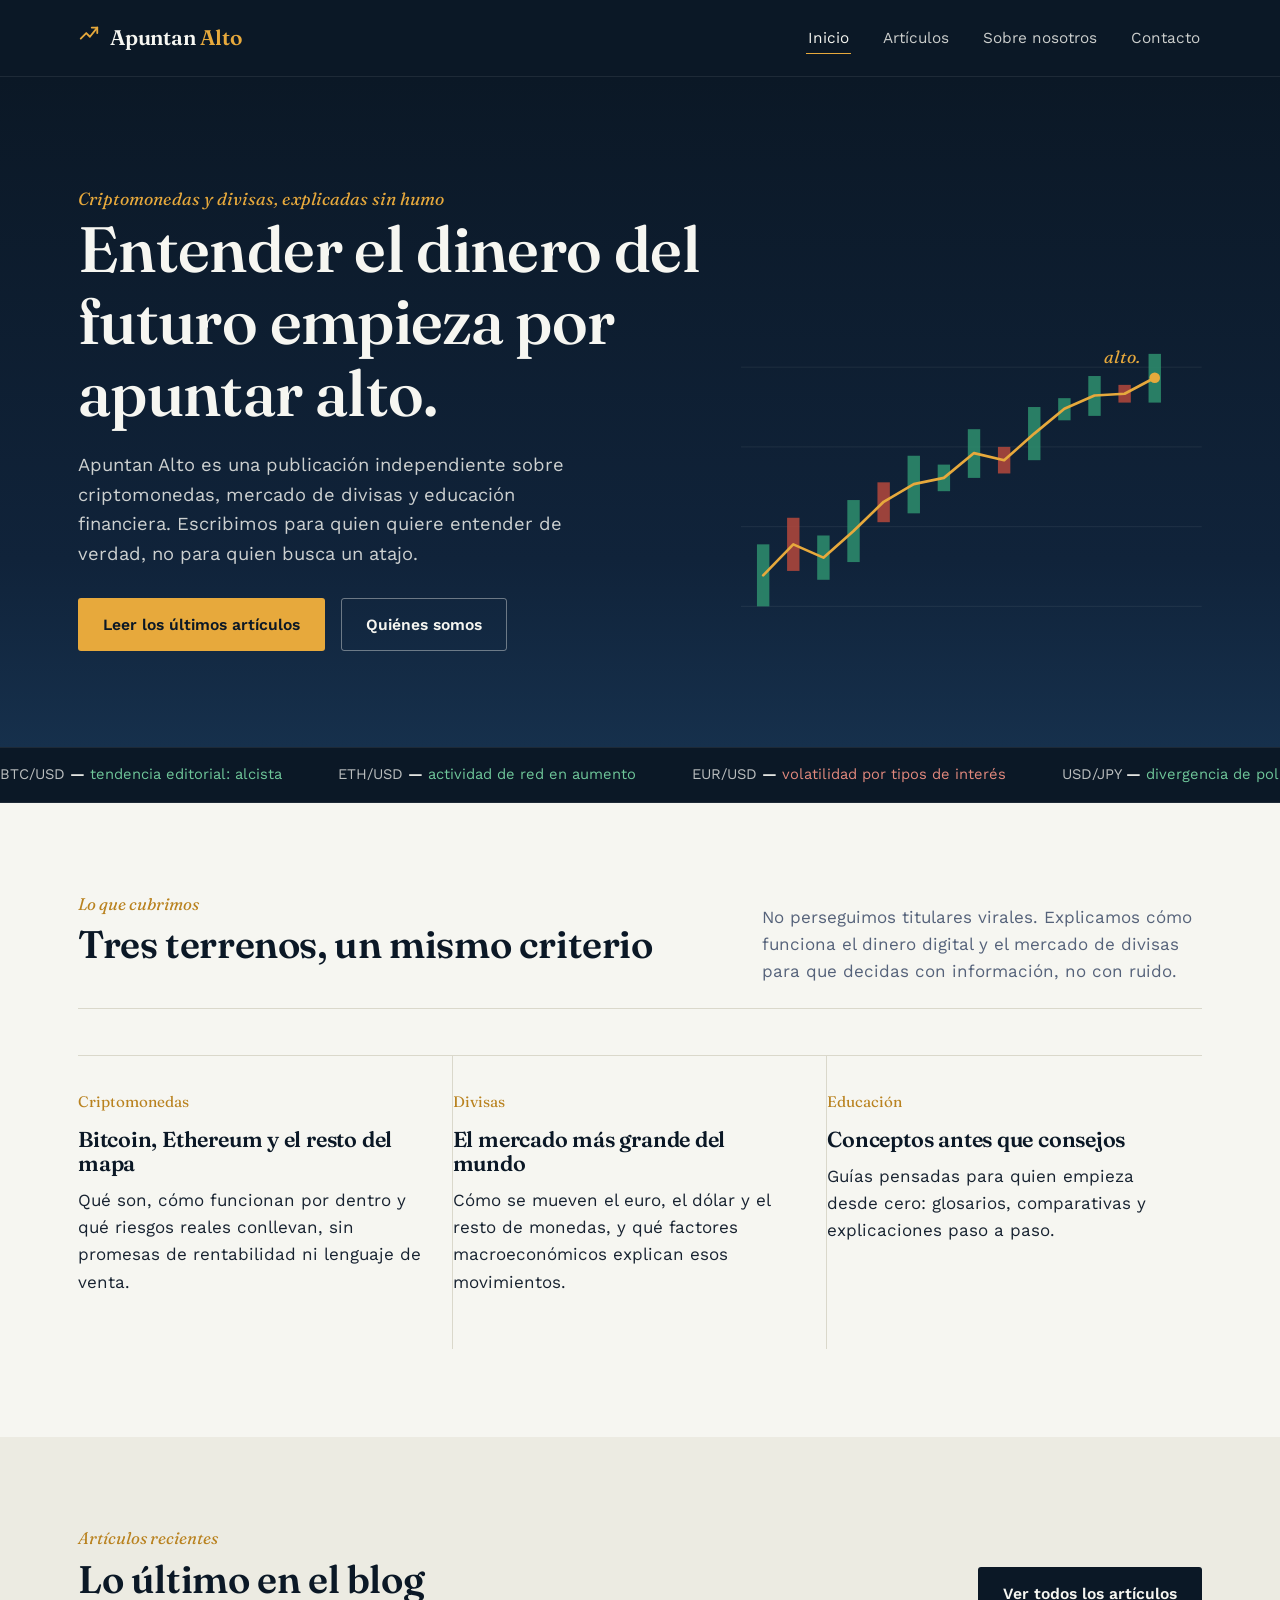
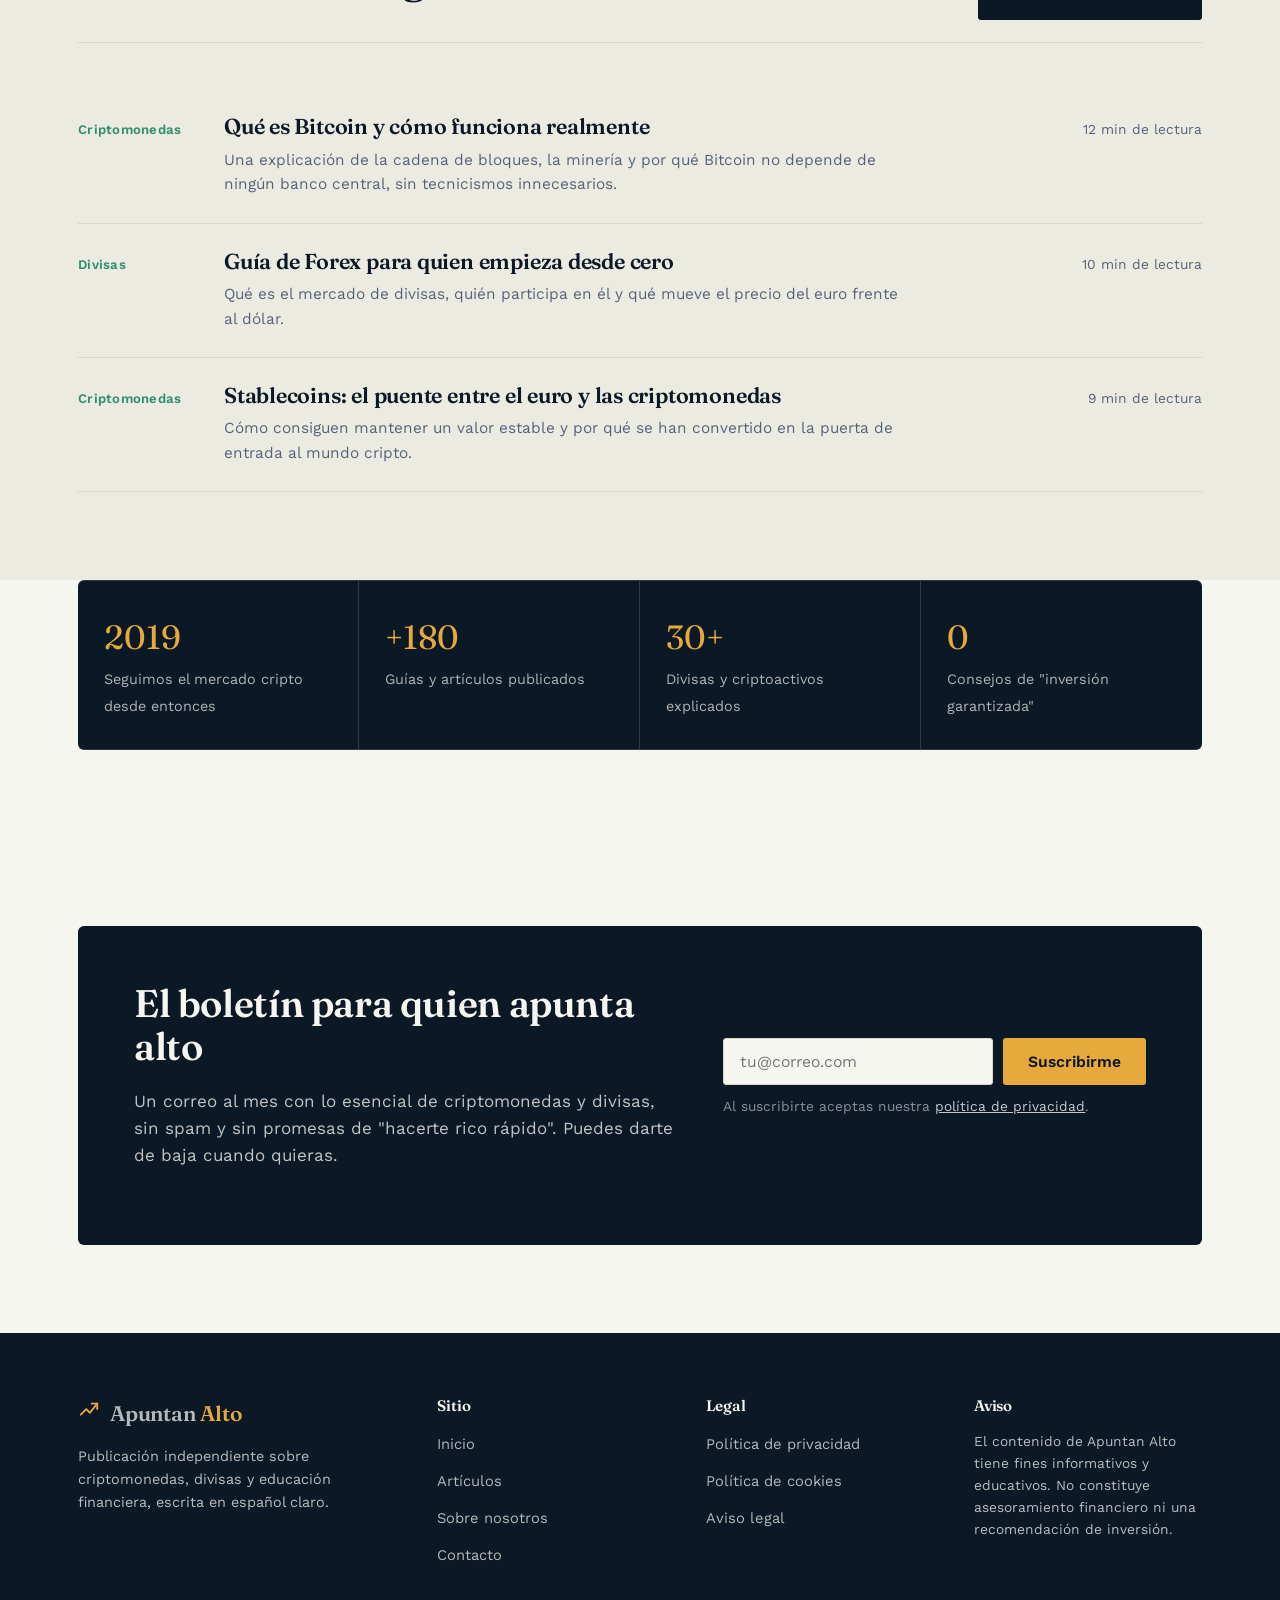
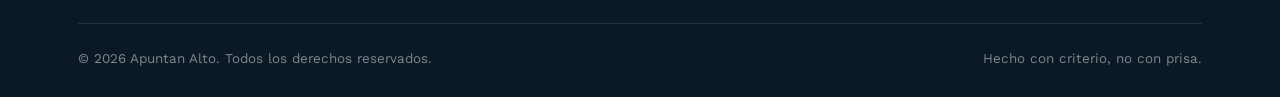
<file: index.html>
<!DOCTYPE html>
<html lang="es">
<head>
<meta charset="UTF-8">
<meta name="viewport" content="width=device-width, initial-scale=1">
<title>Apuntan Alto — Criptomonedas, divisas y educación financiera</title>
<meta name="description" content="Apuntan Alto es una publicación independiente sobre criptomonedas, mercado de divisas y educación financiera, escrita en español claro y sin promesas vacías.">
<link rel="canonical" href="https://www.apuntanalto.com/">
<meta property="og:type" content="website">
<meta property="og:title" content="Apuntan Alto — Criptomonedas, divisas y educación financiera">
<meta property="og:description" content="Análisis y guías claras sobre criptomonedas y divisas, sin promesas vacías ni ruido.">
<meta property="og:url" content="https://www.apuntanalto.com/">
<meta name="twitter:card" content="summary_large_image">
<link rel="icon" href="data:image/svg+xml,%3Csvg xmlns='http://www.w3.org/2000/svg' viewBox='0 0 24 24'%3E%3Crect width='24' height='24' rx='5' fill='%230B1826'/%3E%3Cpath d='M4 17L10 11L14 15L20 6' stroke='%23E7A93C' stroke-width='2.2' fill='none' stroke-linecap='round' stroke-linejoin='round'/%3E%3C/svg%3E">
<link rel="preconnect" href="https://fonts.googleapis.com">
<link rel="preconnect" href="https://fonts.gstatic.com" crossorigin>
<link href="https://fonts.googleapis.com/css2?family=Fraunces:ital,wght@0,400;0,560;0,600;1,500&family=Work+Sans:wght@400;500;600;700&display=swap" rel="stylesheet">
<link rel="stylesheet" href="css/style.css">
</head>
<body>
<a class="skip-link" href="#contenido">Saltar al contenido</a>

<header class="site-header">
  <div class="container">
    <a href="index.html" class="brand">
      <svg class="brand-mark" viewBox="0 0 24 24" fill="none" aria-hidden="true">
        <path d="M3 17L9 11L13 15L21 5" stroke="#E7A93C" stroke-width="2" stroke-linecap="round" stroke-linejoin="round"/>
        <path d="M15 5H21V11" stroke="#E7A93C" stroke-width="2" stroke-linecap="round" stroke-linejoin="round"/>
      </svg>
      <span class="brand-word">Apuntan <b>Alto</b></span>
    </a>
    <nav class="main-nav" aria-label="Navegación principal">
      <ul>
        <li><a href="index.html" aria-current="page">Inicio</a></li>
        <li><a href="articulos/index.html">Artículos</a></li>
        <li><a href="sobre-nosotros.html">Sobre nosotros</a></li>
        <li><a href="contacto.html">Contacto</a></li>
      </ul>
    </nav>
    <button class="nav-toggle" aria-label="Abrir menú" aria-expanded="false">☰</button>
  </div>
</header>

<main id="contenido">

  <section class="hero">
    <div class="container">
      <div>
        <span class="hero-eyebrow">Criptomonedas y divisas, explicadas sin humo</span>
        <h1>Entender el dinero&nbsp;del futuro empieza por apuntar alto.</h1>
        <p class="hero-lede">Apuntan Alto es una publicación independiente sobre criptomonedas, mercado de divisas y educación financiera. Escribimos para quien quiere entender de verdad, no para quien busca un atajo.</p>
        <div class="hero-cta">
          <a href="articulos/index.html" class="btn btn-gold">Leer los últimos artículos</a>
          <a href="sobre-nosotros.html" class="btn btn-outline">Quiénes somos</a>
        </div>
      </div>
      <svg class="hero-chart" viewBox="0 0 520 380" fill="none" aria-hidden="true">
        <line x1="0" y1="60" x2="520" y2="60" stroke="rgba(246,246,241,0.08)"/>
        <line x1="0" y1="150" x2="520" y2="150" stroke="rgba(246,246,241,0.08)"/>
        <line x1="0" y1="240" x2="520" y2="240" stroke="rgba(246,246,241,0.08)"/>
        <line x1="0" y1="330" x2="520" y2="330" stroke="rgba(246,246,241,0.08)"/>
        <g opacity="0.85">
          <rect x="18" y="260" width="14" height="70" fill="#2E8F6E"/>
          <rect x="52" y="230" width="14" height="60" fill="#B4483C"/>
          <rect x="86" y="250" width="14" height="50" fill="#2E8F6E"/>
          <rect x="120" y="210" width="14" height="70" fill="#2E8F6E"/>
          <rect x="154" y="190" width="14" height="45" fill="#B4483C"/>
          <rect x="188" y="160" width="14" height="65" fill="#2E8F6E"/>
          <rect x="222" y="170" width="14" height="30" fill="#2E8F6E"/>
          <rect x="256" y="130" width="14" height="55" fill="#2E8F6E"/>
          <rect x="290" y="150" width="14" height="30" fill="#B4483C"/>
          <rect x="324" y="105" width="14" height="60" fill="#2E8F6E"/>
          <rect x="358" y="95" width="14" height="25" fill="#2E8F6E"/>
          <rect x="392" y="70" width="14" height="45" fill="#2E8F6E"/>
          <rect x="426" y="80" width="14" height="20" fill="#B4483C"/>
          <rect x="460" y="45" width="14" height="55" fill="#2E8F6E"/>
        </g>
        <polyline points="25,295 59,260 93,275 127,245 161,212 195,192 229,185 263,157 297,165 331,135 365,107 399,92 433,90 467,72"
                  fill="none" stroke="#E7A93C" stroke-width="3" stroke-linecap="round" stroke-linejoin="round"/>
        <circle cx="467" cy="72" r="6" fill="#E7A93C"/>
        <text x="410" y="55" fill="#E7A93C" font-family="Fraunces, serif" font-size="20" font-style="italic">alto.</text>
      </svg>
    </div>
  </section>

  <div class="ticker-strip" role="note" aria-label="Referencias orientativas de mercado, no son cotizaciones en vivo">
    <div class="ticker-track">
      <span class="ticker-item">BTC/USD <b>—</b> <span class="up">tendencia editorial: alcista</span></span>
      <span class="ticker-item">ETH/USD <b>—</b> <span class="up">actividad de red en aumento</span></span>
      <span class="ticker-item">EUR/USD <b>—</b> <span class="down">volatilidad por tipos de interés</span></span>
      <span class="ticker-item">USD/JPY <b>—</b> <span class="up">divergencia de política monetaria</span></span>
      <span class="ticker-item">Stablecoins <b>—</b> <span class="up">adopción en pagos transfronterizos</span></span>
      <span class="ticker-item">BTC/USD <b>—</b> <span class="up">tendencia editorial: alcista</span></span>
      <span class="ticker-item">ETH/USD <b>—</b> <span class="up">actividad de red en aumento</span></span>
      <span class="ticker-item">EUR/USD <b>—</b> <span class="down">volatilidad por tipos de interés</span></span>
      <span class="ticker-item">USD/JPY <b>—</b> <span class="up">divergencia de política monetaria</span></span>
      <span class="ticker-item">Stablecoins <b>—</b> <span class="up">adopción en pagos transfronterizos</span></span>
    </div>
  </div>

  <section>
    <div class="container">
      <div class="section-head">
        <div>
          <span class="kicker">Lo que cubrimos</span>
          <h2>Tres terrenos, un mismo criterio</h2>
        </div>
        <p>No perseguimos titulares virales. Explicamos cómo funciona el dinero digital y el mercado de divisas para que decidas con información, no con ruido.</p>
      </div>
      <div class="pillars">
        <div class="pillar">
          <span class="num">Criptomonedas</span>
          <h3>Bitcoin, Ethereum y el resto del mapa</h3>
          <p>Qué son, cómo funcionan por dentro y qué riesgos reales conllevan, sin promesas de rentabilidad ni lenguaje de venta.</p>
        </div>
        <div class="pillar">
          <span class="num">Divisas</span>
          <h3>El mercado más grande del mundo</h3>
          <p>Cómo se mueven el euro, el dólar y el resto de monedas, y qué factores macroeconómicos explican esos movimientos.</p>
        </div>
        <div class="pillar">
          <span class="num">Educación</span>
          <h3>Conceptos antes que consejos</h3>
          <p>Guías pensadas para quien empieza desde cero: glosarios, comparativas y explicaciones paso a paso.</p>
        </div>
      </div>
    </div>
  </section>

  <section class="section-dim">
    <div class="container">
      <div class="section-head">
        <div>
          <span class="kicker">Artículos recientes</span>
          <h2>Lo último en el blog</h2>
        </div>
        <a href="articulos/index.html" class="btn btn-dark">Ver todos los artículos</a>
      </div>

      <a class="article-row" href="articulos/que-es-bitcoin.html">
        <span class="tag">Criptomonedas</span>
        <div>
          <h3>Qué es Bitcoin y cómo funciona realmente</h3>
          <p class="excerpt">Una explicación de la cadena de bloques, la minería y por qué Bitcoin no depende de ningún banco central, sin tecnicismos innecesarios.</p>
        </div>
        <span class="meta">12 min de lectura</span>
      </a>

      <a class="article-row" href="articulos/guia-forex-principiantes.html">
        <span class="tag">Divisas</span>
        <div>
          <h3>Guía de Forex para quien empieza desde cero</h3>
          <p class="excerpt">Qué es el mercado de divisas, quién participa en él y qué mueve el precio del euro frente al dólar.</p>
        </div>
        <span class="meta">10 min de lectura</span>
      </a>

      <a class="article-row" href="articulos/stablecoins-explicadas.html">
        <span class="tag">Criptomonedas</span>
        <div>
          <h3>Stablecoins: el puente entre el euro y las criptomonedas</h3>
          <p class="excerpt">Cómo consiguen mantener un valor estable y por qué se han convertido en la puerta de entrada al mundo cripto.</p>
        </div>
        <span class="meta">9 min de lectura</span>
      </a>
    </div>
  </section>

  <section style="padding-top:0;">
    <div class="container">
      <div class="stats" style="background:var(--ink-900); color:var(--paper); border-radius:var(--radius-m); overflow:hidden;">
        <div class="stat">
          <span class="value">2019</span>
          <span class="label">Seguimos el mercado cripto desde entonces</span>
        </div>
        <div class="stat">
          <span class="value">+180</span>
          <span class="label">Guías y artículos publicados</span>
        </div>
        <div class="stat">
          <span class="value">30+</span>
          <span class="label">Divisas y criptoactivos explicados</span>
        </div>
        <div class="stat">
          <span class="value">0</span>
          <span class="label">Consejos de "inversión garantizada"</span>
        </div>
      </div>
    </div>
  </section>

  <section>
    <div class="container">
      <div class="callout">
        <div>
          <h2 style="color:var(--paper);">El boletín para quien apunta alto</h2>
          <p style="color:rgba(246,246,241,0.78);">Un correo al mes con lo esencial de criptomonedas y divisas, sin spam y sin promesas de "hacerte rico rápido". Puedes darte de baja cuando quieras.</p>
        </div>
        <form data-local-form data-success-message="Gracias por suscribirte. Revisa tu correo para confirmar." novalidate>
          <div class="field-row">
            <label class="visually-hidden" for="newsletter-email" style="position:absolute; left:-9999px;">Correo electrónico</label>
            <input type="email" id="newsletter-email" placeholder="tu@correo.com" required>
            <button type="submit" class="btn btn-gold">Suscribirme</button>
          </div>
          <p class="status-msg" role="status" style="color:var(--gold);"></p>
          <p class="form-note" style="color:rgba(246,246,241,0.55);">Al suscribirte aceptas nuestra <a href="politica-privacidad.html" style="color:rgba(246,246,241,0.8);">política de privacidad</a>.</p>
        </form>
      </div>
    </div>
  </section>

</main>

<footer class="site-footer">
  <div class="container">
    <div class="footer-grid">
      <div>
        <a href="index.html" class="brand" style="margin-bottom:14px; display:inline-flex;">
          <svg class="brand-mark" viewBox="0 0 24 24" fill="none" aria-hidden="true">
            <path d="M3 17L9 11L13 15L21 5" stroke="#E7A93C" stroke-width="2" stroke-linecap="round" stroke-linejoin="round"/>
            <path d="M15 5H21V11" stroke="#E7A93C" stroke-width="2" stroke-linecap="round" stroke-linejoin="round"/>
          </svg>
          <span class="brand-word">Apuntan <b>Alto</b></span>
        </a>
        <p style="max-width:32ch; font-size:0.9rem;">Publicación independiente sobre criptomonedas, divisas y educación financiera, escrita en español claro.</p>
      </div>
      <div>
        <h4>Sitio</h4>
        <ul>
          <li><a href="index.html">Inicio</a></li>
          <li><a href="articulos/index.html">Artículos</a></li>
          <li><a href="sobre-nosotros.html">Sobre nosotros</a></li>
          <li><a href="contacto.html">Contacto</a></li>
        </ul>
      </div>
      <div>
        <h4>Legal</h4>
        <ul>
          <li><a href="politica-privacidad.html">Política de privacidad</a></li>
          <li><a href="politica-cookies.html">Política de cookies</a></li>
          <li><a href="aviso-legal.html">Aviso legal</a></li>
        </ul>
      </div>
      <div>
        <h4>Aviso</h4>
        <p style="font-size:0.86rem;">El contenido de Apuntan Alto tiene fines informativos y educativos. No constituye asesoramiento financiero ni una recomendación de inversión.</p>
      </div>
    </div>
    <div class="footer-bottom">
      <span>© <span data-year>2026</span> Apuntan Alto. Todos los derechos reservados.</span>
      <span>Hecho con criterio, no con prisa.</span>
    </div>
  </div>
</footer>

<script src="js/main.js"></script>
</body>
</html>
</file>
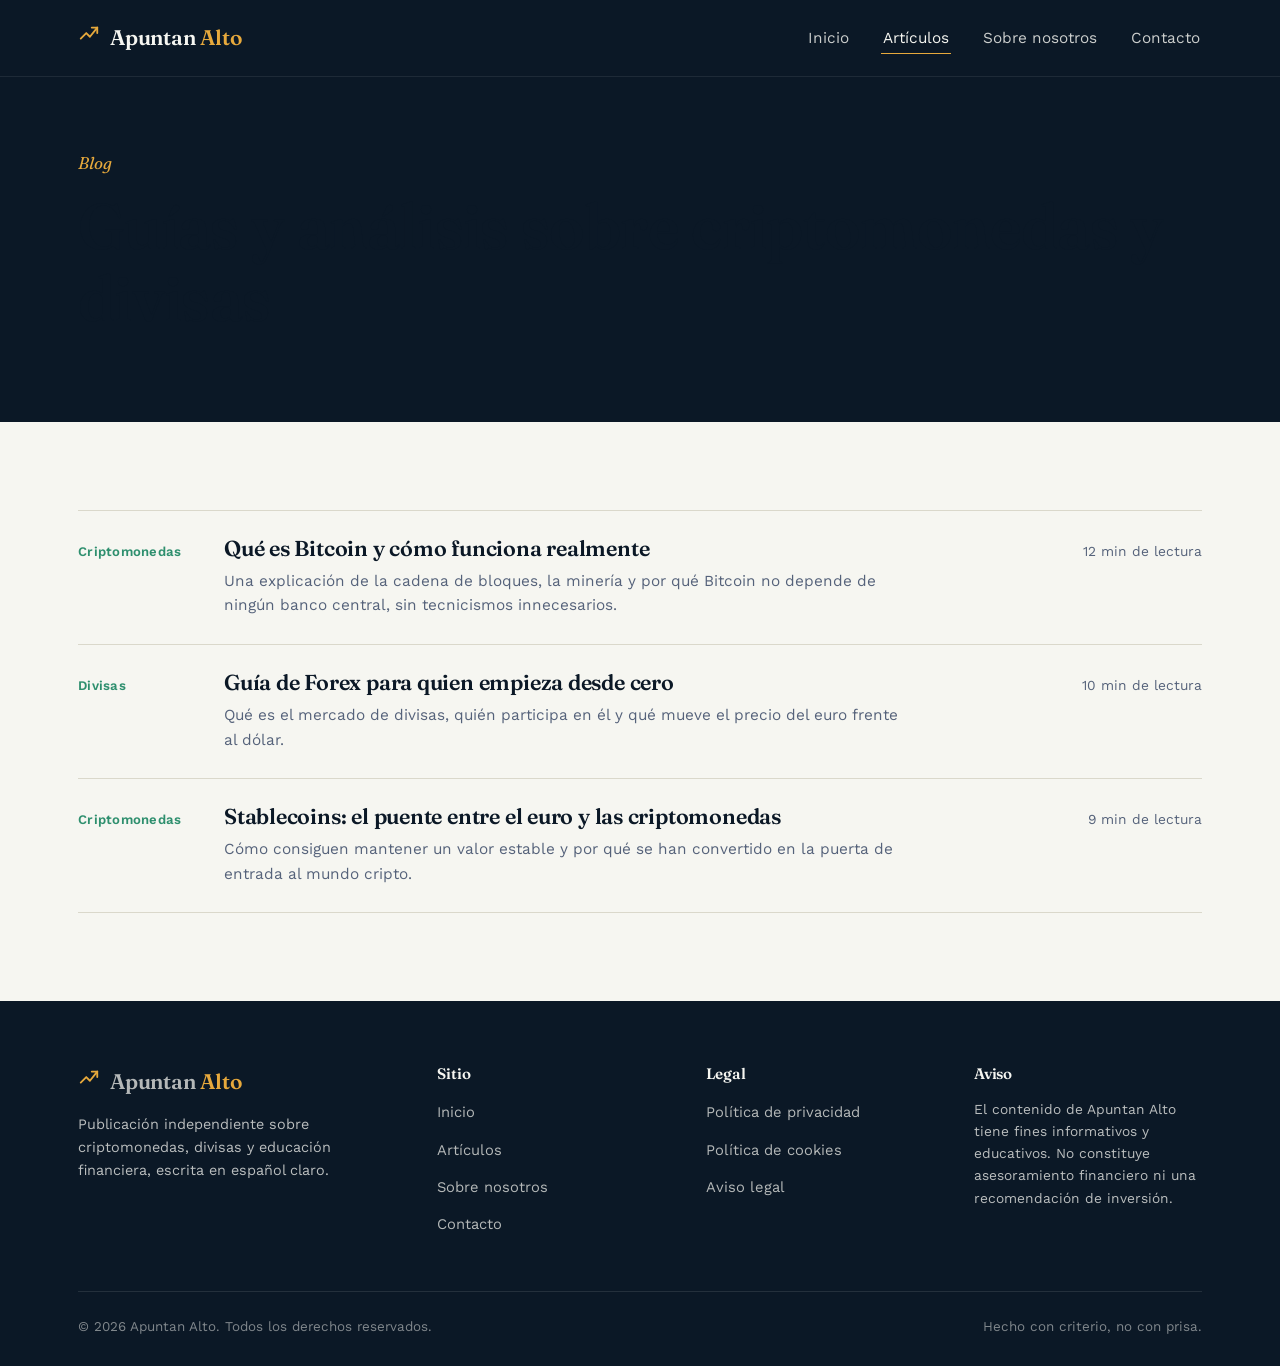
<file: articulos/index.html>
<!DOCTYPE html>
<html lang="es">
<head>
<meta charset="UTF-8">
<meta name="viewport" content="width=device-width, initial-scale=1">
<title>Artículos — Apuntan Alto</title>
<meta name="description" content="Guías y análisis sobre criptomonedas, divisas y educación financiera, escritos en español claro.">
<link rel="canonical" href="https://www.apuntanalto.com/articulos/index.html">
<link rel="icon" href="data:image/svg+xml,%3Csvg xmlns='http://www.w3.org/2000/svg' viewBox='0 0 24 24'%3E%3Crect width='24' height='24' rx='5' fill='%230B1826'/%3E%3Cpath d='M4 17L10 11L14 15L20 6' stroke='%23E7A93C' stroke-width='2.2' fill='none' stroke-linecap='round' stroke-linejoin='round'/%3E%3C/svg%3E">
<link rel="preconnect" href="https://fonts.googleapis.com">
<link rel="preconnect" href="https://fonts.gstatic.com" crossorigin>
<link href="https://fonts.googleapis.com/css2?family=Fraunces:ital,wght@0,400;0,560;0,600;1,500&family=Work+Sans:wght@400;500;600;700&display=swap" rel="stylesheet">
<link rel="stylesheet" href="../css/style.css">
</head>
<body>
<a class="skip-link" href="#contenido">Saltar al contenido</a>
<header class="site-header">
  <div class="container">
    <a href="../index.html" class="brand">
      <svg class="brand-mark" viewBox="0 0 24 24" fill="none" aria-hidden="true">
        <path d="M3 17L9 11L13 15L21 5" stroke="#E7A93C" stroke-width="2" stroke-linecap="round" stroke-linejoin="round"/>
        <path d="M15 5H21V11" stroke="#E7A93C" stroke-width="2" stroke-linecap="round" stroke-linejoin="round"/>
      </svg>
      <span class="brand-word">Apuntan <b>Alto</b></span>
    </a>
    <nav class="main-nav" aria-label="Navegación principal">
      <ul>
        <li><a href="../index.html">Inicio</a></li>
        <li><a href="index.html" aria-current="page">Artículos</a></li>
        <li><a href="../sobre-nosotros.html">Sobre nosotros</a></li>
        <li><a href="../contacto.html">Contacto</a></li>
      </ul>
    </nav>
    <button class="nav-toggle" aria-label="Abrir menú" aria-expanded="false">☰</button>
  </div>
</header>

<main id="contenido">
  <section class="page-hero">
    <div class="container">
      <span class="kicker">Blog</span>
      <h1>Guías y análisis sobre criptomonedas y divisas</h1>
    </div>
  </section>

  <section>
    <div class="container">
      <a class="article-row" href="que-es-bitcoin.html">
        <span class="tag">Criptomonedas</span>
        <div>
          <h3>Qué es Bitcoin y cómo funciona realmente</h3>
          <p class="excerpt">Una explicación de la cadena de bloques, la minería y por qué Bitcoin no depende de ningún banco central, sin tecnicismos innecesarios.</p>
        </div>
        <span class="meta">12 min de lectura</span>
      </a>

      <a class="article-row" href="guia-forex-principiantes.html">
        <span class="tag">Divisas</span>
        <div>
          <h3>Guía de Forex para quien empieza desde cero</h3>
          <p class="excerpt">Qué es el mercado de divisas, quién participa en él y qué mueve el precio del euro frente al dólar.</p>
        </div>
        <span class="meta">10 min de lectura</span>
      </a>

      <a class="article-row" href="stablecoins-explicadas.html">
        <span class="tag">Criptomonedas</span>
        <div>
          <h3>Stablecoins: el puente entre el euro y las criptomonedas</h3>
          <p class="excerpt">Cómo consiguen mantener un valor estable y por qué se han convertido en la puerta de entrada al mundo cripto.</p>
        </div>
        <span class="meta">9 min de lectura</span>
      </a>
    </div>
  </section>
</main>

<footer class="site-footer">
  <div class="container">
    <div class="footer-grid">
      <div>
        <a href="../index.html" class="brand" style="margin-bottom:14px; display:inline-flex;">
          <svg class="brand-mark" viewBox="0 0 24 24" fill="none" aria-hidden="true">
            <path d="M3 17L9 11L13 15L21 5" stroke="#E7A93C" stroke-width="2" stroke-linecap="round" stroke-linejoin="round"/>
            <path d="M15 5H21V11" stroke="#E7A93C" stroke-width="2" stroke-linecap="round" stroke-linejoin="round"/>
          </svg>
          <span class="brand-word">Apuntan <b>Alto</b></span>
        </a>
        <p style="max-width:32ch; font-size:0.9rem;">Publicación independiente sobre criptomonedas, divisas y educación financiera, escrita en español claro.</p>
      </div>
      <div>
        <h4>Sitio</h4>
        <ul>
          <li><a href="../index.html">Inicio</a></li>
          <li><a href="index.html">Artículos</a></li>
          <li><a href="../sobre-nosotros.html">Sobre nosotros</a></li>
          <li><a href="../contacto.html">Contacto</a></li>
        </ul>
      </div>
      <div>
        <h4>Legal</h4>
        <ul>
          <li><a href="../politica-privacidad.html">Política de privacidad</a></li>
          <li><a href="../politica-cookies.html">Política de cookies</a></li>
          <li><a href="../aviso-legal.html">Aviso legal</a></li>
        </ul>
      </div>
      <div>
        <h4>Aviso</h4>
        <p style="font-size:0.86rem;">El contenido de Apuntan Alto tiene fines informativos y educativos. No constituye asesoramiento financiero ni una recomendación de inversión.</p>
      </div>
    </div>
    <div class="footer-bottom">
      <span>© <span data-year>2026</span> Apuntan Alto. Todos los derechos reservados.</span>
      <span>Hecho con criterio, no con prisa.</span>
    </div>
  </div>
</footer>
<script src="../js/main.js"></script>
</body>
</html>
</file>
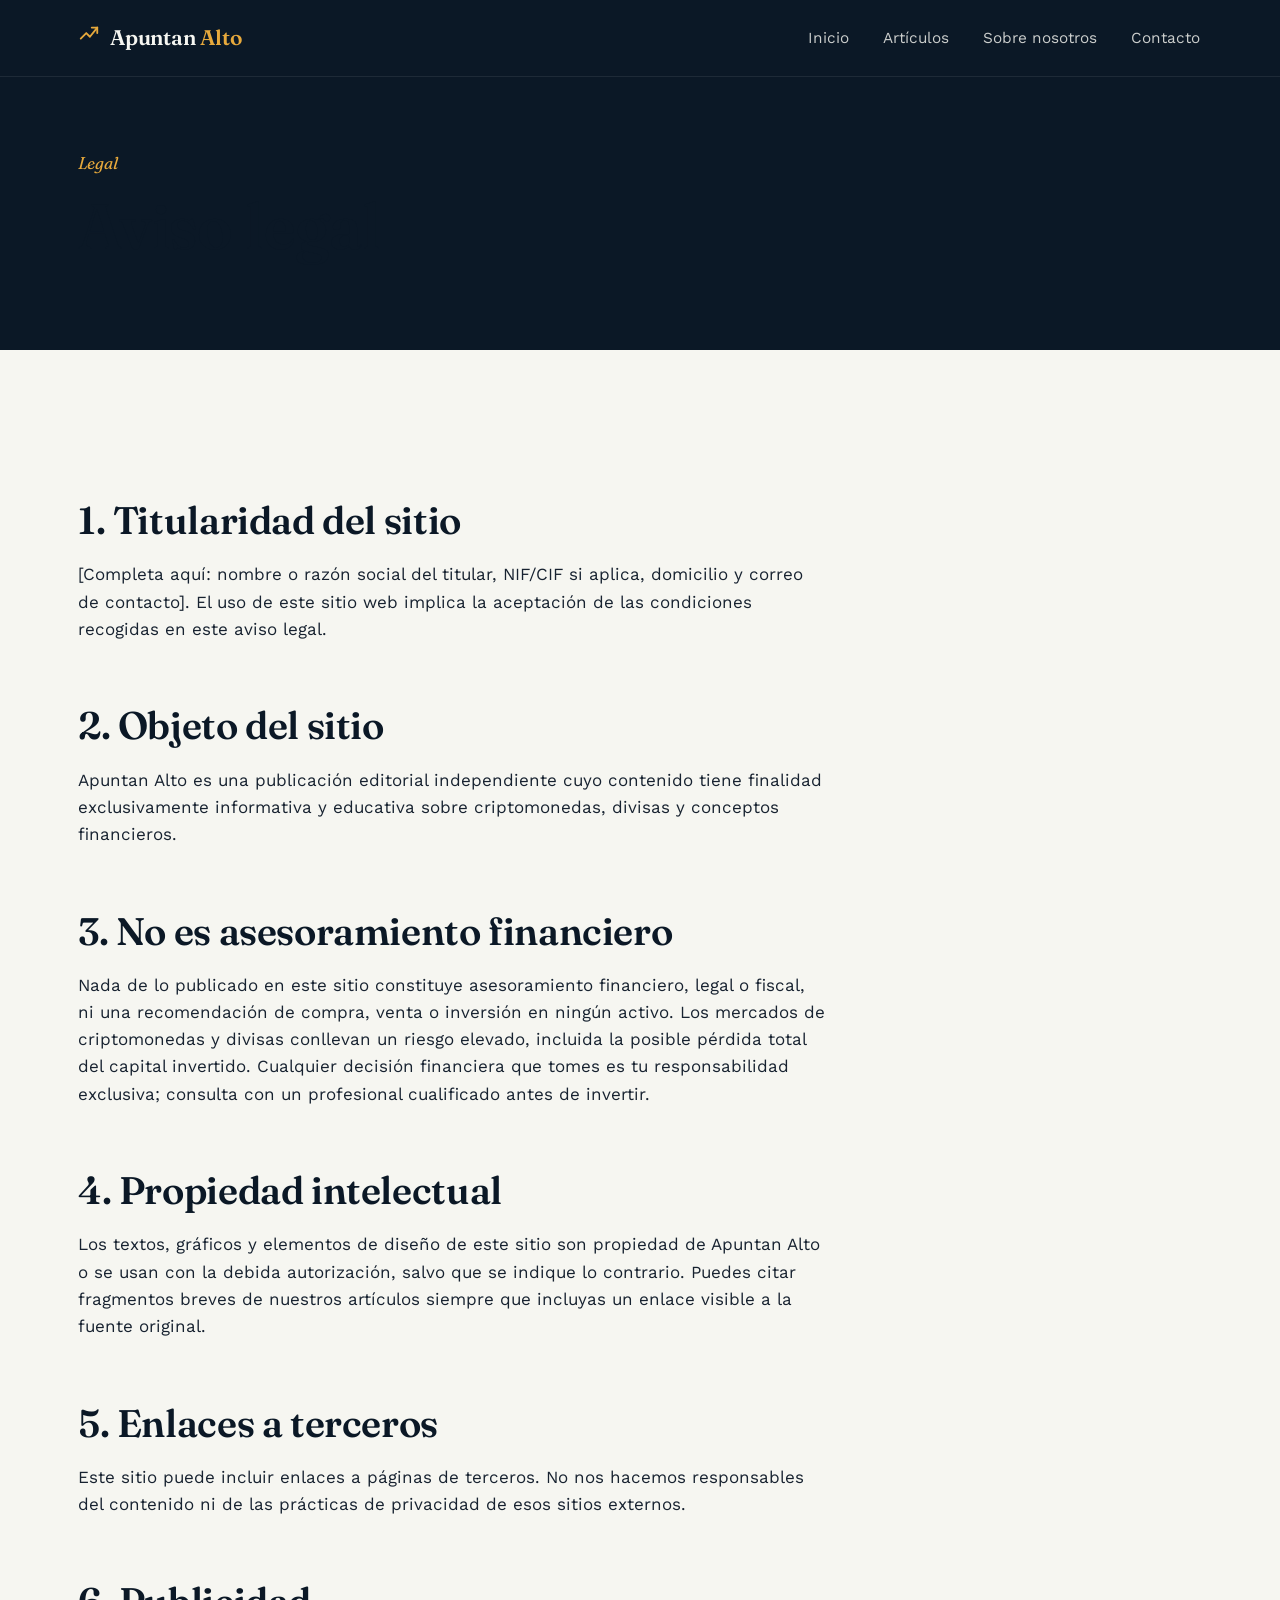
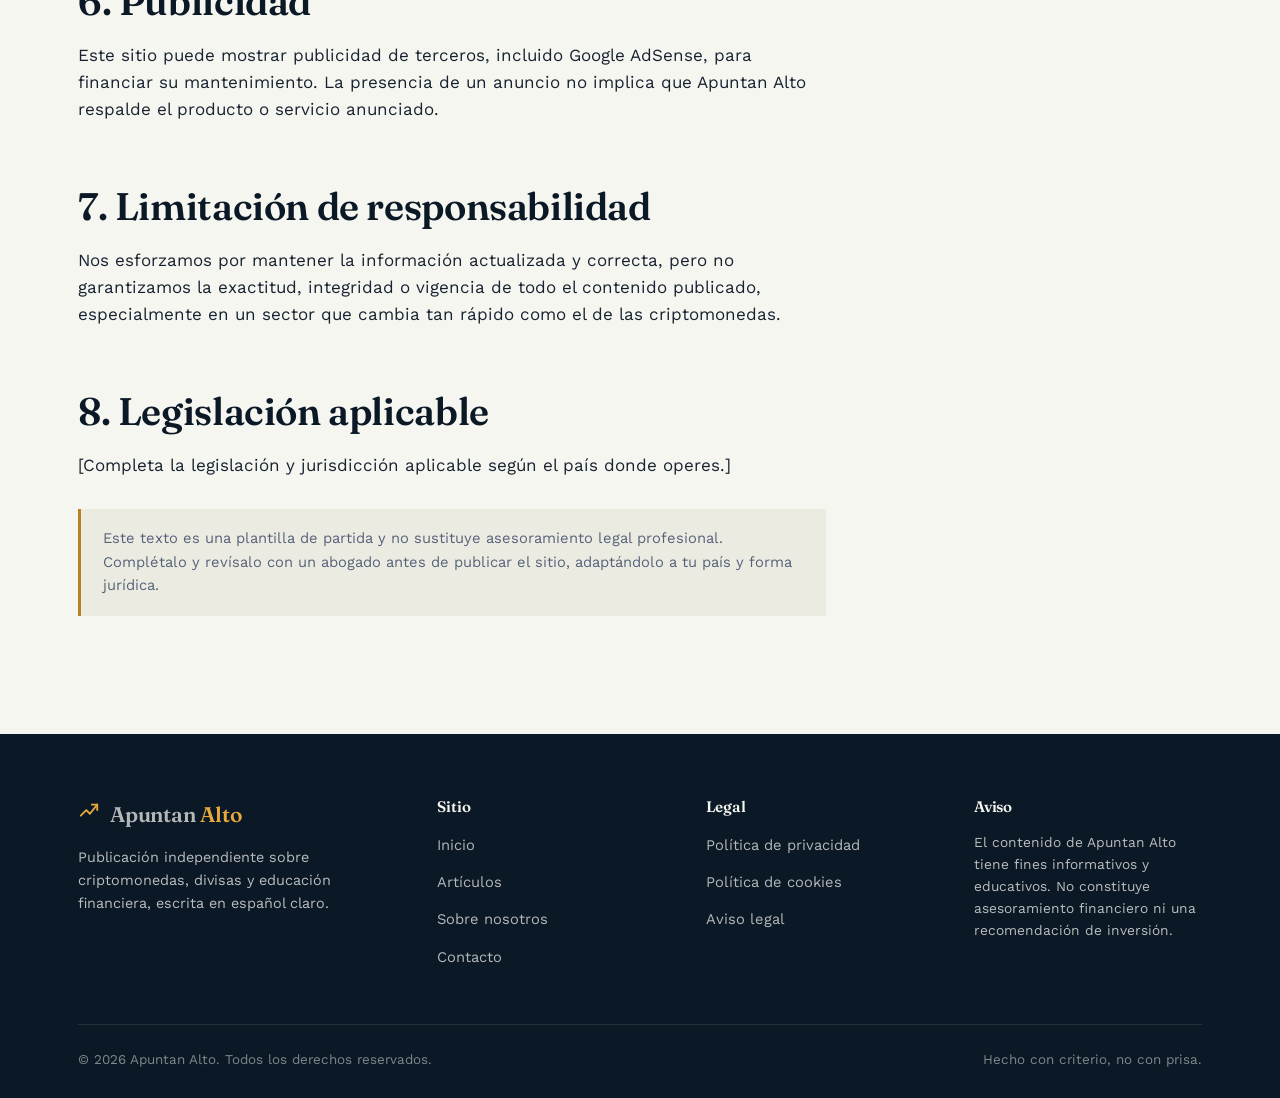
<file: aviso-legal.html>
<!DOCTYPE html>
<html lang="es">
<head>
<meta charset="UTF-8">
<meta name="viewport" content="width=device-width, initial-scale=1">
<title>Aviso legal — Apuntan Alto</title>
<meta name="description" content="Aviso legal y condiciones de uso del sitio web Apuntan Alto.">
<link rel="canonical" href="https://www.apuntanalto.com/aviso-legal.html">
<link rel="icon" href="data:image/svg+xml,%3Csvg xmlns='http://www.w3.org/2000/svg' viewBox='0 0 24 24'%3E%3Crect width='24' height='24' rx='5' fill='%230B1826'/%3E%3Cpath d='M4 17L10 11L14 15L20 6' stroke='%23E7A93C' stroke-width='2.2' fill='none' stroke-linecap='round' stroke-linejoin='round'/%3E%3C/svg%3E">
<link rel="preconnect" href="https://fonts.googleapis.com">
<link rel="preconnect" href="https://fonts.gstatic.com" crossorigin>
<link href="https://fonts.googleapis.com/css2?family=Fraunces:ital,wght@0,400;0,560;0,600;1,500&family=Work+Sans:wght@400;500;600;700&display=swap" rel="stylesheet">
<link rel="stylesheet" href="css/style.css">
</head>
<body>
<a class="skip-link" href="#contenido">Saltar al contenido</a>
<header class="site-header">
  <div class="container">
    <a href="index.html" class="brand">
      <svg class="brand-mark" viewBox="0 0 24 24" fill="none" aria-hidden="true">
        <path d="M3 17L9 11L13 15L21 5" stroke="#E7A93C" stroke-width="2" stroke-linecap="round" stroke-linejoin="round"/>
        <path d="M15 5H21V11" stroke="#E7A93C" stroke-width="2" stroke-linecap="round" stroke-linejoin="round"/>
      </svg>
      <span class="brand-word">Apuntan <b>Alto</b></span>
    </a>
    <nav class="main-nav" aria-label="Navegación principal">
      <ul>
        <li><a href="index.html">Inicio</a></li>
        <li><a href="articulos/index.html">Artículos</a></li>
        <li><a href="sobre-nosotros.html">Sobre nosotros</a></li>
        <li><a href="contacto.html">Contacto</a></li>
      </ul>
    </nav>
    <button class="nav-toggle" aria-label="Abrir menú" aria-expanded="false">☰</button>
  </div>
</header>

<main id="contenido">
  <section class="page-hero">
    <div class="container">
      <span class="kicker">Legal</span>
      <h1>Aviso legal</h1>
    </div>
  </section>

  <section>
    <div class="container">
      <div class="prose">
        <h2>1. Titularidad del sitio</h2>
        <p>[Completa aquí: nombre o razón social del titular, NIF/CIF si aplica, domicilio y correo de contacto]. El uso de este sitio web implica la aceptación de las condiciones recogidas en este aviso legal.</p>

        <h2>2. Objeto del sitio</h2>
        <p>Apuntan Alto es una publicación editorial independiente cuyo contenido tiene finalidad exclusivamente informativa y educativa sobre criptomonedas, divisas y conceptos financieros.</p>

        <h2>3. No es asesoramiento financiero</h2>
        <p>Nada de lo publicado en este sitio constituye asesoramiento financiero, legal o fiscal, ni una recomendación de compra, venta o inversión en ningún activo. Los mercados de criptomonedas y divisas conllevan un riesgo elevado, incluida la posible pérdida total del capital invertido. Cualquier decisión financiera que tomes es tu responsabilidad exclusiva; consulta con un profesional cualificado antes de invertir.</p>

        <h2>4. Propiedad intelectual</h2>
        <p>Los textos, gráficos y elementos de diseño de este sitio son propiedad de Apuntan Alto o se usan con la debida autorización, salvo que se indique lo contrario. Puedes citar fragmentos breves de nuestros artículos siempre que incluyas un enlace visible a la fuente original.</p>

        <h2>5. Enlaces a terceros</h2>
        <p>Este sitio puede incluir enlaces a páginas de terceros. No nos hacemos responsables del contenido ni de las prácticas de privacidad de esos sitios externos.</p>

        <h2>6. Publicidad</h2>
        <p>Este sitio puede mostrar publicidad de terceros, incluido Google AdSense, para financiar su mantenimiento. La presencia de un anuncio no implica que Apuntan Alto respalde el producto o servicio anunciado.</p>

        <h2>7. Limitación de responsabilidad</h2>
        <p>Nos esforzamos por mantener la información actualizada y correcta, pero no garantizamos la exactitud, integridad o vigencia de todo el contenido publicado, especialmente en un sector que cambia tan rápido como el de las criptomonedas.</p>

        <h2>8. Legislación aplicable</h2>
        <p>[Completa la legislación y jurisdicción aplicable según el país donde operes.]</p>

        <div class="disclaimer">
          Este texto es una plantilla de partida y no sustituye asesoramiento legal profesional. Complétalo y revísalo con un abogado antes de publicar el sitio, adaptándolo a tu país y forma jurídica.
        </div>
      </div>
    </div>
  </section>
</main>

<footer class="site-footer">
  <div class="container">
    <div class="footer-grid">
      <div>
        <a href="index.html" class="brand" style="margin-bottom:14px; display:inline-flex;">
          <svg class="brand-mark" viewBox="0 0 24 24" fill="none" aria-hidden="true">
            <path d="M3 17L9 11L13 15L21 5" stroke="#E7A93C" stroke-width="2" stroke-linecap="round" stroke-linejoin="round"/>
            <path d="M15 5H21V11" stroke="#E7A93C" stroke-width="2" stroke-linecap="round" stroke-linejoin="round"/>
          </svg>
          <span class="brand-word">Apuntan <b>Alto</b></span>
        </a>
        <p style="max-width:32ch; font-size:0.9rem;">Publicación independiente sobre criptomonedas, divisas y educación financiera, escrita en español claro.</p>
      </div>
      <div>
        <h4>Sitio</h4>
        <ul>
          <li><a href="index.html">Inicio</a></li>
          <li><a href="articulos/index.html">Artículos</a></li>
          <li><a href="sobre-nosotros.html">Sobre nosotros</a></li>
          <li><a href="contacto.html">Contacto</a></li>
        </ul>
      </div>
      <div>
        <h4>Legal</h4>
        <ul>
          <li><a href="politica-privacidad.html">Política de privacidad</a></li>
          <li><a href="politica-cookies.html">Política de cookies</a></li>
          <li><a href="aviso-legal.html">Aviso legal</a></li>
        </ul>
      </div>
      <div>
        <h4>Aviso</h4>
        <p style="font-size:0.86rem;">El contenido de Apuntan Alto tiene fines informativos y educativos. No constituye asesoramiento financiero ni una recomendación de inversión.</p>
      </div>
    </div>
    <div class="footer-bottom">
      <span>© <span data-year>2026</span> Apuntan Alto. Todos los derechos reservados.</span>
      <span>Hecho con criterio, no con prisa.</span>
    </div>
  </div>
</footer>
<script src="js/main.js"></script>
</body>
</html>
</file>
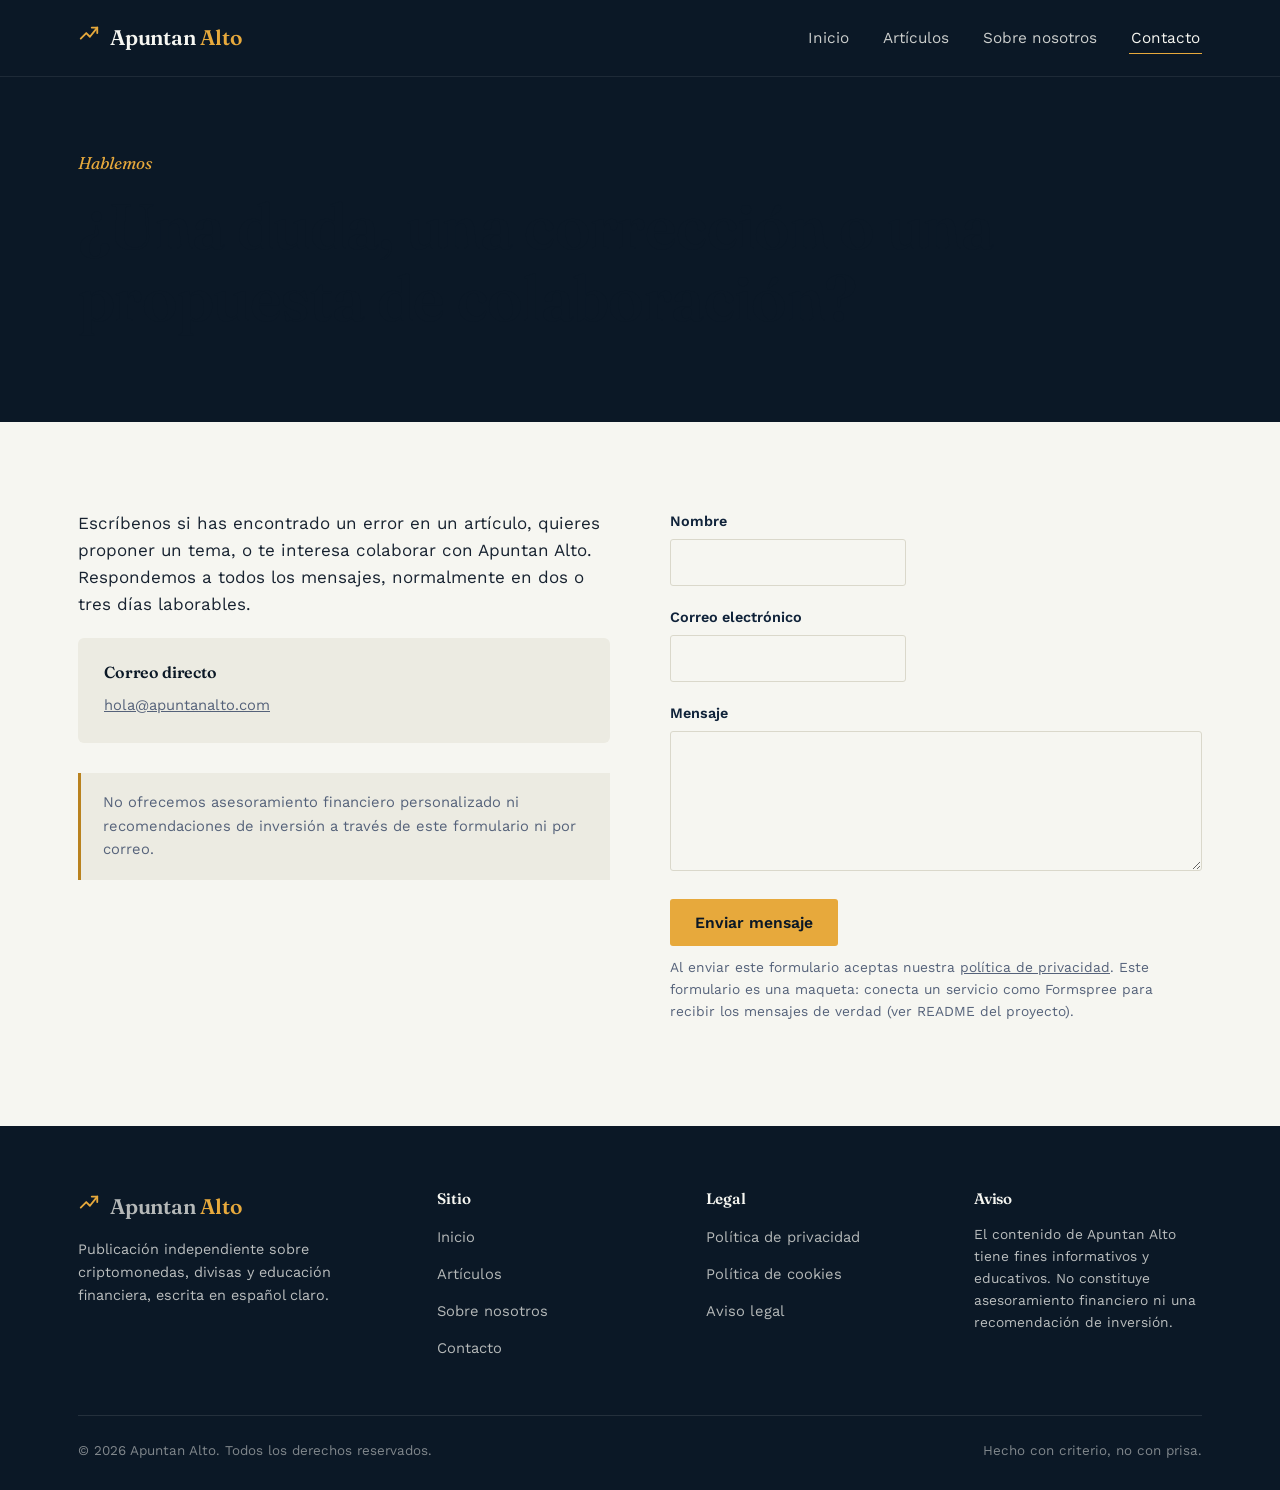
<file: contacto.html>
<!DOCTYPE html>
<html lang="es">
<head>
<meta charset="UTF-8">
<meta name="viewport" content="width=device-width, initial-scale=1">
<title>Contacto — Apuntan Alto</title>
<meta name="description" content="Ponte en contacto con el equipo de Apuntan Alto para consultas, correcciones o colaboraciones.">
<link rel="canonical" href="https://www.apuntanalto.com/contacto.html">
<link rel="icon" href="data:image/svg+xml,%3Csvg xmlns='http://www.w3.org/2000/svg' viewBox='0 0 24 24'%3E%3Crect width='24' height='24' rx='5' fill='%230B1826'/%3E%3Cpath d='M4 17L10 11L14 15L20 6' stroke='%23E7A93C' stroke-width='2.2' fill='none' stroke-linecap='round' stroke-linejoin='round'/%3E%3C/svg%3E">
<link rel="preconnect" href="https://fonts.googleapis.com">
<link rel="preconnect" href="https://fonts.gstatic.com" crossorigin>
<link href="https://fonts.googleapis.com/css2?family=Fraunces:ital,wght@0,400;0,560;0,600;1,500&family=Work+Sans:wght@400;500;600;700&display=swap" rel="stylesheet">
<link rel="stylesheet" href="css/style.css">
</head>
<body>
<a class="skip-link" href="#contenido">Saltar al contenido</a>
<header class="site-header">
  <div class="container">
    <a href="index.html" class="brand">
      <svg class="brand-mark" viewBox="0 0 24 24" fill="none" aria-hidden="true">
        <path d="M3 17L9 11L13 15L21 5" stroke="#E7A93C" stroke-width="2" stroke-linecap="round" stroke-linejoin="round"/>
        <path d="M15 5H21V11" stroke="#E7A93C" stroke-width="2" stroke-linecap="round" stroke-linejoin="round"/>
      </svg>
      <span class="brand-word">Apuntan <b>Alto</b></span>
    </a>
    <nav class="main-nav" aria-label="Navegación principal">
      <ul>
        <li><a href="index.html">Inicio</a></li>
        <li><a href="articulos/index.html">Artículos</a></li>
        <li><a href="sobre-nosotros.html">Sobre nosotros</a></li>
        <li><a href="contacto.html" aria-current="page">Contacto</a></li>
      </ul>
    </nav>
    <button class="nav-toggle" aria-label="Abrir menú" aria-expanded="false">☰</button>
  </div>
</header>

<main id="contenido">
  <section class="page-hero">
    <div class="container">
      <span class="kicker">Hablemos</span>
      <h1>¿Una duda, una corrección o una propuesta de colaboración?</h1>
    </div>
  </section>

  <section>
    <div class="container contact-grid">
      <div class="prose">
        <p>Escríbenos si has encontrado un error en un artículo, quieres proponer un tema, o te interesa colaborar con Apuntan Alto. Respondemos a todos los mensajes, normalmente en dos o tres días laborables.</p>
        <div class="side-box">
          <h4>Correo directo</h4>
          <p><a href="mailto:hola@apuntanalto.com">hola@apuntanalto.com</a></p>
        </div>
        <div class="disclaimer">
          No ofrecemos asesoramiento financiero personalizado ni recomendaciones de inversión a través de este formulario ni por correo.
        </div>
      </div>

      <form data-local-form data-success-message="Gracias por escribirnos. Te responderemos lo antes posible." novalidate>
        <div class="form-field">
          <label for="nombre">Nombre</label>
          <input type="text" id="nombre" name="nombre" required>
        </div>
        <div class="form-field">
          <label for="email">Correo electrónico</label>
          <input type="email" id="email" name="email" required>
        </div>
        <div class="form-field">
          <label for="mensaje">Mensaje</label>
          <textarea id="mensaje" name="mensaje" required></textarea>
        </div>
        <button type="submit" class="btn btn-gold">Enviar mensaje</button>
        <p class="status-msg" role="status" style="color:var(--green); font-weight:600;"></p>
        <p class="form-note">Al enviar este formulario aceptas nuestra <a href="politica-privacidad.html">política de privacidad</a>. Este formulario es una maqueta: conecta un servicio como Formspree para recibir los mensajes de verdad (ver README del proyecto).</p>
      </form>
    </div>
  </section>
</main>

<footer class="site-footer">
  <div class="container">
    <div class="footer-grid">
      <div>
        <a href="index.html" class="brand" style="margin-bottom:14px; display:inline-flex;">
          <svg class="brand-mark" viewBox="0 0 24 24" fill="none" aria-hidden="true">
            <path d="M3 17L9 11L13 15L21 5" stroke="#E7A93C" stroke-width="2" stroke-linecap="round" stroke-linejoin="round"/>
            <path d="M15 5H21V11" stroke="#E7A93C" stroke-width="2" stroke-linecap="round" stroke-linejoin="round"/>
          </svg>
          <span class="brand-word">Apuntan <b>Alto</b></span>
        </a>
        <p style="max-width:32ch; font-size:0.9rem;">Publicación independiente sobre criptomonedas, divisas y educación financiera, escrita en español claro.</p>
      </div>
      <div>
        <h4>Sitio</h4>
        <ul>
          <li><a href="index.html">Inicio</a></li>
          <li><a href="articulos/index.html">Artículos</a></li>
          <li><a href="sobre-nosotros.html">Sobre nosotros</a></li>
          <li><a href="contacto.html">Contacto</a></li>
        </ul>
      </div>
      <div>
        <h4>Legal</h4>
        <ul>
          <li><a href="politica-privacidad.html">Política de privacidad</a></li>
          <li><a href="politica-cookies.html">Política de cookies</a></li>
          <li><a href="aviso-legal.html">Aviso legal</a></li>
        </ul>
      </div>
      <div>
        <h4>Aviso</h4>
        <p style="font-size:0.86rem;">El contenido de Apuntan Alto tiene fines informativos y educativos. No constituye asesoramiento financiero ni una recomendación de inversión.</p>
      </div>
    </div>
    <div class="footer-bottom">
      <span>© <span data-year>2026</span> Apuntan Alto. Todos los derechos reservados.</span>
      <span>Hecho con criterio, no con prisa.</span>
    </div>
  </div>
</footer>
<script src="js/main.js"></script>
</body>
</html>
</file>
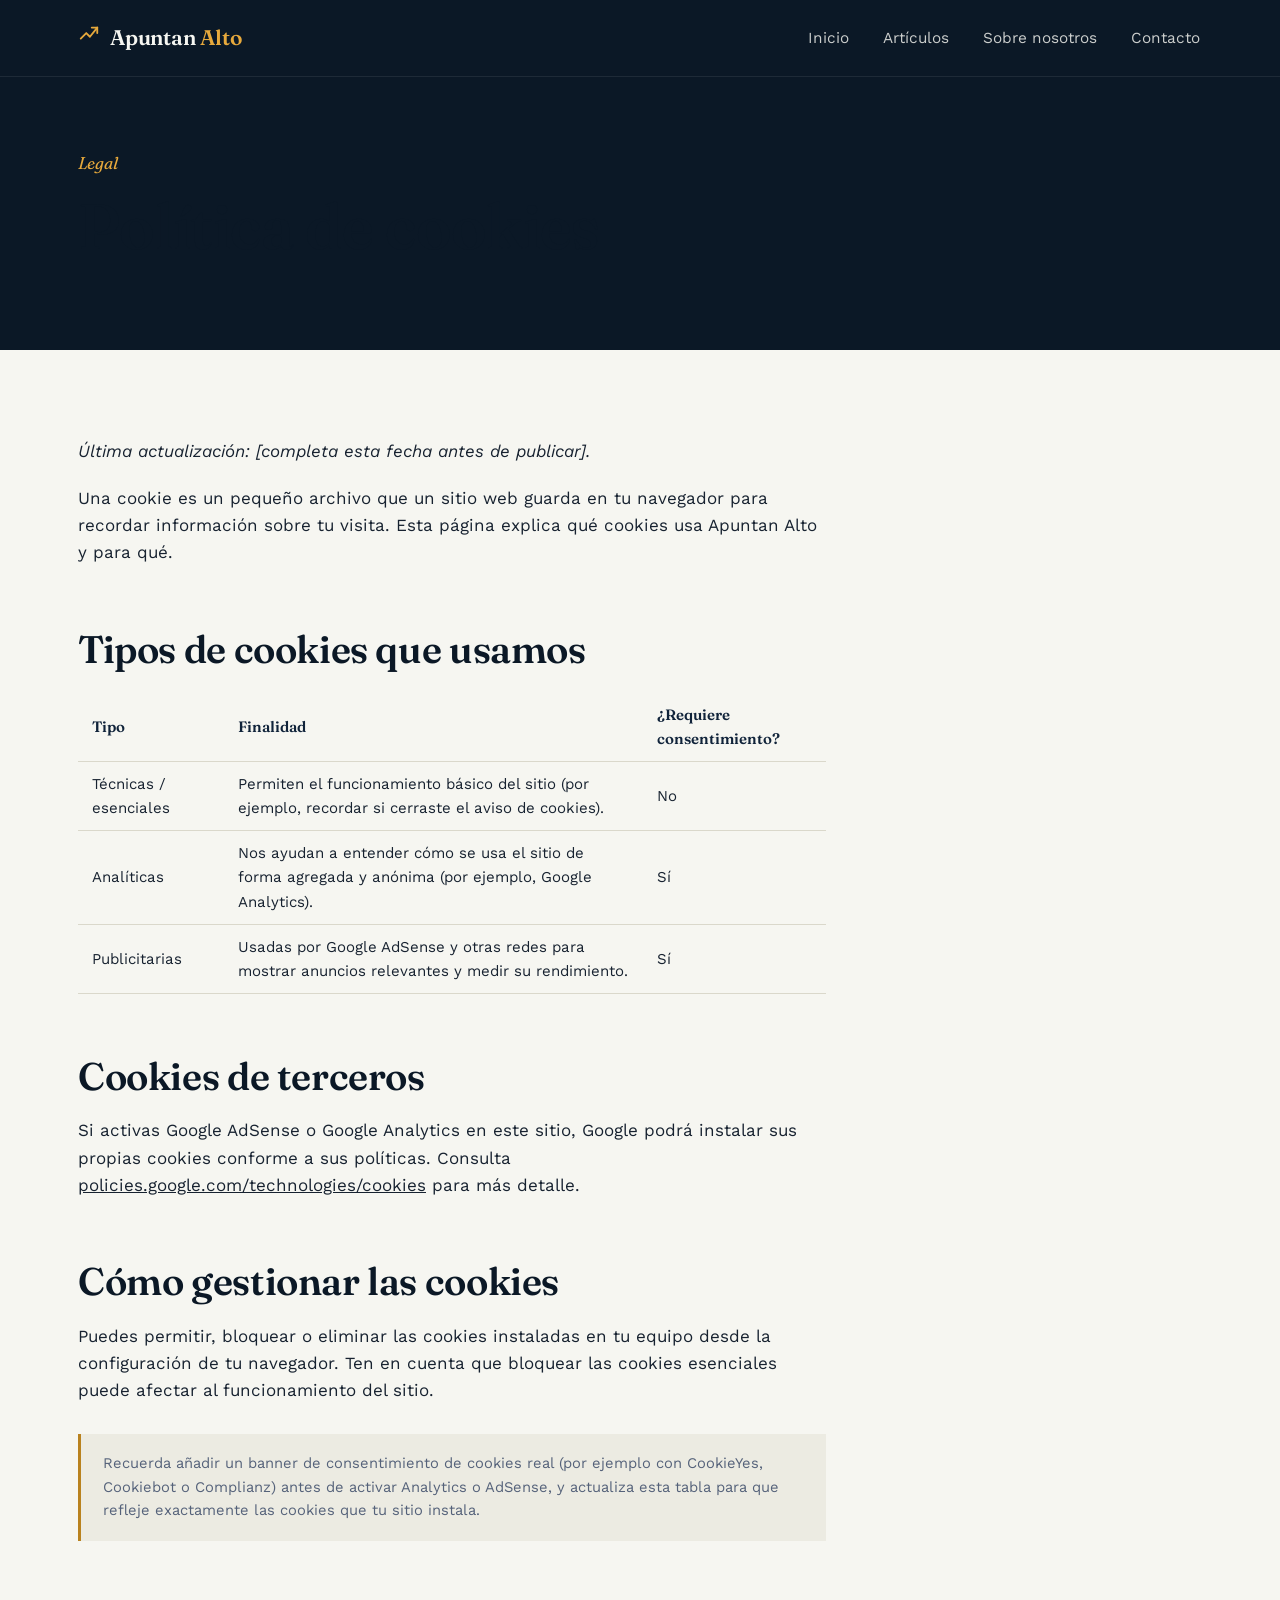
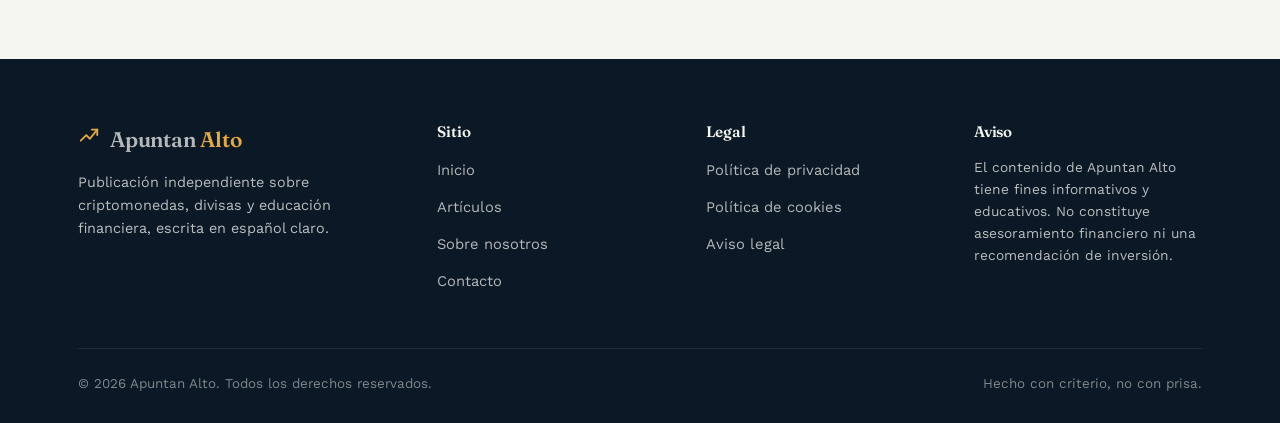
<file: politica-cookies.html>
<!DOCTYPE html>
<html lang="es">
<head>
<meta charset="UTF-8">
<meta name="viewport" content="width=device-width, initial-scale=1">
<title>Política de cookies — Apuntan Alto</title>
<meta name="description" content="Qué cookies utiliza Apuntan Alto, con qué finalidad y cómo puedes gestionarlas.">
<link rel="canonical" href="https://www.apuntanalto.com/politica-cookies.html">
<link rel="icon" href="data:image/svg+xml,%3Csvg xmlns='http://www.w3.org/2000/svg' viewBox='0 0 24 24'%3E%3Crect width='24' height='24' rx='5' fill='%230B1826'/%3E%3Cpath d='M4 17L10 11L14 15L20 6' stroke='%23E7A93C' stroke-width='2.2' fill='none' stroke-linecap='round' stroke-linejoin='round'/%3E%3C/svg%3E">
<link rel="preconnect" href="https://fonts.googleapis.com">
<link rel="preconnect" href="https://fonts.gstatic.com" crossorigin>
<link href="https://fonts.googleapis.com/css2?family=Fraunces:ital,wght@0,400;0,560;0,600;1,500&family=Work+Sans:wght@400;500;600;700&display=swap" rel="stylesheet">
<link rel="stylesheet" href="css/style.css">
</head>
<body>
<a class="skip-link" href="#contenido">Saltar al contenido</a>
<header class="site-header">
  <div class="container">
    <a href="index.html" class="brand">
      <svg class="brand-mark" viewBox="0 0 24 24" fill="none" aria-hidden="true">
        <path d="M3 17L9 11L13 15L21 5" stroke="#E7A93C" stroke-width="2" stroke-linecap="round" stroke-linejoin="round"/>
        <path d="M15 5H21V11" stroke="#E7A93C" stroke-width="2" stroke-linecap="round" stroke-linejoin="round"/>
      </svg>
      <span class="brand-word">Apuntan <b>Alto</b></span>
    </a>
    <nav class="main-nav" aria-label="Navegación principal">
      <ul>
        <li><a href="index.html">Inicio</a></li>
        <li><a href="articulos/index.html">Artículos</a></li>
        <li><a href="sobre-nosotros.html">Sobre nosotros</a></li>
        <li><a href="contacto.html">Contacto</a></li>
      </ul>
    </nav>
    <button class="nav-toggle" aria-label="Abrir menú" aria-expanded="false">☰</button>
  </div>
</header>

<main id="contenido">
  <section class="page-hero">
    <div class="container">
      <span class="kicker">Legal</span>
      <h1>Política de cookies</h1>
    </div>
  </section>

  <section>
    <div class="container">
      <div class="prose">
        <p><em>Última actualización: [completa esta fecha antes de publicar].</em></p>
        <p>Una cookie es un pequeño archivo que un sitio web guarda en tu navegador para recordar información sobre tu visita. Esta página explica qué cookies usa Apuntan Alto y para qué.</p>

        <h2>Tipos de cookies que usamos</h2>
        <table class="data-table">
          <thead>
            <tr><th>Tipo</th><th>Finalidad</th><th>¿Requiere consentimiento?</th></tr>
          </thead>
          <tbody>
            <tr><td>Técnicas / esenciales</td><td>Permiten el funcionamiento básico del sitio (por ejemplo, recordar si cerraste el aviso de cookies).</td><td>No</td></tr>
            <tr><td>Analíticas</td><td>Nos ayudan a entender cómo se usa el sitio de forma agregada y anónima (por ejemplo, Google Analytics).</td><td>Sí</td></tr>
            <tr><td>Publicitarias</td><td>Usadas por Google AdSense y otras redes para mostrar anuncios relevantes y medir su rendimiento.</td><td>Sí</td></tr>
          </tbody>
        </table>

        <h2>Cookies de terceros</h2>
        <p>Si activas Google AdSense o Google Analytics en este sitio, Google podrá instalar sus propias cookies conforme a sus políticas. Consulta <a href="https://policies.google.com/technologies/cookies" target="_blank" rel="noopener">policies.google.com/technologies/cookies</a> para más detalle.</p>

        <h2>Cómo gestionar las cookies</h2>
        <p>Puedes permitir, bloquear o eliminar las cookies instaladas en tu equipo desde la configuración de tu navegador. Ten en cuenta que bloquear las cookies esenciales puede afectar al funcionamiento del sitio.</p>

        <div class="disclaimer">
          Recuerda añadir un banner de consentimiento de cookies real (por ejemplo con CookieYes, Cookiebot o Complianz) antes de activar Analytics o AdSense, y actualiza esta tabla para que refleje exactamente las cookies que tu sitio instala.
        </div>
      </div>
    </div>
  </section>
</main>

<footer class="site-footer">
  <div class="container">
    <div class="footer-grid">
      <div>
        <a href="index.html" class="brand" style="margin-bottom:14px; display:inline-flex;">
          <svg class="brand-mark" viewBox="0 0 24 24" fill="none" aria-hidden="true">
            <path d="M3 17L9 11L13 15L21 5" stroke="#E7A93C" stroke-width="2" stroke-linecap="round" stroke-linejoin="round"/>
            <path d="M15 5H21V11" stroke="#E7A93C" stroke-width="2" stroke-linecap="round" stroke-linejoin="round"/>
          </svg>
          <span class="brand-word">Apuntan <b>Alto</b></span>
        </a>
        <p style="max-width:32ch; font-size:0.9rem;">Publicación independiente sobre criptomonedas, divisas y educación financiera, escrita en español claro.</p>
      </div>
      <div>
        <h4>Sitio</h4>
        <ul>
          <li><a href="index.html">Inicio</a></li>
          <li><a href="articulos/index.html">Artículos</a></li>
          <li><a href="sobre-nosotros.html">Sobre nosotros</a></li>
          <li><a href="contacto.html">Contacto</a></li>
        </ul>
      </div>
      <div>
        <h4>Legal</h4>
        <ul>
          <li><a href="politica-privacidad.html">Política de privacidad</a></li>
          <li><a href="politica-cookies.html">Política de cookies</a></li>
          <li><a href="aviso-legal.html">Aviso legal</a></li>
        </ul>
      </div>
      <div>
        <h4>Aviso</h4>
        <p style="font-size:0.86rem;">El contenido de Apuntan Alto tiene fines informativos y educativos. No constituye asesoramiento financiero ni una recomendación de inversión.</p>
      </div>
    </div>
    <div class="footer-bottom">
      <span>© <span data-year>2026</span> Apuntan Alto. Todos los derechos reservados.</span>
      <span>Hecho con criterio, no con prisa.</span>
    </div>
  </div>
</footer>
<script src="js/main.js"></script>
</body>
</html>
</file>
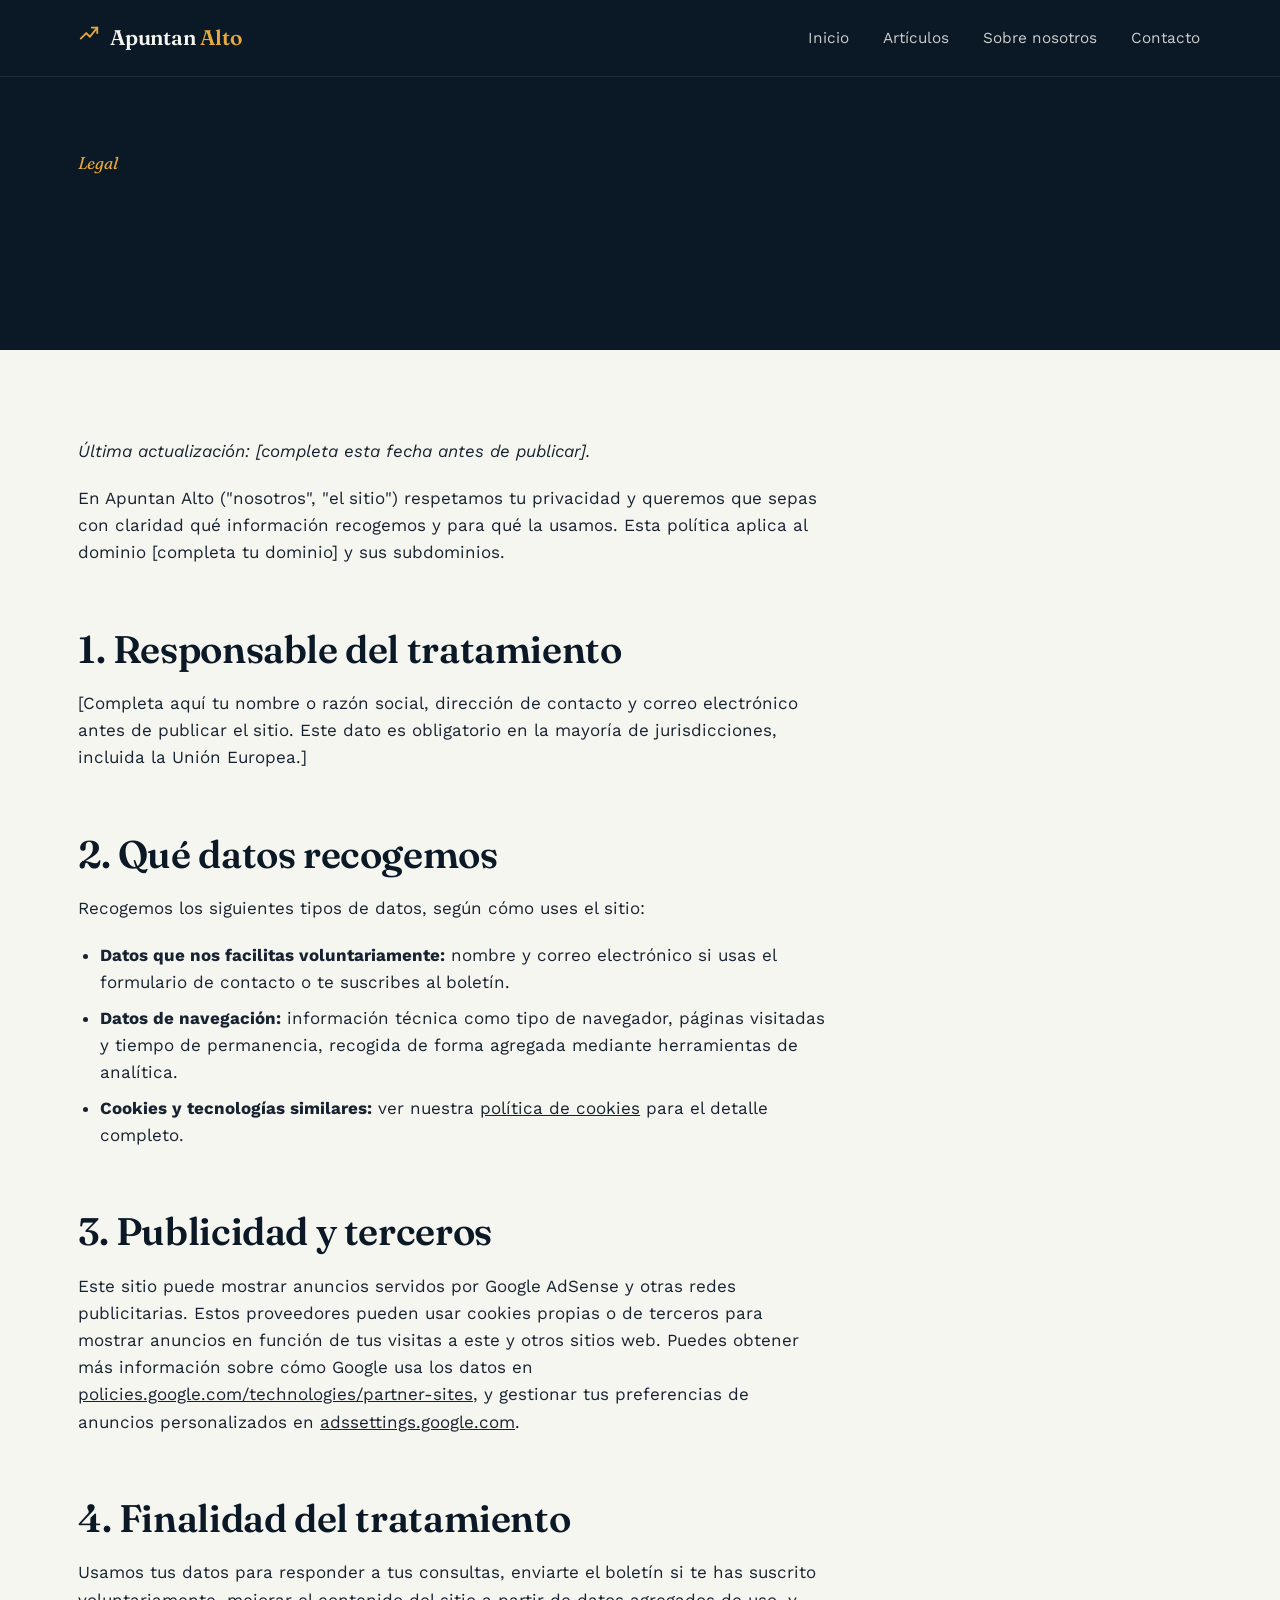
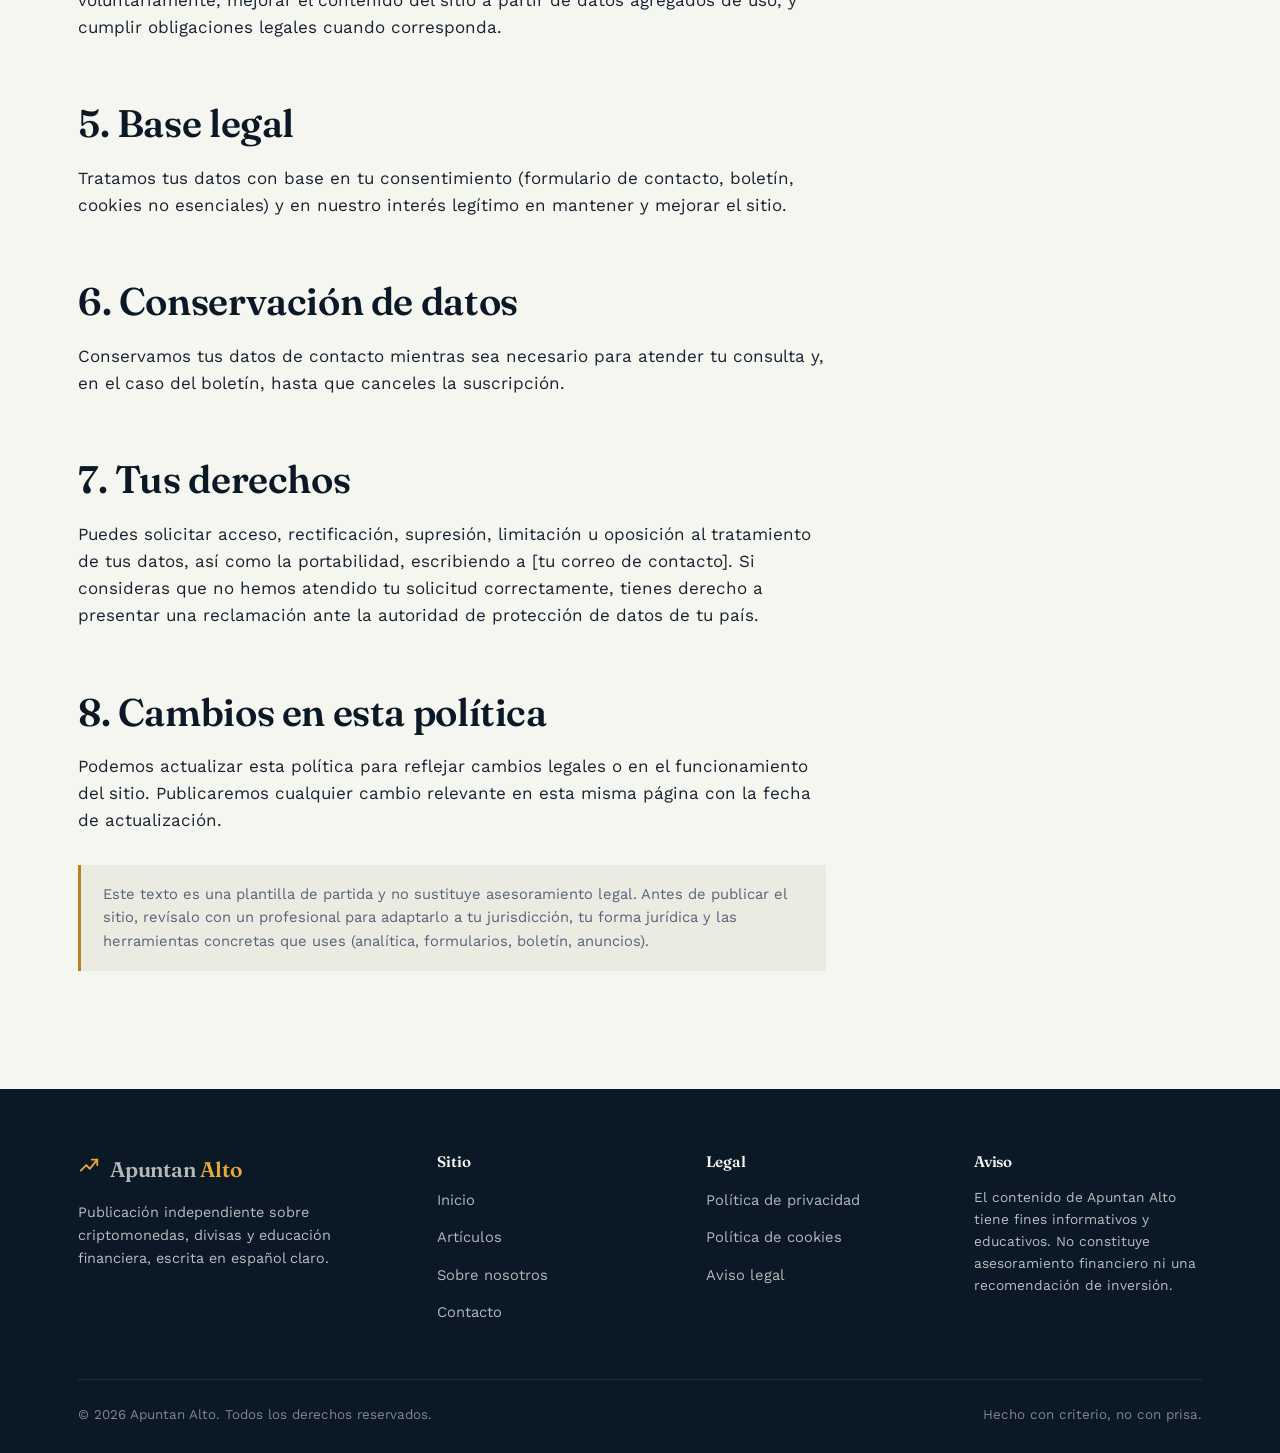
<file: politica-privacidad.html>
<!DOCTYPE html>
<html lang="es">
<head>
<meta charset="UTF-8">
<meta name="viewport" content="width=device-width, initial-scale=1">
<title>Política de privacidad — Apuntan Alto</title>
<meta name="description" content="Política de privacidad de Apuntan Alto: qué datos recogemos, con qué finalidad y qué derechos tienes.">
<link rel="canonical" href="https://www.apuntanalto.com/politica-privacidad.html">
<link rel="icon" href="data:image/svg+xml,%3Csvg xmlns='http://www.w3.org/2000/svg' viewBox='0 0 24 24'%3E%3Crect width='24' height='24' rx='5' fill='%230B1826'/%3E%3Cpath d='M4 17L10 11L14 15L20 6' stroke='%23E7A93C' stroke-width='2.2' fill='none' stroke-linecap='round' stroke-linejoin='round'/%3E%3C/svg%3E">
<link rel="preconnect" href="https://fonts.googleapis.com">
<link rel="preconnect" href="https://fonts.gstatic.com" crossorigin>
<link href="https://fonts.googleapis.com/css2?family=Fraunces:ital,wght@0,400;0,560;0,600;1,500&family=Work+Sans:wght@400;500;600;700&display=swap" rel="stylesheet">
<link rel="stylesheet" href="css/style.css">
</head>
<body>
<a class="skip-link" href="#contenido">Saltar al contenido</a>
<header class="site-header">
  <div class="container">
    <a href="index.html" class="brand">
      <svg class="brand-mark" viewBox="0 0 24 24" fill="none" aria-hidden="true">
        <path d="M3 17L9 11L13 15L21 5" stroke="#E7A93C" stroke-width="2" stroke-linecap="round" stroke-linejoin="round"/>
        <path d="M15 5H21V11" stroke="#E7A93C" stroke-width="2" stroke-linecap="round" stroke-linejoin="round"/>
      </svg>
      <span class="brand-word">Apuntan <b>Alto</b></span>
    </a>
    <nav class="main-nav" aria-label="Navegación principal">
      <ul>
        <li><a href="index.html">Inicio</a></li>
        <li><a href="articulos/index.html">Artículos</a></li>
        <li><a href="sobre-nosotros.html">Sobre nosotros</a></li>
        <li><a href="contacto.html">Contacto</a></li>
      </ul>
    </nav>
    <button class="nav-toggle" aria-label="Abrir menú" aria-expanded="false">☰</button>
  </div>
</header>

<main id="contenido">
  <section class="page-hero">
    <div class="container">
      <span class="kicker">Legal</span>
      <h1>Política de privacidad</h1>
    </div>
  </section>

  <section>
    <div class="container">
      <div class="prose">
        <p><em>Última actualización: [completa esta fecha antes de publicar].</em></p>

        <p>En Apuntan Alto ("nosotros", "el sitio") respetamos tu privacidad y queremos que sepas con claridad qué información recogemos y para qué la usamos. Esta política aplica al dominio [completa tu dominio] y sus subdominios.</p>

        <h2>1. Responsable del tratamiento</h2>
        <p>[Completa aquí tu nombre o razón social, dirección de contacto y correo electrónico antes de publicar el sitio. Este dato es obligatorio en la mayoría de jurisdicciones, incluida la Unión Europea.]</p>

        <h2>2. Qué datos recogemos</h2>
        <p>Recogemos los siguientes tipos de datos, según cómo uses el sitio:</p>
        <ul>
          <li><strong>Datos que nos facilitas voluntariamente:</strong> nombre y correo electrónico si usas el formulario de contacto o te suscribes al boletín.</li>
          <li><strong>Datos de navegación:</strong> información técnica como tipo de navegador, páginas visitadas y tiempo de permanencia, recogida de forma agregada mediante herramientas de analítica.</li>
          <li><strong>Cookies y tecnologías similares:</strong> ver nuestra <a href="politica-cookies.html">política de cookies</a> para el detalle completo.</li>
        </ul>

        <h2>3. Publicidad y terceros</h2>
        <p>Este sitio puede mostrar anuncios servidos por Google AdSense y otras redes publicitarias. Estos proveedores pueden usar cookies propias o de terceros para mostrar anuncios en función de tus visitas a este y otros sitios web. Puedes obtener más información sobre cómo Google usa los datos en <a href="https://policies.google.com/technologies/partner-sites" target="_blank" rel="noopener">policies.google.com/technologies/partner-sites</a>, y gestionar tus preferencias de anuncios personalizados en <a href="https://adssettings.google.com" target="_blank" rel="noopener">adssettings.google.com</a>.</p>

        <h2>4. Finalidad del tratamiento</h2>
        <p>Usamos tus datos para responder a tus consultas, enviarte el boletín si te has suscrito voluntariamente, mejorar el contenido del sitio a partir de datos agregados de uso, y cumplir obligaciones legales cuando corresponda.</p>

        <h2>5. Base legal</h2>
        <p>Tratamos tus datos con base en tu consentimiento (formulario de contacto, boletín, cookies no esenciales) y en nuestro interés legítimo en mantener y mejorar el sitio.</p>

        <h2>6. Conservación de datos</h2>
        <p>Conservamos tus datos de contacto mientras sea necesario para atender tu consulta y, en el caso del boletín, hasta que canceles la suscripción.</p>

        <h2>7. Tus derechos</h2>
        <p>Puedes solicitar acceso, rectificación, supresión, limitación u oposición al tratamiento de tus datos, así como la portabilidad, escribiendo a [tu correo de contacto]. Si consideras que no hemos atendido tu solicitud correctamente, tienes derecho a presentar una reclamación ante la autoridad de protección de datos de tu país.</p>

        <h2>8. Cambios en esta política</h2>
        <p>Podemos actualizar esta política para reflejar cambios legales o en el funcionamiento del sitio. Publicaremos cualquier cambio relevante en esta misma página con la fecha de actualización.</p>

        <div class="disclaimer">
          Este texto es una plantilla de partida y no sustituye asesoramiento legal. Antes de publicar el sitio, revísalo con un profesional para adaptarlo a tu jurisdicción, tu forma jurídica y las herramientas concretas que uses (analítica, formularios, boletín, anuncios).
        </div>
      </div>
    </div>
  </section>
</main>

<footer class="site-footer">
  <div class="container">
    <div class="footer-grid">
      <div>
        <a href="index.html" class="brand" style="margin-bottom:14px; display:inline-flex;">
          <svg class="brand-mark" viewBox="0 0 24 24" fill="none" aria-hidden="true">
            <path d="M3 17L9 11L13 15L21 5" stroke="#E7A93C" stroke-width="2" stroke-linecap="round" stroke-linejoin="round"/>
            <path d="M15 5H21V11" stroke="#E7A93C" stroke-width="2" stroke-linecap="round" stroke-linejoin="round"/>
          </svg>
          <span class="brand-word">Apuntan <b>Alto</b></span>
        </a>
        <p style="max-width:32ch; font-size:0.9rem;">Publicación independiente sobre criptomonedas, divisas y educación financiera, escrita en español claro.</p>
      </div>
      <div>
        <h4>Sitio</h4>
        <ul>
          <li><a href="index.html">Inicio</a></li>
          <li><a href="articulos/index.html">Artículos</a></li>
          <li><a href="sobre-nosotros.html">Sobre nosotros</a></li>
          <li><a href="contacto.html">Contacto</a></li>
        </ul>
      </div>
      <div>
        <h4>Legal</h4>
        <ul>
          <li><a href="politica-privacidad.html">Política de privacidad</a></li>
          <li><a href="politica-cookies.html">Política de cookies</a></li>
          <li><a href="aviso-legal.html">Aviso legal</a></li>
        </ul>
      </div>
      <div>
        <h4>Aviso</h4>
        <p style="font-size:0.86rem;">El contenido de Apuntan Alto tiene fines informativos y educativos. No constituye asesoramiento financiero ni una recomendación de inversión.</p>
      </div>
    </div>
    <div class="footer-bottom">
      <span>© <span data-year>2026</span> Apuntan Alto. Todos los derechos reservados.</span>
      <span>Hecho con criterio, no con prisa.</span>
    </div>
  </div>
</footer>
<script src="js/main.js"></script>
</body>
</html>
</file>
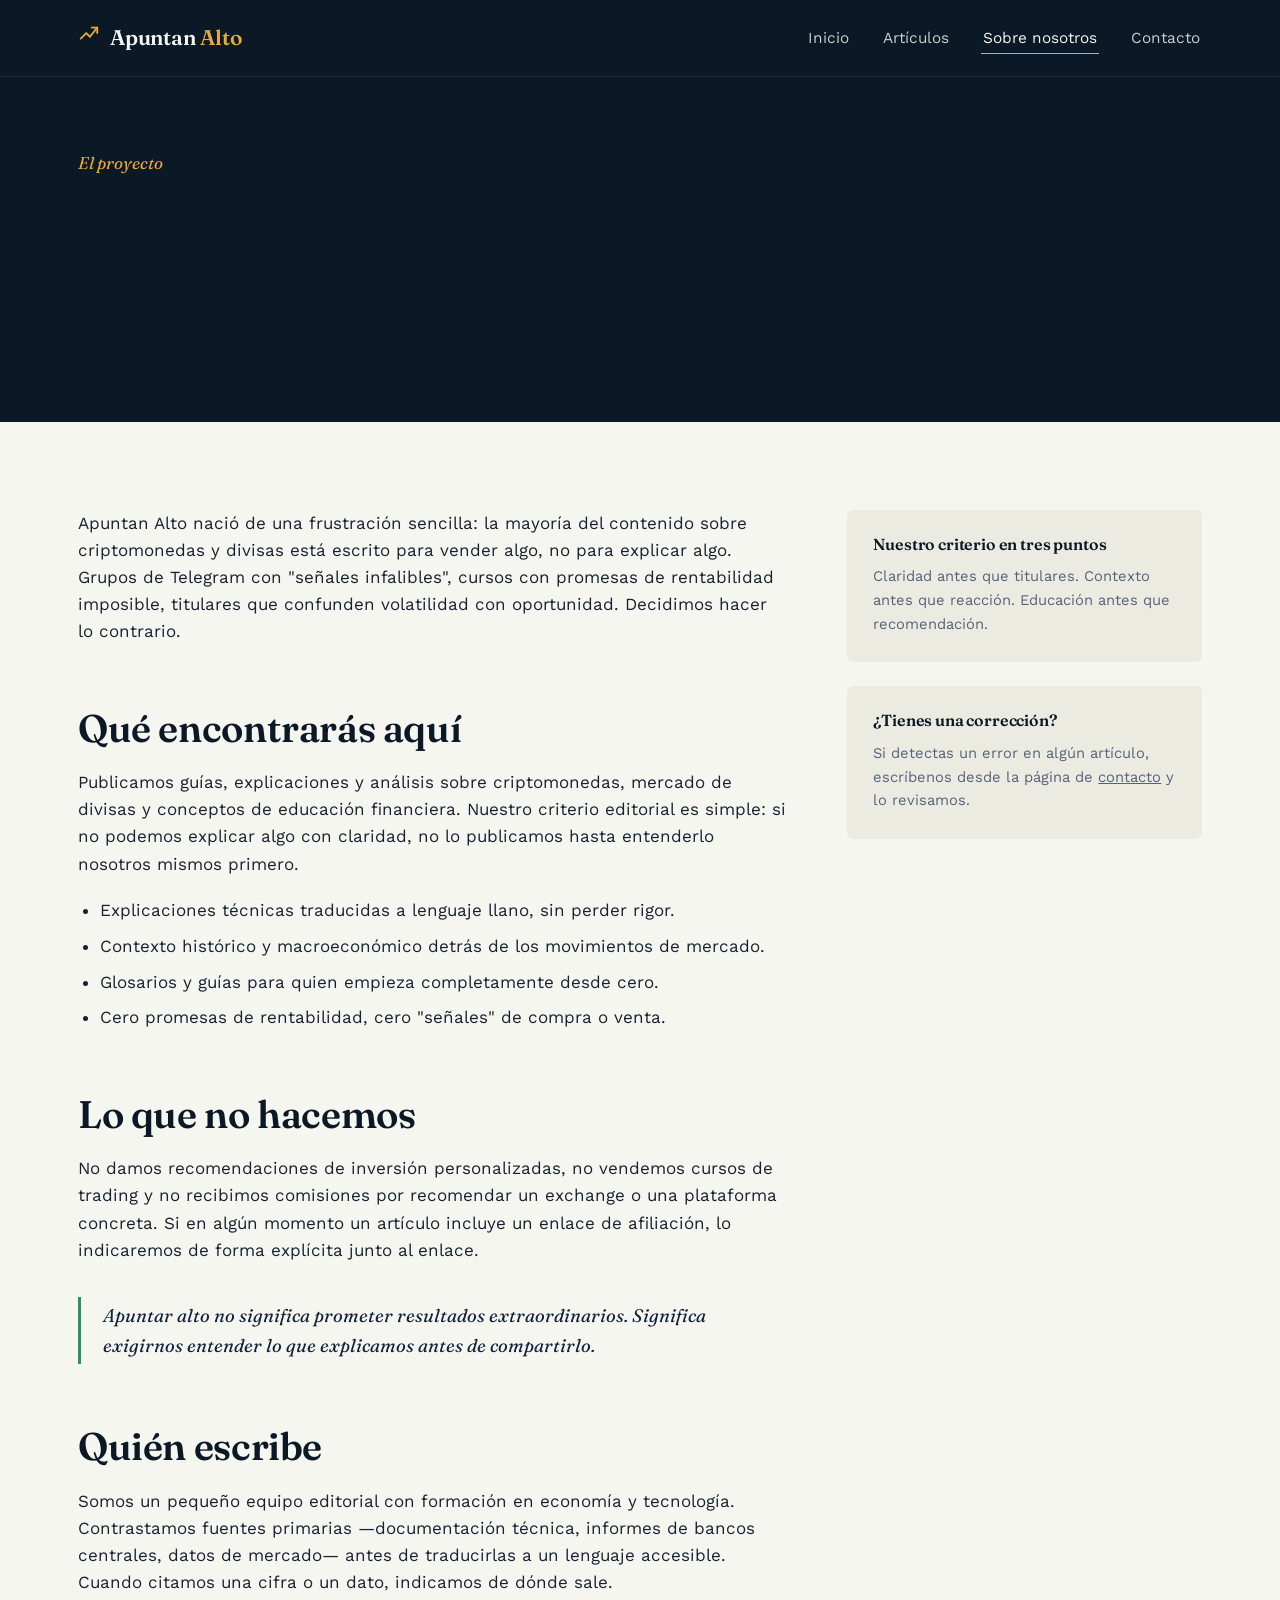
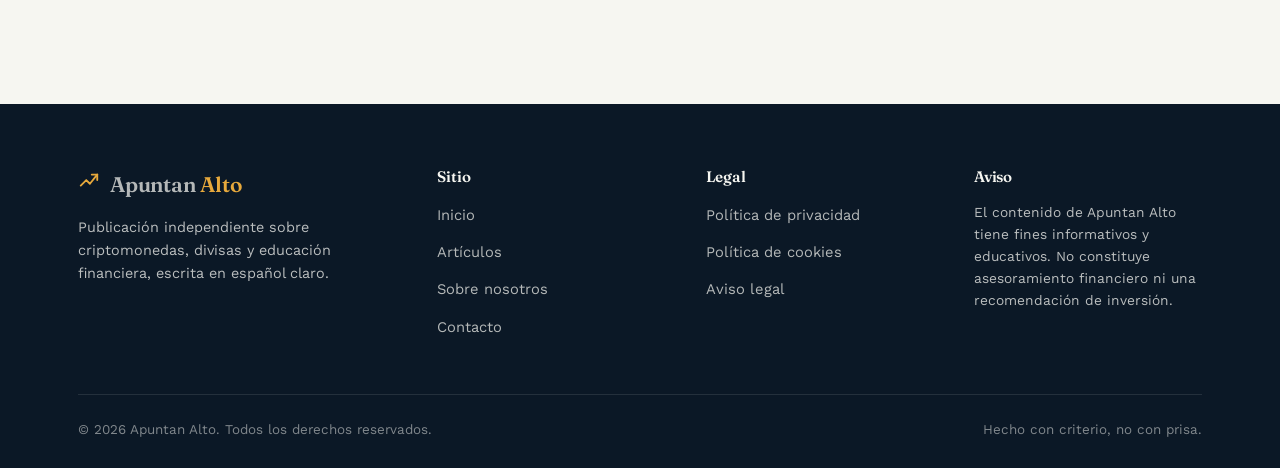
<file: sobre-nosotros.html>
<!DOCTYPE html>
<html lang="es">
<head>
<meta charset="UTF-8">
<meta name="viewport" content="width=device-width, initial-scale=1">
<title>Sobre nosotros — Apuntan Alto</title>
<meta name="description" content="Conoce el proyecto editorial de Apuntan Alto: por qué escribimos sobre criptomonedas y divisas, y con qué criterio.">
<link rel="canonical" href="https://www.apuntanalto.com/sobre-nosotros.html">
<link rel="icon" href="data:image/svg+xml,%3Csvg xmlns='http://www.w3.org/2000/svg' viewBox='0 0 24 24'%3E%3Crect width='24' height='24' rx='5' fill='%230B1826'/%3E%3Cpath d='M4 17L10 11L14 15L20 6' stroke='%23E7A93C' stroke-width='2.2' fill='none' stroke-linecap='round' stroke-linejoin='round'/%3E%3C/svg%3E">
<link rel="preconnect" href="https://fonts.googleapis.com">
<link rel="preconnect" href="https://fonts.gstatic.com" crossorigin>
<link href="https://fonts.googleapis.com/css2?family=Fraunces:ital,wght@0,400;0,560;0,600;1,500&family=Work+Sans:wght@400;500;600;700&display=swap" rel="stylesheet">
<link rel="stylesheet" href="css/style.css">
</head>
<body>
<a class="skip-link" href="#contenido">Saltar al contenido</a>
<header class="site-header">
  <div class="container">
    <a href="index.html" class="brand">
      <svg class="brand-mark" viewBox="0 0 24 24" fill="none" aria-hidden="true">
        <path d="M3 17L9 11L13 15L21 5" stroke="#E7A93C" stroke-width="2" stroke-linecap="round" stroke-linejoin="round"/>
        <path d="M15 5H21V11" stroke="#E7A93C" stroke-width="2" stroke-linecap="round" stroke-linejoin="round"/>
      </svg>
      <span class="brand-word">Apuntan <b>Alto</b></span>
    </a>
    <nav class="main-nav" aria-label="Navegación principal">
      <ul>
        <li><a href="index.html">Inicio</a></li>
        <li><a href="articulos/index.html">Artículos</a></li>
        <li><a href="sobre-nosotros.html" aria-current="page">Sobre nosotros</a></li>
        <li><a href="contacto.html">Contacto</a></li>
      </ul>
    </nav>
    <button class="nav-toggle" aria-label="Abrir menú" aria-expanded="false">☰</button>
  </div>
</header>

<main id="contenido">
  <section class="page-hero">
    <div class="container">
      <span class="kicker">El proyecto</span>
      <h1>Escribimos para quien quiere entender, no para quien quiere un atajo.</h1>
    </div>
  </section>

  <section>
    <div class="container two-col">
      <div class="prose">
        <p>Apuntan Alto nació de una frustración sencilla: la mayoría del contenido sobre criptomonedas y divisas está escrito para vender algo, no para explicar algo. Grupos de Telegram con "señales infalibles", cursos con promesas de rentabilidad imposible, titulares que confunden volatilidad con oportunidad. Decidimos hacer lo contrario.</p>

        <h2>Qué encontrarás aquí</h2>
        <p>Publicamos guías, explicaciones y análisis sobre criptomonedas, mercado de divisas y conceptos de educación financiera. Nuestro criterio editorial es simple: si no podemos explicar algo con claridad, no lo publicamos hasta entenderlo nosotros mismos primero.</p>
        <ul>
          <li>Explicaciones técnicas traducidas a lenguaje llano, sin perder rigor.</li>
          <li>Contexto histórico y macroeconómico detrás de los movimientos de mercado.</li>
          <li>Glosarios y guías para quien empieza completamente desde cero.</li>
          <li>Cero promesas de rentabilidad, cero "señales" de compra o venta.</li>
        </ul>

        <h2>Lo que no hacemos</h2>
        <p>No damos recomendaciones de inversión personalizadas, no vendemos cursos de trading y no recibimos comisiones por recomendar un exchange o una plataforma concreta. Si en algún momento un artículo incluye un enlace de afiliación, lo indicaremos de forma explícita junto al enlace.</p>

        <blockquote>Apuntar alto no significa prometer resultados extraordinarios. Significa exigirnos entender lo que explicamos antes de compartirlo.</blockquote>

        <h2>Quién escribe</h2>
        <p>Somos un pequeño equipo editorial con formación en economía y tecnología. Contrastamos fuentes primarias —documentación técnica, informes de bancos centrales, datos de mercado— antes de traducirlas a un lenguaje accesible. Cuando citamos una cifra o un dato, indicamos de dónde sale.</p>
      </div>

      <aside>
        <div class="side-box">
          <h4>Nuestro criterio en tres puntos</h4>
          <p>Claridad antes que titulares. Contexto antes que reacción. Educación antes que recomendación.</p>
        </div>
        <div class="side-box">
          <h4>¿Tienes una corrección?</h4>
          <p>Si detectas un error en algún artículo, escríbenos desde la página de <a href="contacto.html">contacto</a> y lo revisamos.</p>
        </div>
      </aside>
    </div>
  </section>
</main>

<footer class="site-footer">
  <div class="container">
    <div class="footer-grid">
      <div>
        <a href="index.html" class="brand" style="margin-bottom:14px; display:inline-flex;">
          <svg class="brand-mark" viewBox="0 0 24 24" fill="none" aria-hidden="true">
            <path d="M3 17L9 11L13 15L21 5" stroke="#E7A93C" stroke-width="2" stroke-linecap="round" stroke-linejoin="round"/>
            <path d="M15 5H21V11" stroke="#E7A93C" stroke-width="2" stroke-linecap="round" stroke-linejoin="round"/>
          </svg>
          <span class="brand-word">Apuntan <b>Alto</b></span>
        </a>
        <p style="max-width:32ch; font-size:0.9rem;">Publicación independiente sobre criptomonedas, divisas y educación financiera, escrita en español claro.</p>
      </div>
      <div>
        <h4>Sitio</h4>
        <ul>
          <li><a href="index.html">Inicio</a></li>
          <li><a href="articulos/index.html">Artículos</a></li>
          <li><a href="sobre-nosotros.html">Sobre nosotros</a></li>
          <li><a href="contacto.html">Contacto</a></li>
        </ul>
      </div>
      <div>
        <h4>Legal</h4>
        <ul>
          <li><a href="politica-privacidad.html">Política de privacidad</a></li>
          <li><a href="politica-cookies.html">Política de cookies</a></li>
          <li><a href="aviso-legal.html">Aviso legal</a></li>
        </ul>
      </div>
      <div>
        <h4>Aviso</h4>
        <p style="font-size:0.86rem;">El contenido de Apuntan Alto tiene fines informativos y educativos. No constituye asesoramiento financiero ni una recomendación de inversión.</p>
      </div>
    </div>
    <div class="footer-bottom">
      <span>© <span data-year>2026</span> Apuntan Alto. Todos los derechos reservados.</span>
      <span>Hecho con criterio, no con prisa.</span>
    </div>
  </div>
</footer>
<script src="js/main.js"></script>
</body>
</html>
</file>
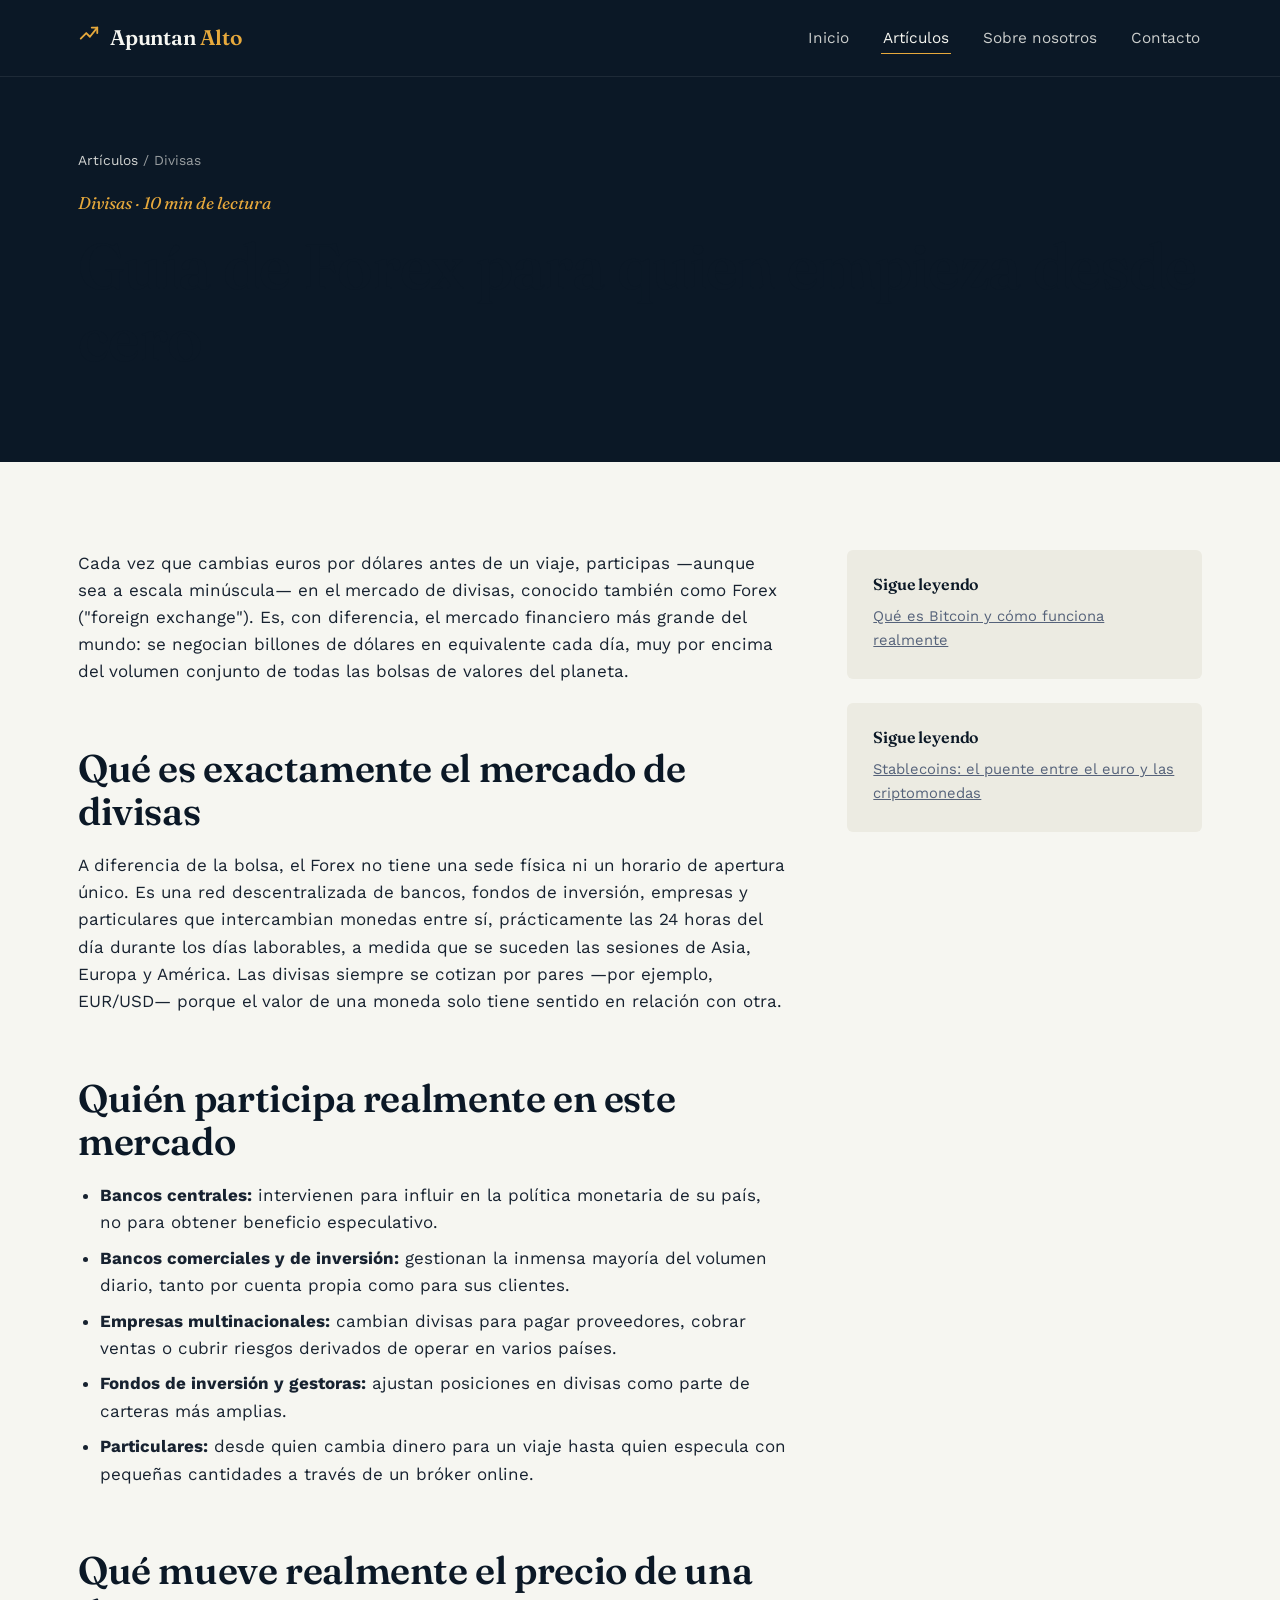
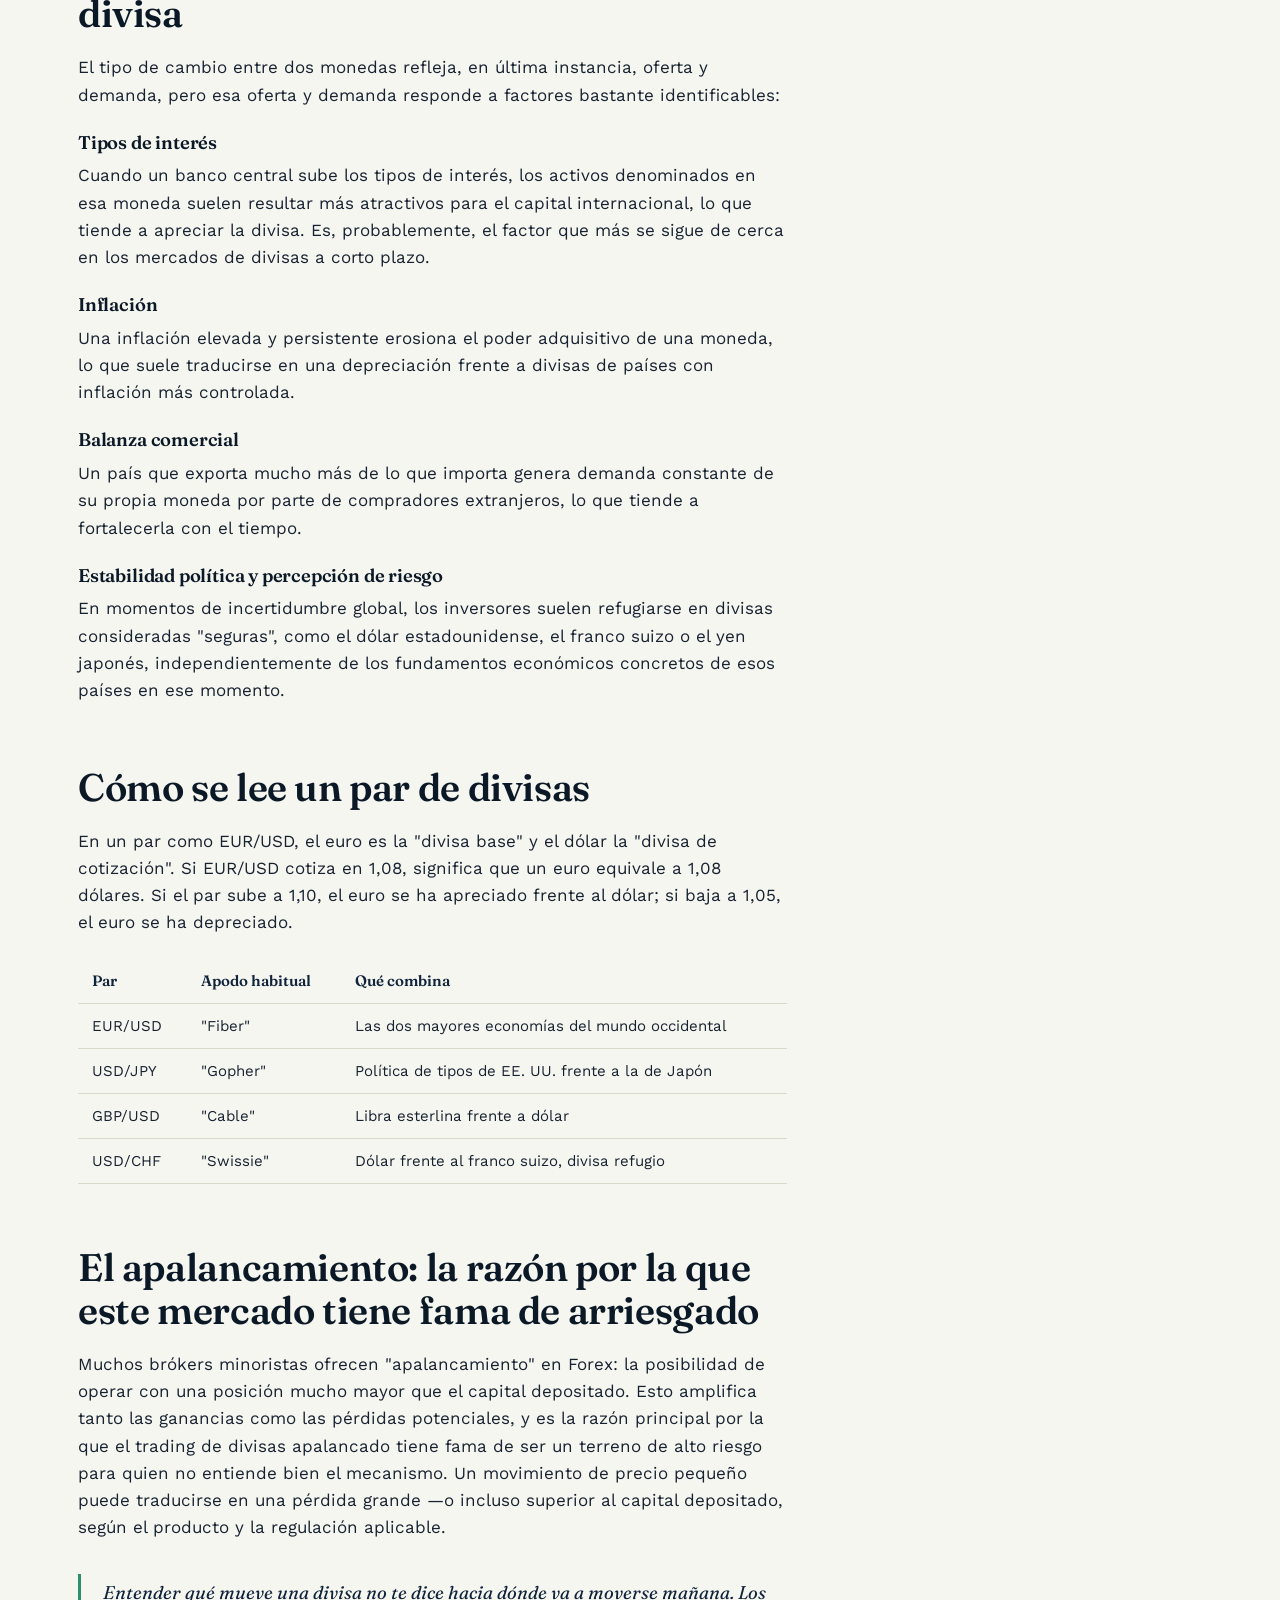
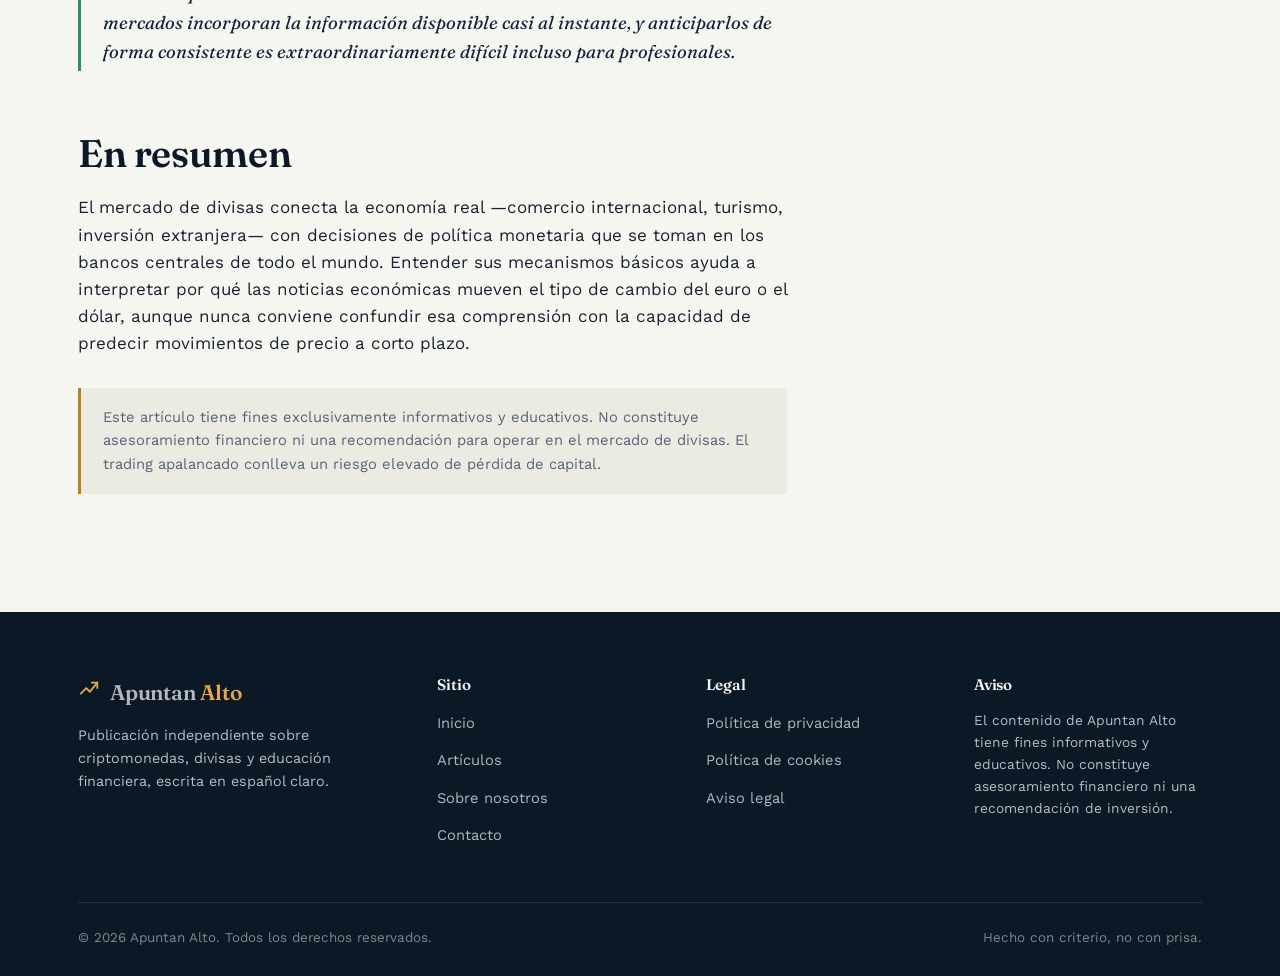
<file: articulos/guia-forex-principiantes.html>
<!DOCTYPE html>
<html lang="es">
<head>
<meta charset="UTF-8">
<meta name="viewport" content="width=device-width, initial-scale=1">
<title>Guía de Forex para quien empieza desde cero — Apuntan Alto</title>
<meta name="description" content="Qué es el mercado de divisas, quién participa en él y qué factores mueven el precio del euro frente al dólar y otras monedas.">
<link rel="canonical" href="https://www.apuntanalto.com/articulos/guia-forex-principiantes.html">
<meta property="og:type" content="article">
<meta property="og:title" content="Guía de Forex para quien empieza desde cero">
<meta property="og:description" content="Cómo funciona el mercado de divisas, quién lo mueve y qué factores explican los tipos de cambio.">
<link rel="icon" href="data:image/svg+xml,%3Csvg xmlns='http://www.w3.org/2000/svg' viewBox='0 0 24 24'%3E%3Crect width='24' height='24' rx='5' fill='%230B1826'/%3E%3Cpath d='M4 17L10 11L14 15L20 6' stroke='%23E7A93C' stroke-width='2.2' fill='none' stroke-linecap='round' stroke-linejoin='round'/%3E%3C/svg%3E">
<link rel="preconnect" href="https://fonts.googleapis.com">
<link rel="preconnect" href="https://fonts.gstatic.com" crossorigin>
<link href="https://fonts.googleapis.com/css2?family=Fraunces:ital,wght@0,400;0,560;0,600;1,500&family=Work+Sans:wght@400;500;600;700&display=swap" rel="stylesheet">
<link rel="stylesheet" href="../css/style.css">
<script type="application/ld+json">
{
  "@context": "https://schema.org",
  "@type": "Article",
  "headline": "Guía de Forex para quien empieza desde cero",
  "description": "Qué es el mercado de divisas, quién participa en él y qué factores mueven el precio del euro frente al dólar y otras monedas.",
  "inLanguage": "es",
  "publisher": { "@type": "Organization", "name": "Apuntan Alto" }
}
</script>
</head>
<body>
<a class="skip-link" href="#contenido">Saltar al contenido</a>
<header class="site-header">
  <div class="container">
    <a href="../index.html" class="brand">
      <svg class="brand-mark" viewBox="0 0 24 24" fill="none" aria-hidden="true">
        <path d="M3 17L9 11L13 15L21 5" stroke="#E7A93C" stroke-width="2" stroke-linecap="round" stroke-linejoin="round"/>
        <path d="M15 5H21V11" stroke="#E7A93C" stroke-width="2" stroke-linecap="round" stroke-linejoin="round"/>
      </svg>
      <span class="brand-word">Apuntan <b>Alto</b></span>
    </a>
    <nav class="main-nav" aria-label="Navegación principal">
      <ul>
        <li><a href="../index.html">Inicio</a></li>
        <li><a href="index.html" aria-current="page">Artículos</a></li>
        <li><a href="../sobre-nosotros.html">Sobre nosotros</a></li>
        <li><a href="../contacto.html">Contacto</a></li>
      </ul>
    </nav>
    <button class="nav-toggle" aria-label="Abrir menú" aria-expanded="false">☰</button>
  </div>
</header>

<main id="contenido">
  <section class="page-hero">
    <div class="container">
      <p class="breadcrumb"><a href="index.html">Artículos</a> / Divisas</p>
      <span class="kicker">Divisas · 10 min de lectura</span>
      <h1>Guía de Forex para quien empieza desde cero</h1>
    </div>
  </section>

  <section>
    <div class="container two-col">
      <article class="prose">
        <p>Cada vez que cambias euros por dólares antes de un viaje, participas —aunque sea a escala minúscula— en el mercado de divisas, conocido también como Forex ("foreign exchange"). Es, con diferencia, el mercado financiero más grande del mundo: se negocian billones de dólares en equivalente cada día, muy por encima del volumen conjunto de todas las bolsas de valores del planeta.</p>

        <h2>Qué es exactamente el mercado de divisas</h2>
        <p>A diferencia de la bolsa, el Forex no tiene una sede física ni un horario de apertura único. Es una red descentralizada de bancos, fondos de inversión, empresas y particulares que intercambian monedas entre sí, prácticamente las 24 horas del día durante los días laborables, a medida que se suceden las sesiones de Asia, Europa y América. Las divisas siempre se cotizan por pares —por ejemplo, EUR/USD— porque el valor de una moneda solo tiene sentido en relación con otra.</p>

        <h2>Quién participa realmente en este mercado</h2>
        <ul>
          <li><strong>Bancos centrales:</strong> intervienen para influir en la política monetaria de su país, no para obtener beneficio especulativo.</li>
          <li><strong>Bancos comerciales y de inversión:</strong> gestionan la inmensa mayoría del volumen diario, tanto por cuenta propia como para sus clientes.</li>
          <li><strong>Empresas multinacionales:</strong> cambian divisas para pagar proveedores, cobrar ventas o cubrir riesgos derivados de operar en varios países.</li>
          <li><strong>Fondos de inversión y gestoras:</strong> ajustan posiciones en divisas como parte de carteras más amplias.</li>
          <li><strong>Particulares:</strong> desde quien cambia dinero para un viaje hasta quien especula con pequeñas cantidades a través de un bróker online.</li>
        </ul>

        <h2>Qué mueve realmente el precio de una divisa</h2>
        <p>El tipo de cambio entre dos monedas refleja, en última instancia, oferta y demanda, pero esa oferta y demanda responde a factores bastante identificables:</p>
        <h3>Tipos de interés</h3>
        <p>Cuando un banco central sube los tipos de interés, los activos denominados en esa moneda suelen resultar más atractivos para el capital internacional, lo que tiende a apreciar la divisa. Es, probablemente, el factor que más se sigue de cerca en los mercados de divisas a corto plazo.</p>
        <h3>Inflación</h3>
        <p>Una inflación elevada y persistente erosiona el poder adquisitivo de una moneda, lo que suele traducirse en una depreciación frente a divisas de países con inflación más controlada.</p>
        <h3>Balanza comercial</h3>
        <p>Un país que exporta mucho más de lo que importa genera demanda constante de su propia moneda por parte de compradores extranjeros, lo que tiende a fortalecerla con el tiempo.</p>
        <h3>Estabilidad política y percepción de riesgo</h3>
        <p>En momentos de incertidumbre global, los inversores suelen refugiarse en divisas consideradas "seguras", como el dólar estadounidense, el franco suizo o el yen japonés, independientemente de los fundamentos económicos concretos de esos países en ese momento.</p>

        <h2>Cómo se lee un par de divisas</h2>
        <p>En un par como EUR/USD, el euro es la "divisa base" y el dólar la "divisa de cotización". Si EUR/USD cotiza en 1,08, significa que un euro equivale a 1,08 dólares. Si el par sube a 1,10, el euro se ha apreciado frente al dólar; si baja a 1,05, el euro se ha depreciado.</p>

        <table class="data-table">
          <thead><tr><th>Par</th><th>Apodo habitual</th><th>Qué combina</th></tr></thead>
          <tbody>
            <tr><td>EUR/USD</td><td>"Fiber"</td><td>Las dos mayores economías del mundo occidental</td></tr>
            <tr><td>USD/JPY</td><td>"Gopher"</td><td>Política de tipos de EE. UU. frente a la de Japón</td></tr>
            <tr><td>GBP/USD</td><td>"Cable"</td><td>Libra esterlina frente a dólar</td></tr>
            <tr><td>USD/CHF</td><td>"Swissie"</td><td>Dólar frente al franco suizo, divisa refugio</td></tr>
          </tbody>
        </table>

        <h2>El apalancamiento: la razón por la que este mercado tiene fama de arriesgado</h2>
        <p>Muchos brókers minoristas ofrecen "apalancamiento" en Forex: la posibilidad de operar con una posición mucho mayor que el capital depositado. Esto amplifica tanto las ganancias como las pérdidas potenciales, y es la razón principal por la que el trading de divisas apalancado tiene fama de ser un terreno de alto riesgo para quien no entiende bien el mecanismo. Un movimiento de precio pequeño puede traducirse en una pérdida grande —o incluso superior al capital depositado, según el producto y la regulación aplicable.</p>

        <blockquote>Entender qué mueve una divisa no te dice hacia dónde va a moverse mañana. Los mercados incorporan la información disponible casi al instante, y anticiparlos de forma consistente es extraordinariamente difícil incluso para profesionales.</blockquote>

        <h2>En resumen</h2>
        <p>El mercado de divisas conecta la economía real —comercio internacional, turismo, inversión extranjera— con decisiones de política monetaria que se toman en los bancos centrales de todo el mundo. Entender sus mecanismos básicos ayuda a interpretar por qué las noticias económicas mueven el tipo de cambio del euro o el dólar, aunque nunca conviene confundir esa comprensión con la capacidad de predecir movimientos de precio a corto plazo.</p>

        <div class="disclaimer">
          Este artículo tiene fines exclusivamente informativos y educativos. No constituye asesoramiento financiero ni una recomendación para operar en el mercado de divisas. El trading apalancado conlleva un riesgo elevado de pérdida de capital.
        </div>
      </article>

      <aside>
        <div class="side-box">
          <h4>Sigue leyendo</h4>
          <p><a href="que-es-bitcoin.html">Qué es Bitcoin y cómo funciona realmente</a></p>
        </div>
        <div class="side-box">
          <h4>Sigue leyendo</h4>
          <p><a href="stablecoins-explicadas.html">Stablecoins: el puente entre el euro y las criptomonedas</a></p>
        </div>
      </aside>
    </div>
  </section>
</main>

<footer class="site-footer">
  <div class="container">
    <div class="footer-grid">
      <div>
        <a href="../index.html" class="brand" style="margin-bottom:14px; display:inline-flex;">
          <svg class="brand-mark" viewBox="0 0 24 24" fill="none" aria-hidden="true">
            <path d="M3 17L9 11L13 15L21 5" stroke="#E7A93C" stroke-width="2" stroke-linecap="round" stroke-linejoin="round"/>
            <path d="M15 5H21V11" stroke="#E7A93C" stroke-width="2" stroke-linecap="round" stroke-linejoin="round"/>
          </svg>
          <span class="brand-word">Apuntan <b>Alto</b></span>
        </a>
        <p style="max-width:32ch; font-size:0.9rem;">Publicación independiente sobre criptomonedas, divisas y educación financiera, escrita en español claro.</p>
      </div>
      <div>
        <h4>Sitio</h4>
        <ul>
          <li><a href="../index.html">Inicio</a></li>
          <li><a href="index.html">Artículos</a></li>
          <li><a href="../sobre-nosotros.html">Sobre nosotros</a></li>
          <li><a href="../contacto.html">Contacto</a></li>
        </ul>
      </div>
      <div>
        <h4>Legal</h4>
        <ul>
          <li><a href="../politica-privacidad.html">Política de privacidad</a></li>
          <li><a href="../politica-cookies.html">Política de cookies</a></li>
          <li><a href="../aviso-legal.html">Aviso legal</a></li>
        </ul>
      </div>
      <div>
        <h4>Aviso</h4>
        <p style="font-size:0.86rem;">El contenido de Apuntan Alto tiene fines informativos y educativos. No constituye asesoramiento financiero ni una recomendación de inversión.</p>
      </div>
    </div>
    <div class="footer-bottom">
      <span>© <span data-year>2026</span> Apuntan Alto. Todos los derechos reservados.</span>
      <span>Hecho con criterio, no con prisa.</span>
    </div>
  </div>
</footer>
<script src="../js/main.js"></script>
</body>
</html>
</file>
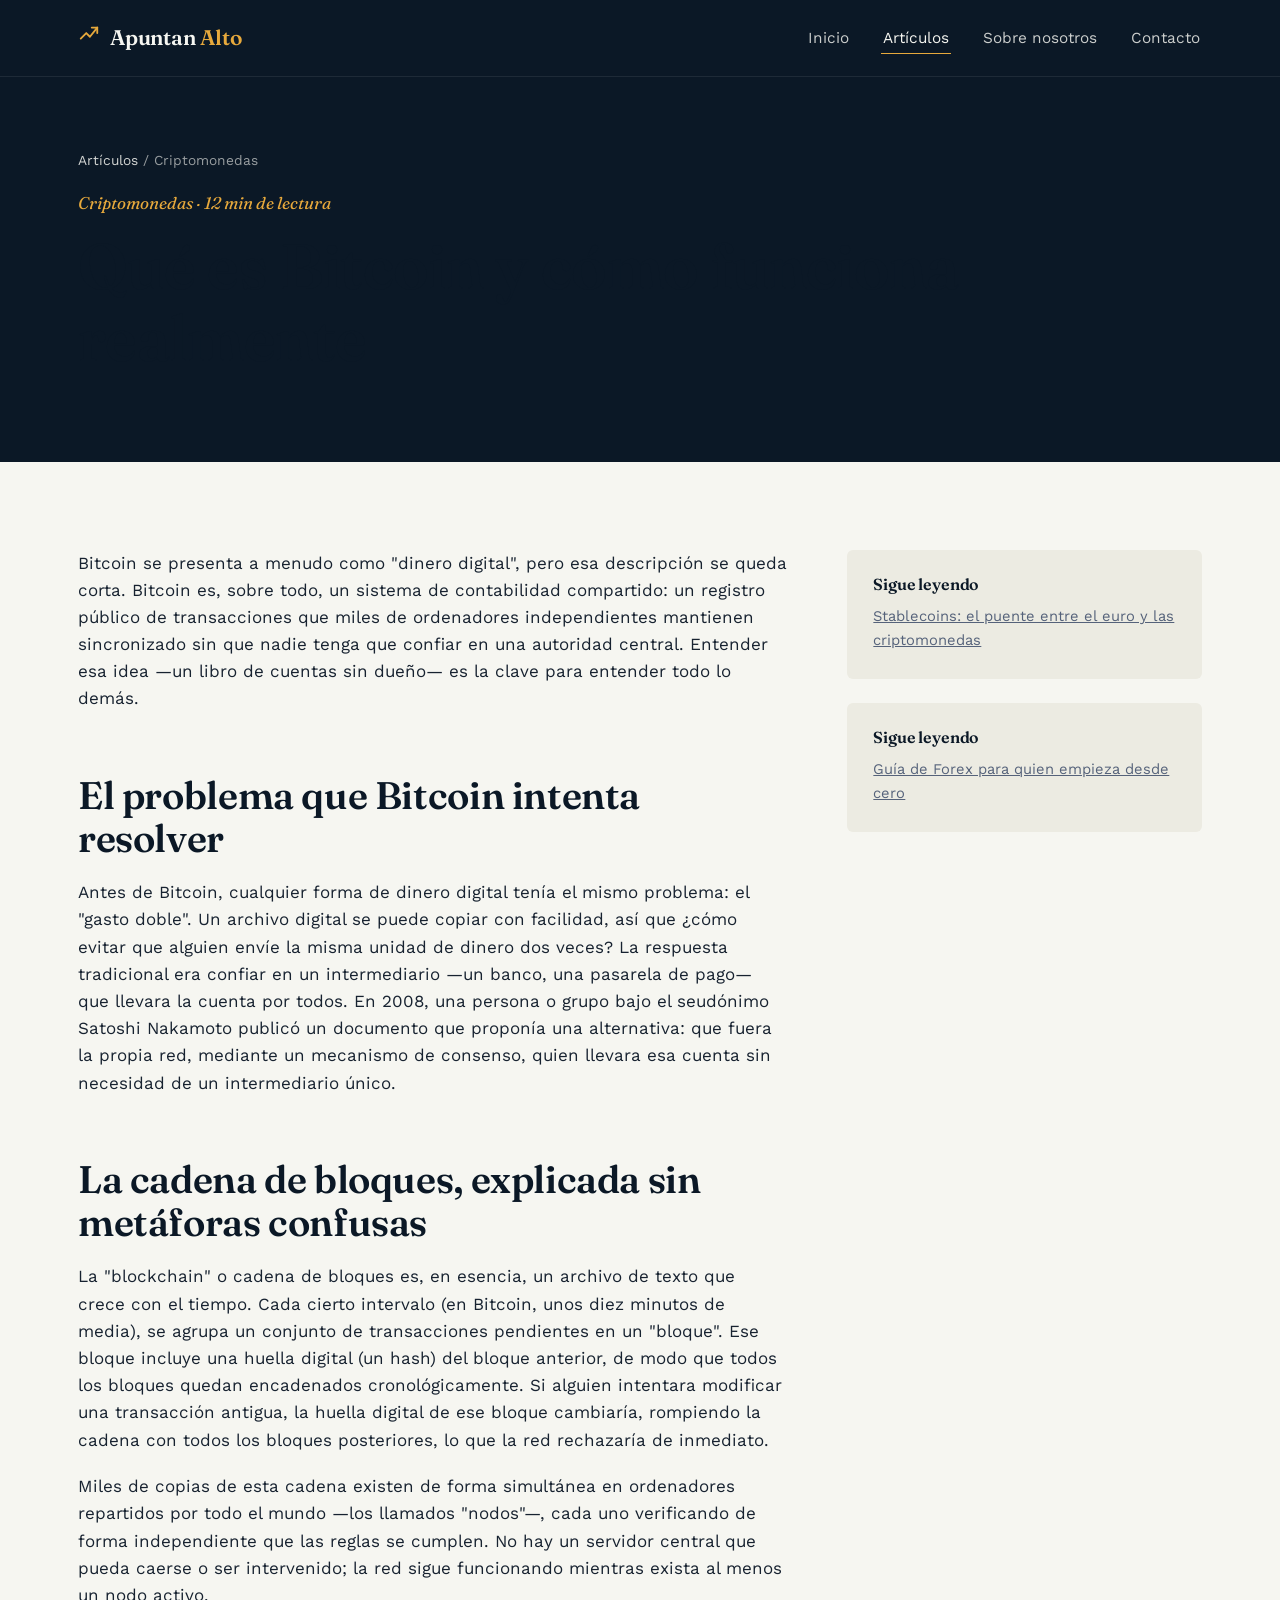
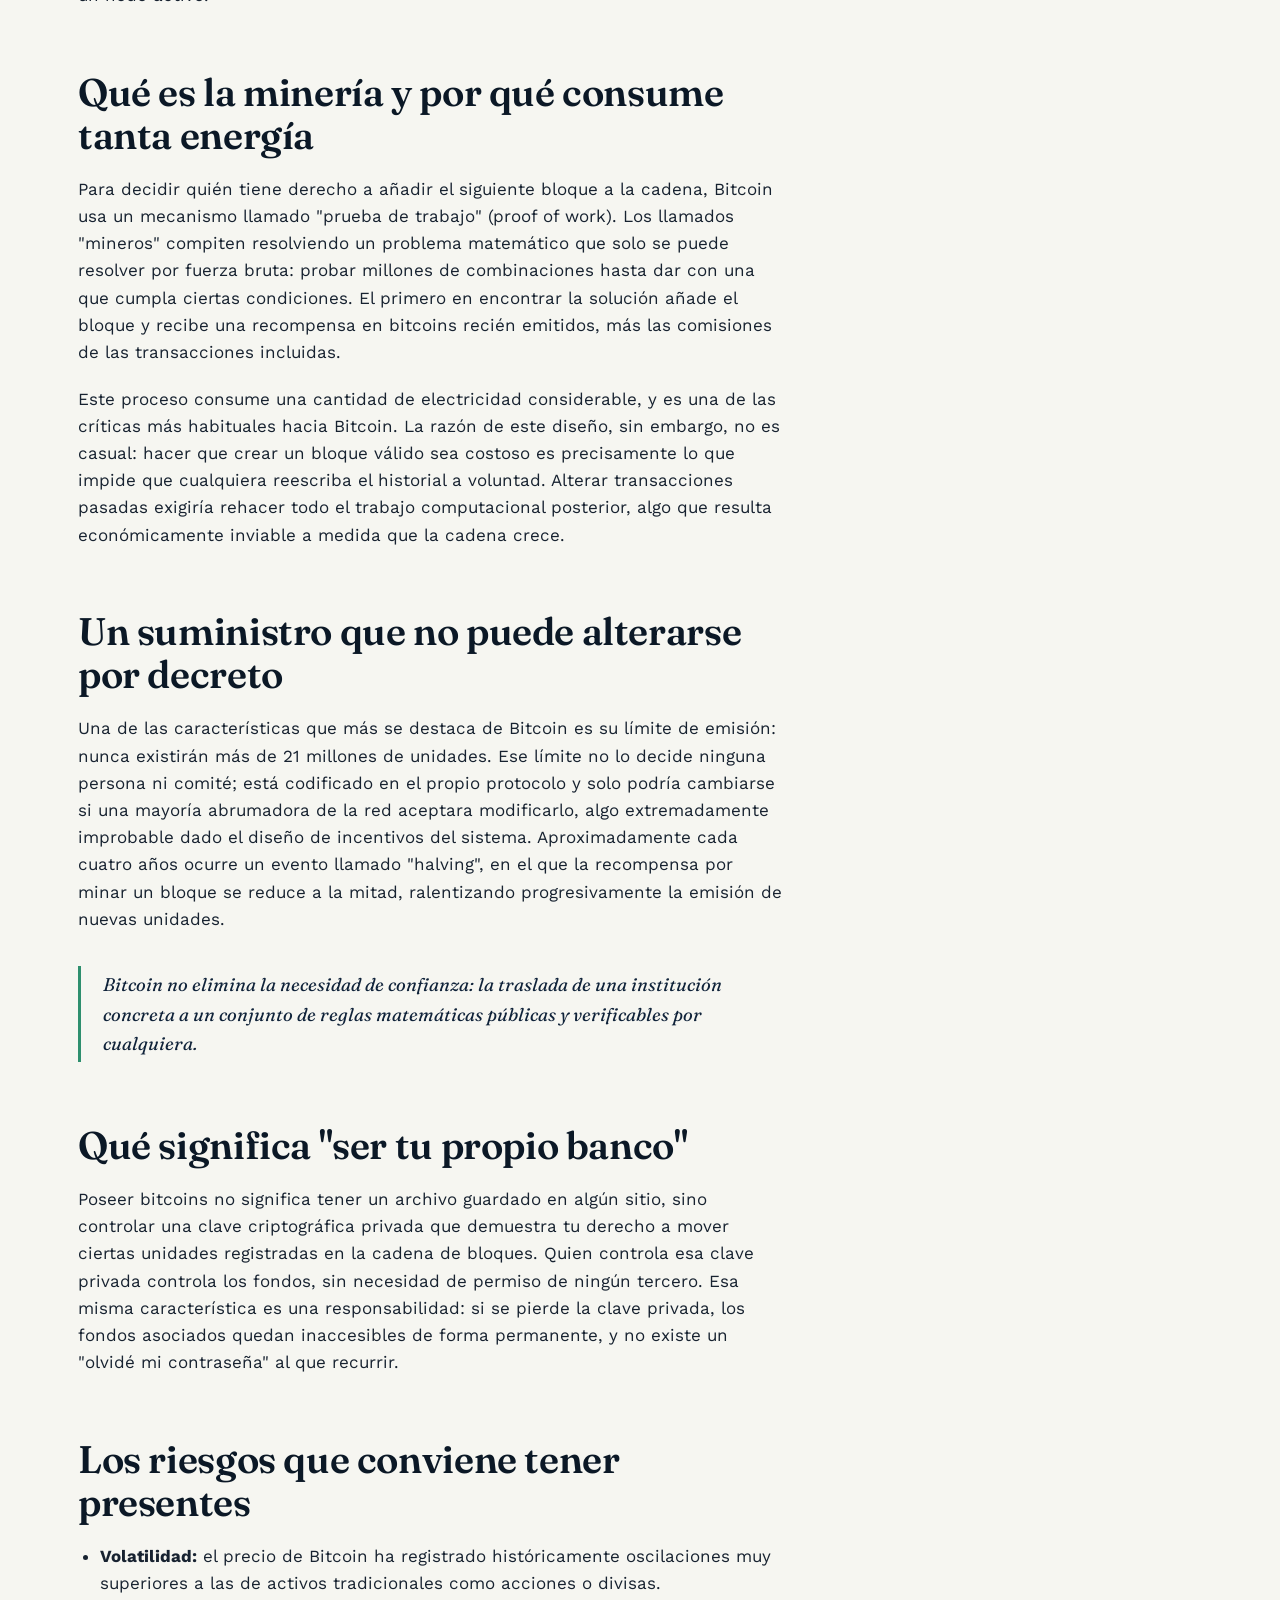
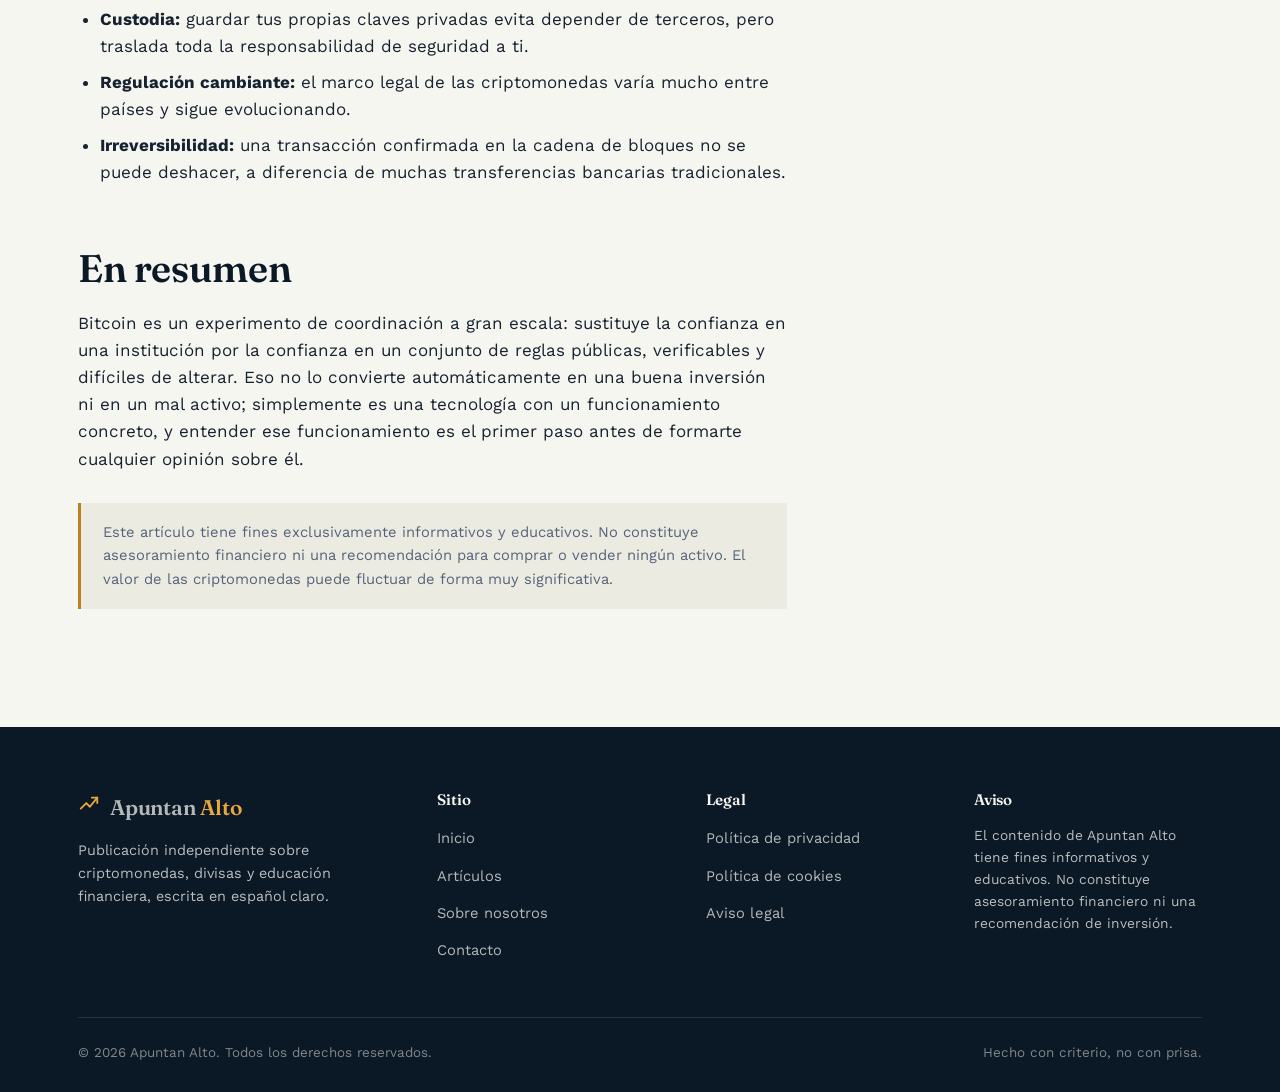
<file: articulos/que-es-bitcoin.html>
<!DOCTYPE html>
<html lang="es">
<head>
<meta charset="UTF-8">
<meta name="viewport" content="width=device-width, initial-scale=1">
<title>Qué es Bitcoin y cómo funciona realmente — Apuntan Alto</title>
<meta name="description" content="Explicación clara de qué es Bitcoin, cómo funciona la cadena de bloques, qué es la minería y por qué Bitcoin no depende de ningún banco central.">
<link rel="canonical" href="https://www.apuntanalto.com/articulos/que-es-bitcoin.html">
<meta property="og:type" content="article">
<meta property="og:title" content="Qué es Bitcoin y cómo funciona realmente">
<meta property="og:description" content="La cadena de bloques, la minería y el diseño descentralizado de Bitcoin, explicados sin tecnicismos innecesarios.">
<link rel="icon" href="data:image/svg+xml,%3Csvg xmlns='http://www.w3.org/2000/svg' viewBox='0 0 24 24'%3E%3Crect width='24' height='24' rx='5' fill='%230B1826'/%3E%3Cpath d='M4 17L10 11L14 15L20 6' stroke='%23E7A93C' stroke-width='2.2' fill='none' stroke-linecap='round' stroke-linejoin='round'/%3E%3C/svg%3E">
<link rel="preconnect" href="https://fonts.googleapis.com">
<link rel="preconnect" href="https://fonts.gstatic.com" crossorigin>
<link href="https://fonts.googleapis.com/css2?family=Fraunces:ital,wght@0,400;0,560;0,600;1,500&family=Work+Sans:wght@400;500;600;700&display=swap" rel="stylesheet">
<link rel="stylesheet" href="../css/style.css">
<script type="application/ld+json">
{
  "@context": "https://schema.org",
  "@type": "Article",
  "headline": "Qué es Bitcoin y cómo funciona realmente",
  "description": "Explicación clara de qué es Bitcoin, cómo funciona la cadena de bloques, qué es la minería y por qué Bitcoin no depende de ningún banco central.",
  "inLanguage": "es",
  "publisher": { "@type": "Organization", "name": "Apuntan Alto" }
}
</script>
</head>
<body>
<a class="skip-link" href="#contenido">Saltar al contenido</a>
<header class="site-header">
  <div class="container">
    <a href="../index.html" class="brand">
      <svg class="brand-mark" viewBox="0 0 24 24" fill="none" aria-hidden="true">
        <path d="M3 17L9 11L13 15L21 5" stroke="#E7A93C" stroke-width="2" stroke-linecap="round" stroke-linejoin="round"/>
        <path d="M15 5H21V11" stroke="#E7A93C" stroke-width="2" stroke-linecap="round" stroke-linejoin="round"/>
      </svg>
      <span class="brand-word">Apuntan <b>Alto</b></span>
    </a>
    <nav class="main-nav" aria-label="Navegación principal">
      <ul>
        <li><a href="../index.html">Inicio</a></li>
        <li><a href="index.html" aria-current="page">Artículos</a></li>
        <li><a href="../sobre-nosotros.html">Sobre nosotros</a></li>
        <li><a href="../contacto.html">Contacto</a></li>
      </ul>
    </nav>
    <button class="nav-toggle" aria-label="Abrir menú" aria-expanded="false">☰</button>
  </div>
</header>

<main id="contenido">
  <section class="page-hero">
    <div class="container">
      <p class="breadcrumb"><a href="index.html">Artículos</a> / Criptomonedas</p>
      <span class="kicker">Criptomonedas · 12 min de lectura</span>
      <h1>Qué es Bitcoin y cómo funciona realmente</h1>
    </div>
  </section>

  <section>
    <div class="container two-col">
      <article class="prose">
        <p>Bitcoin se presenta a menudo como "dinero digital", pero esa descripción se queda corta. Bitcoin es, sobre todo, un sistema de contabilidad compartido: un registro público de transacciones que miles de ordenadores independientes mantienen sincronizado sin que nadie tenga que confiar en una autoridad central. Entender esa idea —un libro de cuentas sin dueño— es la clave para entender todo lo demás.</p>

        <h2>El problema que Bitcoin intenta resolver</h2>
        <p>Antes de Bitcoin, cualquier forma de dinero digital tenía el mismo problema: el "gasto doble". Un archivo digital se puede copiar con facilidad, así que ¿cómo evitar que alguien envíe la misma unidad de dinero dos veces? La respuesta tradicional era confiar en un intermediario —un banco, una pasarela de pago— que llevara la cuenta por todos. En 2008, una persona o grupo bajo el seudónimo Satoshi Nakamoto publicó un documento que proponía una alternativa: que fuera la propia red, mediante un mecanismo de consenso, quien llevara esa cuenta sin necesidad de un intermediario único.</p>

        <h2>La cadena de bloques, explicada sin metáforas confusas</h2>
        <p>La "blockchain" o cadena de bloques es, en esencia, un archivo de texto que crece con el tiempo. Cada cierto intervalo (en Bitcoin, unos diez minutos de media), se agrupa un conjunto de transacciones pendientes en un "bloque". Ese bloque incluye una huella digital (un hash) del bloque anterior, de modo que todos los bloques quedan encadenados cronológicamente. Si alguien intentara modificar una transacción antigua, la huella digital de ese bloque cambiaría, rompiendo la cadena con todos los bloques posteriores, lo que la red rechazaría de inmediato.</p>
        <p>Miles de copias de esta cadena existen de forma simultánea en ordenadores repartidos por todo el mundo —los llamados "nodos"—, cada uno verificando de forma independiente que las reglas se cumplen. No hay un servidor central que pueda caerse o ser intervenido; la red sigue funcionando mientras exista al menos un nodo activo.</p>

        <h2>Qué es la minería y por qué consume tanta energía</h2>
        <p>Para decidir quién tiene derecho a añadir el siguiente bloque a la cadena, Bitcoin usa un mecanismo llamado "prueba de trabajo" (proof of work). Los llamados "mineros" compiten resolviendo un problema matemático que solo se puede resolver por fuerza bruta: probar millones de combinaciones hasta dar con una que cumpla ciertas condiciones. El primero en encontrar la solución añade el bloque y recibe una recompensa en bitcoins recién emitidos, más las comisiones de las transacciones incluidas.</p>
        <p>Este proceso consume una cantidad de electricidad considerable, y es una de las críticas más habituales hacia Bitcoin. La razón de este diseño, sin embargo, no es casual: hacer que crear un bloque válido sea costoso es precisamente lo que impide que cualquiera reescriba el historial a voluntad. Alterar transacciones pasadas exigiría rehacer todo el trabajo computacional posterior, algo que resulta económicamente inviable a medida que la cadena crece.</p>

        <h2>Un suministro que no puede alterarse por decreto</h2>
        <p>Una de las características que más se destaca de Bitcoin es su límite de emisión: nunca existirán más de 21 millones de unidades. Ese límite no lo decide ninguna persona ni comité; está codificado en el propio protocolo y solo podría cambiarse si una mayoría abrumadora de la red aceptara modificarlo, algo extremadamente improbable dado el diseño de incentivos del sistema. Aproximadamente cada cuatro años ocurre un evento llamado "halving", en el que la recompensa por minar un bloque se reduce a la mitad, ralentizando progresivamente la emisión de nuevas unidades.</p>

        <blockquote>Bitcoin no elimina la necesidad de confianza: la traslada de una institución concreta a un conjunto de reglas matemáticas públicas y verificables por cualquiera.</blockquote>

        <h2>Qué significa "ser tu propio banco"</h2>
        <p>Poseer bitcoins no significa tener un archivo guardado en algún sitio, sino controlar una clave criptográfica privada que demuestra tu derecho a mover ciertas unidades registradas en la cadena de bloques. Quien controla esa clave privada controla los fondos, sin necesidad de permiso de ningún tercero. Esa misma característica es una responsabilidad: si se pierde la clave privada, los fondos asociados quedan inaccesibles de forma permanente, y no existe un "olvidé mi contraseña" al que recurrir.</p>

        <h2>Los riesgos que conviene tener presentes</h2>
        <ul>
          <li><strong>Volatilidad:</strong> el precio de Bitcoin ha registrado históricamente oscilaciones muy superiores a las de activos tradicionales como acciones o divisas.</li>
          <li><strong>Custodia:</strong> guardar tus propias claves privadas evita depender de terceros, pero traslada toda la responsabilidad de seguridad a ti.</li>
          <li><strong>Regulación cambiante:</strong> el marco legal de las criptomonedas varía mucho entre países y sigue evolucionando.</li>
          <li><strong>Irreversibilidad:</strong> una transacción confirmada en la cadena de bloques no se puede deshacer, a diferencia de muchas transferencias bancarias tradicionales.</li>
        </ul>

        <h2>En resumen</h2>
        <p>Bitcoin es un experimento de coordinación a gran escala: sustituye la confianza en una institución por la confianza en un conjunto de reglas públicas, verificables y difíciles de alterar. Eso no lo convierte automáticamente en una buena inversión ni en un mal activo; simplemente es una tecnología con un funcionamiento concreto, y entender ese funcionamiento es el primer paso antes de formarte cualquier opinión sobre él.</p>

        <div class="disclaimer">
          Este artículo tiene fines exclusivamente informativos y educativos. No constituye asesoramiento financiero ni una recomendación para comprar o vender ningún activo. El valor de las criptomonedas puede fluctuar de forma muy significativa.
        </div>
      </article>

      <aside>
        <div class="side-box">
          <h4>Sigue leyendo</h4>
          <p><a href="stablecoins-explicadas.html">Stablecoins: el puente entre el euro y las criptomonedas</a></p>
        </div>
        <div class="side-box">
          <h4>Sigue leyendo</h4>
          <p><a href="guia-forex-principiantes.html">Guía de Forex para quien empieza desde cero</a></p>
        </div>
      </aside>
    </div>
  </section>
</main>

<footer class="site-footer">
  <div class="container">
    <div class="footer-grid">
      <div>
        <a href="../index.html" class="brand" style="margin-bottom:14px; display:inline-flex;">
          <svg class="brand-mark" viewBox="0 0 24 24" fill="none" aria-hidden="true">
            <path d="M3 17L9 11L13 15L21 5" stroke="#E7A93C" stroke-width="2" stroke-linecap="round" stroke-linejoin="round"/>
            <path d="M15 5H21V11" stroke="#E7A93C" stroke-width="2" stroke-linecap="round" stroke-linejoin="round"/>
          </svg>
          <span class="brand-word">Apuntan <b>Alto</b></span>
        </a>
        <p style="max-width:32ch; font-size:0.9rem;">Publicación independiente sobre criptomonedas, divisas y educación financiera, escrita en español claro.</p>
      </div>
      <div>
        <h4>Sitio</h4>
        <ul>
          <li><a href="../index.html">Inicio</a></li>
          <li><a href="index.html">Artículos</a></li>
          <li><a href="../sobre-nosotros.html">Sobre nosotros</a></li>
          <li><a href="../contacto.html">Contacto</a></li>
        </ul>
      </div>
      <div>
        <h4>Legal</h4>
        <ul>
          <li><a href="../politica-privacidad.html">Política de privacidad</a></li>
          <li><a href="../politica-cookies.html">Política de cookies</a></li>
          <li><a href="../aviso-legal.html">Aviso legal</a></li>
        </ul>
      </div>
      <div>
        <h4>Aviso</h4>
        <p style="font-size:0.86rem;">El contenido de Apuntan Alto tiene fines informativos y educativos. No constituye asesoramiento financiero ni una recomendación de inversión.</p>
      </div>
    </div>
    <div class="footer-bottom">
      <span>© <span data-year>2026</span> Apuntan Alto. Todos los derechos reservados.</span>
      <span>Hecho con criterio, no con prisa.</span>
    </div>
  </div>
</footer>
<script src="../js/main.js"></script>
</body>
</html>
</file>
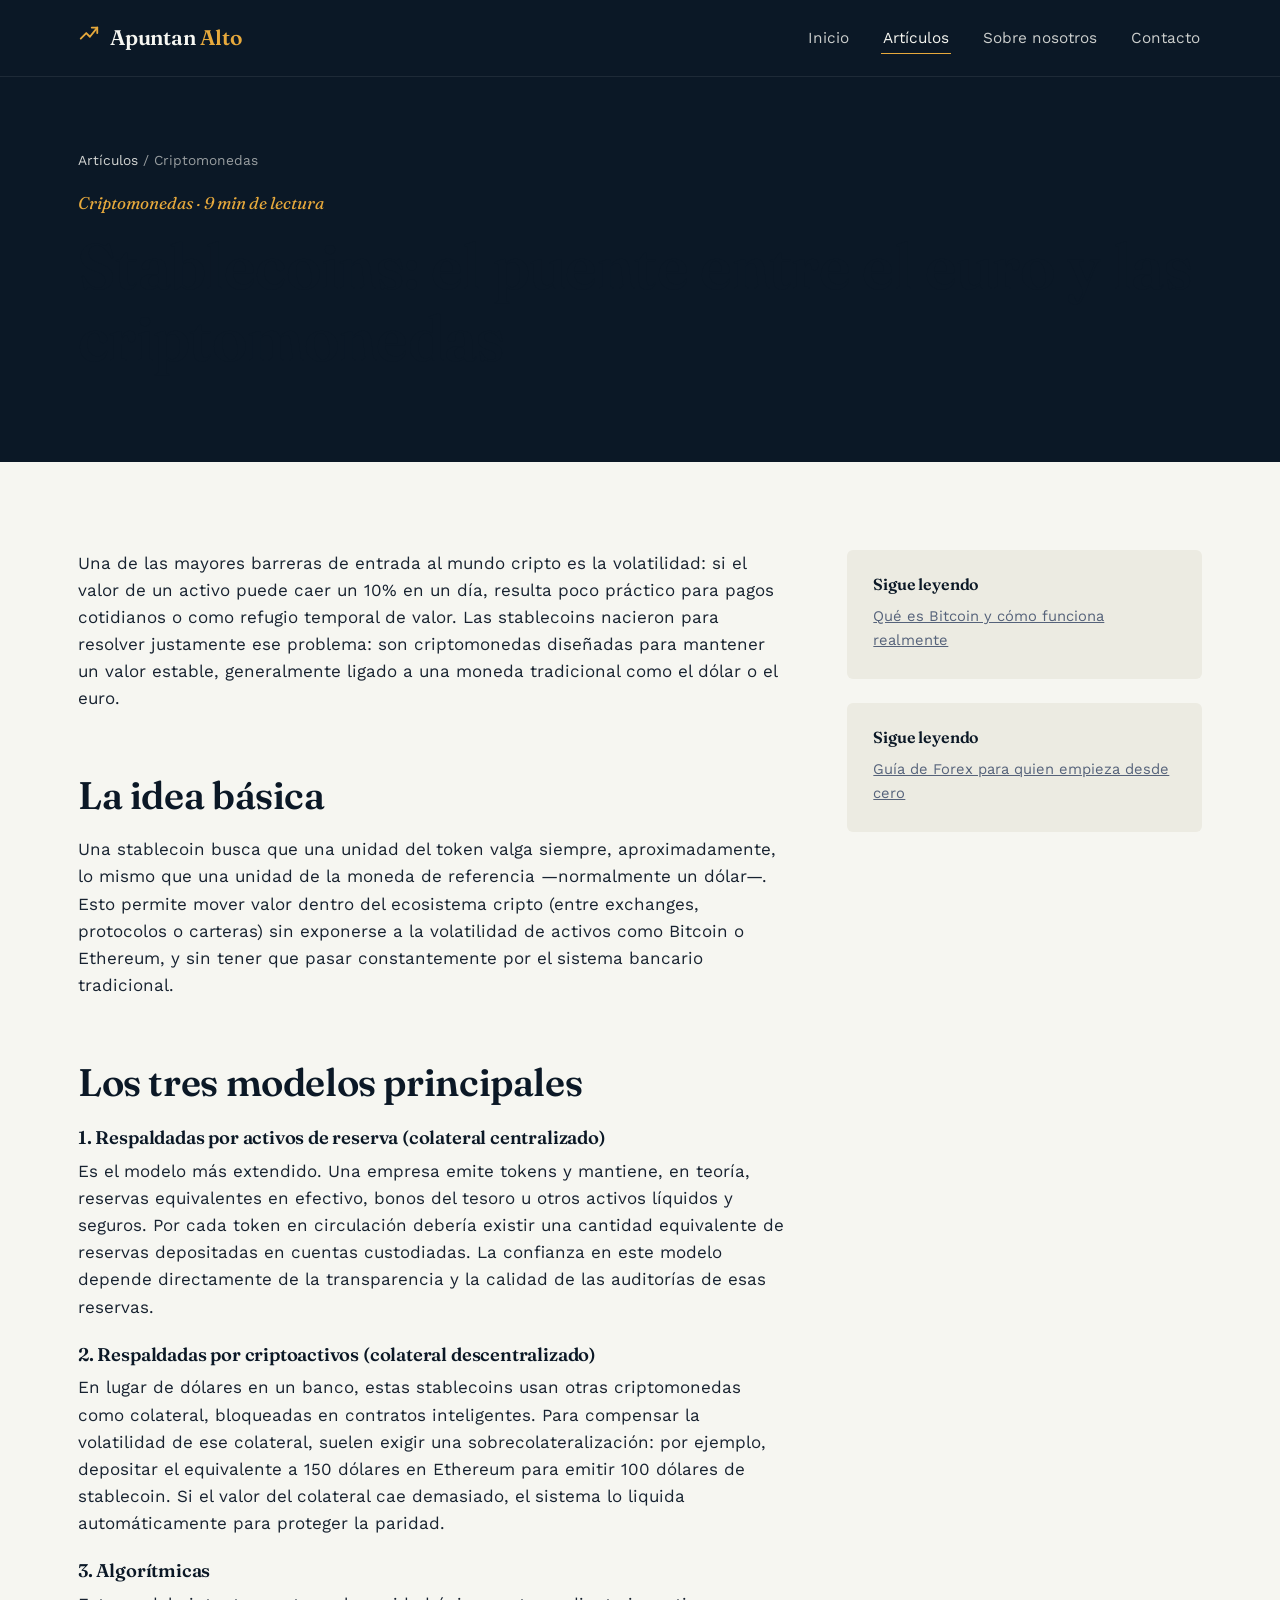
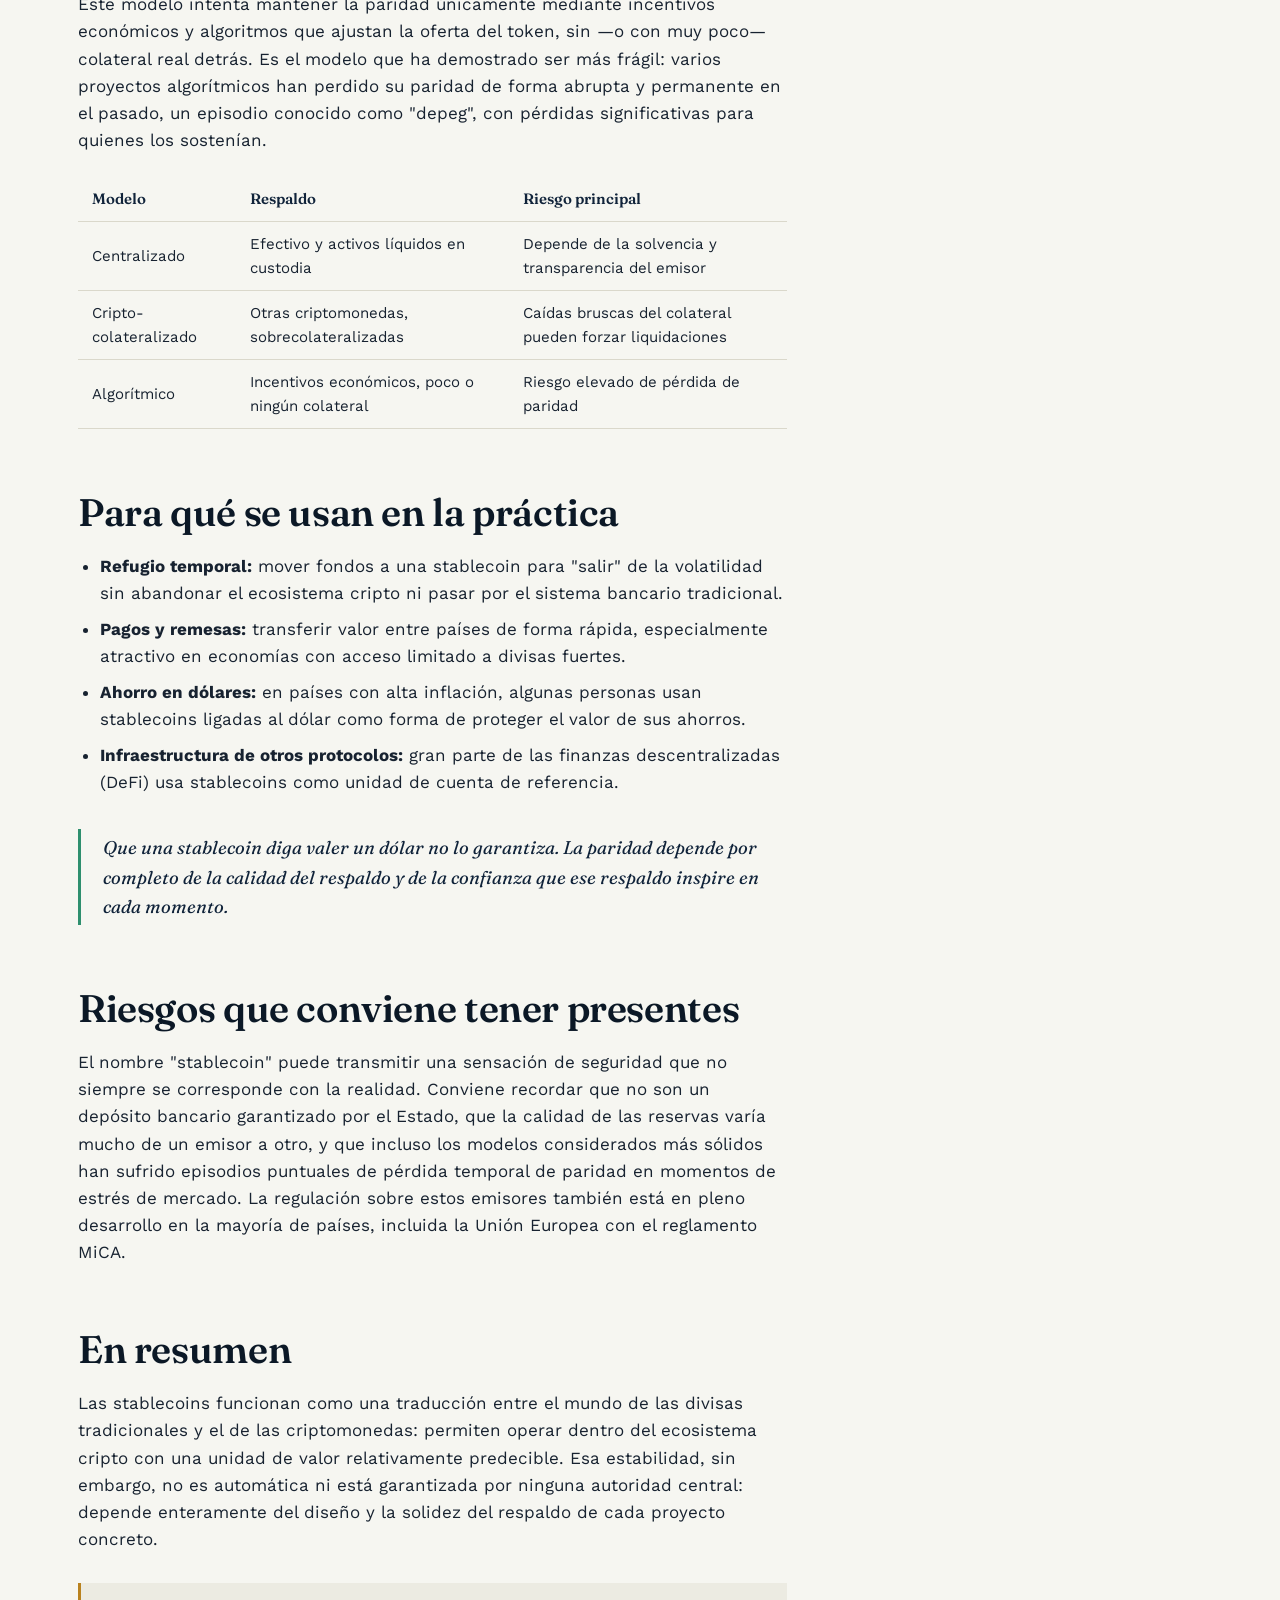
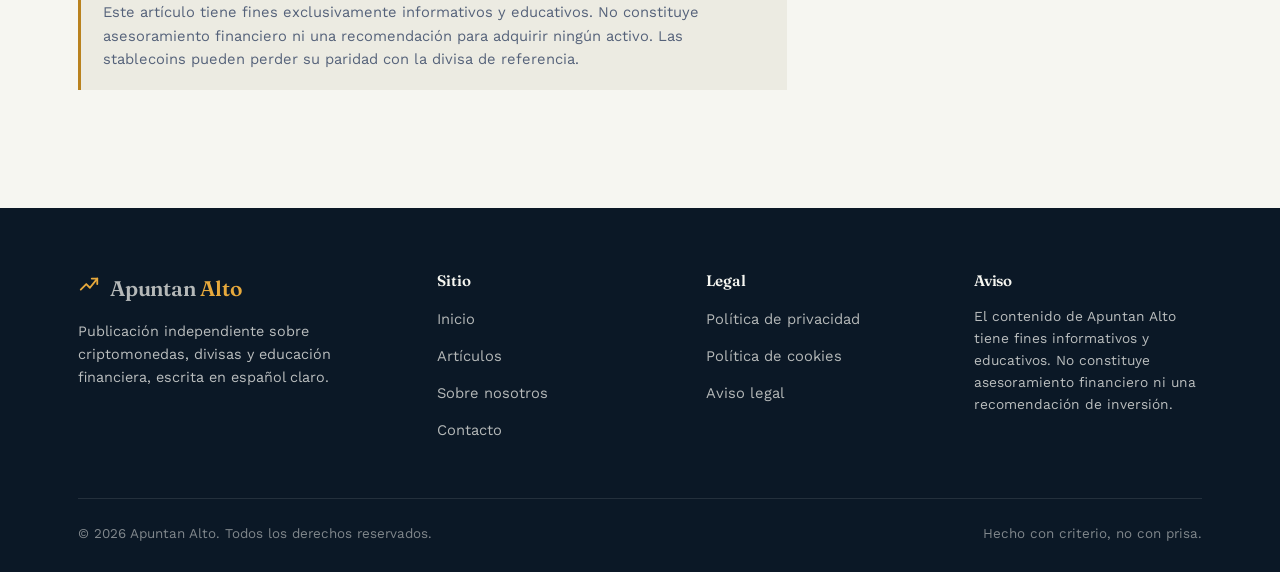
<file: articulos/stablecoins-explicadas.html>
<!DOCTYPE html>
<html lang="es">
<head>
<meta charset="UTF-8">
<meta name="viewport" content="width=device-width, initial-scale=1">
<title>Stablecoins: el puente entre el euro y las criptomonedas — Apuntan Alto</title>
<meta name="description" content="Qué son las stablecoins, cómo mantienen un valor estable y por qué se han convertido en la puerta de entrada al mundo cripto.">
<link rel="canonical" href="https://www.apuntanalto.com/articulos/stablecoins-explicadas.html">
<meta property="og:type" content="article">
<meta property="og:title" content="Stablecoins: el puente entre el euro y las criptomonedas">
<meta property="og:description" content="Cómo funcionan las stablecoins, sus distintos modelos y los riesgos que conviene conocer.">
<link rel="icon" href="data:image/svg+xml,%3Csvg xmlns='http://www.w3.org/2000/svg' viewBox='0 0 24 24'%3E%3Crect width='24' height='24' rx='5' fill='%230B1826'/%3E%3Cpath d='M4 17L10 11L14 15L20 6' stroke='%23E7A93C' stroke-width='2.2' fill='none' stroke-linecap='round' stroke-linejoin='round'/%3E%3C/svg%3E">
<link rel="preconnect" href="https://fonts.googleapis.com">
<link rel="preconnect" href="https://fonts.gstatic.com" crossorigin>
<link href="https://fonts.googleapis.com/css2?family=Fraunces:ital,wght@0,400;0,560;0,600;1,500&family=Work+Sans:wght@400;500;600;700&display=swap" rel="stylesheet">
<link rel="stylesheet" href="../css/style.css">
<script type="application/ld+json">
{
  "@context": "https://schema.org",
  "@type": "Article",
  "headline": "Stablecoins: el puente entre el euro y las criptomonedas",
  "description": "Qué son las stablecoins, cómo mantienen un valor estable y por qué se han convertido en la puerta de entrada al mundo cripto.",
  "inLanguage": "es",
  "publisher": { "@type": "Organization", "name": "Apuntan Alto" }
}
</script>
</head>
<body>
<a class="skip-link" href="#contenido">Saltar al contenido</a>
<header class="site-header">
  <div class="container">
    <a href="../index.html" class="brand">
      <svg class="brand-mark" viewBox="0 0 24 24" fill="none" aria-hidden="true">
        <path d="M3 17L9 11L13 15L21 5" stroke="#E7A93C" stroke-width="2" stroke-linecap="round" stroke-linejoin="round"/>
        <path d="M15 5H21V11" stroke="#E7A93C" stroke-width="2" stroke-linecap="round" stroke-linejoin="round"/>
      </svg>
      <span class="brand-word">Apuntan <b>Alto</b></span>
    </a>
    <nav class="main-nav" aria-label="Navegación principal">
      <ul>
        <li><a href="../index.html">Inicio</a></li>
        <li><a href="index.html" aria-current="page">Artículos</a></li>
        <li><a href="../sobre-nosotros.html">Sobre nosotros</a></li>
        <li><a href="../contacto.html">Contacto</a></li>
      </ul>
    </nav>
    <button class="nav-toggle" aria-label="Abrir menú" aria-expanded="false">☰</button>
  </div>
</header>

<main id="contenido">
  <section class="page-hero">
    <div class="container">
      <p class="breadcrumb"><a href="index.html">Artículos</a> / Criptomonedas</p>
      <span class="kicker">Criptomonedas · 9 min de lectura</span>
      <h1>Stablecoins: el puente entre el euro y las criptomonedas</h1>
    </div>
  </section>

  <section>
    <div class="container two-col">
      <article class="prose">
        <p>Una de las mayores barreras de entrada al mundo cripto es la volatilidad: si el valor de un activo puede caer un 10% en un día, resulta poco práctico para pagos cotidianos o como refugio temporal de valor. Las stablecoins nacieron para resolver justamente ese problema: son criptomonedas diseñadas para mantener un valor estable, generalmente ligado a una moneda tradicional como el dólar o el euro.</p>

        <h2>La idea básica</h2>
        <p>Una stablecoin busca que una unidad del token valga siempre, aproximadamente, lo mismo que una unidad de la moneda de referencia —normalmente un dólar—. Esto permite mover valor dentro del ecosistema cripto (entre exchanges, protocolos o carteras) sin exponerse a la volatilidad de activos como Bitcoin o Ethereum, y sin tener que pasar constantemente por el sistema bancario tradicional.</p>

        <h2>Los tres modelos principales</h2>
        <h3>1. Respaldadas por activos de reserva (colateral centralizado)</h3>
        <p>Es el modelo más extendido. Una empresa emite tokens y mantiene, en teoría, reservas equivalentes en efectivo, bonos del tesoro u otros activos líquidos y seguros. Por cada token en circulación debería existir una cantidad equivalente de reservas depositadas en cuentas custodiadas. La confianza en este modelo depende directamente de la transparencia y la calidad de las auditorías de esas reservas.</p>

        <h3>2. Respaldadas por criptoactivos (colateral descentralizado)</h3>
        <p>En lugar de dólares en un banco, estas stablecoins usan otras criptomonedas como colateral, bloqueadas en contratos inteligentes. Para compensar la volatilidad de ese colateral, suelen exigir una sobrecolateralización: por ejemplo, depositar el equivalente a 150 dólares en Ethereum para emitir 100 dólares de stablecoin. Si el valor del colateral cae demasiado, el sistema lo liquida automáticamente para proteger la paridad.</p>

        <h3>3. Algorítmicas</h3>
        <p>Este modelo intenta mantener la paridad únicamente mediante incentivos económicos y algoritmos que ajustan la oferta del token, sin —o con muy poco— colateral real detrás. Es el modelo que ha demostrado ser más frágil: varios proyectos algorítmicos han perdido su paridad de forma abrupta y permanente en el pasado, un episodio conocido como "depeg", con pérdidas significativas para quienes los sostenían.</p>

        <table class="data-table">
          <thead><tr><th>Modelo</th><th>Respaldo</th><th>Riesgo principal</th></tr></thead>
          <tbody>
            <tr><td>Centralizado</td><td>Efectivo y activos líquidos en custodia</td><td>Depende de la solvencia y transparencia del emisor</td></tr>
            <tr><td>Cripto-colateralizado</td><td>Otras criptomonedas, sobrecolateralizadas</td><td>Caídas bruscas del colateral pueden forzar liquidaciones</td></tr>
            <tr><td>Algorítmico</td><td>Incentivos económicos, poco o ningún colateral</td><td>Riesgo elevado de pérdida de paridad</td></tr>
          </tbody>
        </table>

        <h2>Para qué se usan en la práctica</h2>
        <ul>
          <li><strong>Refugio temporal:</strong> mover fondos a una stablecoin para "salir" de la volatilidad sin abandonar el ecosistema cripto ni pasar por el sistema bancario tradicional.</li>
          <li><strong>Pagos y remesas:</strong> transferir valor entre países de forma rápida, especialmente atractivo en economías con acceso limitado a divisas fuertes.</li>
          <li><strong>Ahorro en dólares:</strong> en países con alta inflación, algunas personas usan stablecoins ligadas al dólar como forma de proteger el valor de sus ahorros.</li>
          <li><strong>Infraestructura de otros protocolos:</strong> gran parte de las finanzas descentralizadas (DeFi) usa stablecoins como unidad de cuenta de referencia.</li>
        </ul>

        <blockquote>Que una stablecoin diga valer un dólar no lo garantiza. La paridad depende por completo de la calidad del respaldo y de la confianza que ese respaldo inspire en cada momento.</blockquote>

        <h2>Riesgos que conviene tener presentes</h2>
        <p>El nombre "stablecoin" puede transmitir una sensación de seguridad que no siempre se corresponde con la realidad. Conviene recordar que no son un depósito bancario garantizado por el Estado, que la calidad de las reservas varía mucho de un emisor a otro, y que incluso los modelos considerados más sólidos han sufrido episodios puntuales de pérdida temporal de paridad en momentos de estrés de mercado. La regulación sobre estos emisores también está en pleno desarrollo en la mayoría de países, incluida la Unión Europea con el reglamento MiCA.</p>

        <h2>En resumen</h2>
        <p>Las stablecoins funcionan como una traducción entre el mundo de las divisas tradicionales y el de las criptomonedas: permiten operar dentro del ecosistema cripto con una unidad de valor relativamente predecible. Esa estabilidad, sin embargo, no es automática ni está garantizada por ninguna autoridad central: depende enteramente del diseño y la solidez del respaldo de cada proyecto concreto.</p>

        <div class="disclaimer">
          Este artículo tiene fines exclusivamente informativos y educativos. No constituye asesoramiento financiero ni una recomendación para adquirir ningún activo. Las stablecoins pueden perder su paridad con la divisa de referencia.
        </div>
      </article>

      <aside>
        <div class="side-box">
          <h4>Sigue leyendo</h4>
          <p><a href="que-es-bitcoin.html">Qué es Bitcoin y cómo funciona realmente</a></p>
        </div>
        <div class="side-box">
          <h4>Sigue leyendo</h4>
          <p><a href="guia-forex-principiantes.html">Guía de Forex para quien empieza desde cero</a></p>
        </div>
      </aside>
    </div>
  </section>
</main>

<footer class="site-footer">
  <div class="container">
    <div class="footer-grid">
      <div>
        <a href="../index.html" class="brand" style="margin-bottom:14px; display:inline-flex;">
          <svg class="brand-mark" viewBox="0 0 24 24" fill="none" aria-hidden="true">
            <path d="M3 17L9 11L13 15L21 5" stroke="#E7A93C" stroke-width="2" stroke-linecap="round" stroke-linejoin="round"/>
            <path d="M15 5H21V11" stroke="#E7A93C" stroke-width="2" stroke-linecap="round" stroke-linejoin="round"/>
          </svg>
          <span class="brand-word">Apuntan <b>Alto</b></span>
        </a>
        <p style="max-width:32ch; font-size:0.9rem;">Publicación independiente sobre criptomonedas, divisas y educación financiera, escrita en español claro.</p>
      </div>
      <div>
        <h4>Sitio</h4>
        <ul>
          <li><a href="../index.html">Inicio</a></li>
          <li><a href="index.html">Artículos</a></li>
          <li><a href="../sobre-nosotros.html">Sobre nosotros</a></li>
          <li><a href="../contacto.html">Contacto</a></li>
        </ul>
      </div>
      <div>
        <h4>Legal</h4>
        <ul>
          <li><a href="../politica-privacidad.html">Política de privacidad</a></li>
          <li><a href="../politica-cookies.html">Política de cookies</a></li>
          <li><a href="../aviso-legal.html">Aviso legal</a></li>
        </ul>
      </div>
      <div>
        <h4>Aviso</h4>
        <p style="font-size:0.86rem;">El contenido de Apuntan Alto tiene fines informativos y educativos. No constituye asesoramiento financiero ni una recomendación de inversión.</p>
      </div>
    </div>
    <div class="footer-bottom">
      <span>© <span data-year>2026</span> Apuntan Alto. Todos los derechos reservados.</span>
      <span>Hecho con criterio, no con prisa.</span>
    </div>
  </div>
</footer>
<script src="../js/main.js"></script>
</body>
</html>
</file>
<file: css/style.css>
/* =========================================================
   Apuntan Alto — sistema de diseño
   Paleta: tinta marina + oro de ambición + verde de crecimiento
   Tipografía: Fraunces (display) + Work Sans (texto)
   ========================================================= */

:root{
  --ink-900: #0B1826;
  --ink-800: #10233A;
  --ink-700: #16304C;
  --paper: #F6F6F1;
  --paper-dim: #ECEBE2;
  --paper-line: #DAD8CB;
  --gold: #E7A93C;
  --gold-dim: #B9821F;
  --green: #2E8F6E;
  --red: #B4483C;
  --ink-text: #172230;
  --muted: #55627A;
  --max-w: 1180px;
  --radius-s: 3px;
  --radius-m: 6px;
}

*, *::before, *::after{ box-sizing: border-box; }

html{
  scroll-behavior: smooth;
}

@media (prefers-reduced-motion: reduce){
  html{ scroll-behavior: auto; }
  *, *::before, *::after{
    animation-duration: 0.001ms !important;
    animation-iteration-count: 1 !important;
    transition-duration: 0.001ms !important;
    scroll-behavior: auto !important;
  }
}

body{
  margin: 0;
  background: var(--paper);
  color: var(--ink-text);
  font-family: "Work Sans", -apple-system, "Segoe UI", sans-serif;
  font-size: 17px;
  line-height: 1.6;
  -webkit-font-smoothing: antialiased;
}

h1, h2, h3, h4{
  font-family: "Fraunces", Georgia, serif;
  font-weight: 600;
  line-height: 1.12;
  margin: 0 0 0.5em;
  color: var(--ink-900);
  letter-spacing: -0.01em;
}

h1{ font-size: clamp(2.6rem, 5vw, 4.6rem); font-weight: 560; }
h2{ font-size: clamp(1.7rem, 3vw, 2.5rem); }
h3{ font-size: 1.35rem; }

p{ margin: 0 0 1.15em; max-width: 68ch; }

a{ color: inherit; }

.container{
  max-width: var(--max-w);
  margin: 0 auto;
  padding: 0 28px;
}

img, svg{ max-width: 100%; display: block; }

/* focus visibility */
a:focus-visible, button:focus-visible, input:focus-visible, textarea:focus-visible{
  outline: 2px solid var(--gold-dim);
  outline-offset: 3px;
}

/* ---------- header ---------- */
.site-header{
  background: var(--ink-900);
  color: var(--paper);
  position: sticky;
  top: 0;
  z-index: 40;
  border-bottom: 1px solid rgba(255,255,255,0.08);
}

.site-header .container{
  display: flex;
  align-items: center;
  justify-content: space-between;
  height: 76px;
}

.brand{
  display: flex;
  align-items: baseline;
  gap: 10px;
  text-decoration: none;
  color: var(--paper);
}

.brand-mark{ width: 22px; height: 22px; flex: none; }

.brand-word{
  font-family: "Fraunces", serif;
  font-size: 1.32rem;
  font-weight: 600;
  letter-spacing: -0.01em;
}

.brand-word b{ color: var(--gold); font-weight: 600; }

.main-nav ul{
  list-style: none;
  display: flex;
  gap: 30px;
  margin: 0;
  padding: 0;
}

.main-nav a{
  text-decoration: none;
  font-size: 0.96rem;
  color: rgba(246,246,241,0.82);
  padding: 6px 2px;
  border-bottom: 1px solid transparent;
  transition: border-color 0.15s ease, color 0.15s ease;
}

.main-nav a:hover, .main-nav a[aria-current="page"]{
  color: var(--paper);
  border-bottom-color: var(--gold);
}

.nav-toggle{
  display: none;
  background: none;
  border: 1px solid rgba(255,255,255,0.3);
  border-radius: var(--radius-s);
  color: var(--paper);
  width: 42px;
  height: 38px;
  font-size: 1.1rem;
  cursor: pointer;
}

@media (max-width: 760px){
  .nav-toggle{ display: block; }
  .main-nav{
    display: none;
    position: absolute;
    left: 0; right: 0; top: 76px;
    background: var(--ink-900);
    border-bottom: 1px solid rgba(255,255,255,0.08);
  }
  .main-nav.is-open{ display: block; }
  .main-nav ul{ flex-direction: column; gap: 0; padding: 8px 28px 20px; }
  .main-nav a{ display: block; padding: 12px 0; border-bottom: 1px solid rgba(255,255,255,0.08); }
}

/* ---------- hero ---------- */
.hero{
  background: linear-gradient(180deg, var(--ink-900) 0%, var(--ink-800) 72%, var(--ink-700) 100%);
  color: var(--paper);
  position: relative;
  overflow: hidden;
  padding: 108px 0 96px;
}

.hero .container{
  position: relative;
  z-index: 2;
  display: grid;
  grid-template-columns: 1.15fr 0.85fr;
  gap: 40px;
  align-items: end;
}

.hero-eyebrow{
  color: var(--gold);
  font-family: "Fraunces", serif;
  font-style: italic;
  font-size: 1.1rem;
  margin: 0 0 18px;
}

.hero h1{ color: var(--paper); margin-bottom: 22px; }

.hero-lede{
  color: rgba(246,246,241,0.82);
  font-size: 1.15rem;
  max-width: 46ch;
}

.hero-cta{
  display: flex;
  gap: 16px;
  margin-top: 30px;
  flex-wrap: wrap;
}

.hero-chart{ width: 100%; }

@media (max-width: 860px){
  .hero .container{ grid-template-columns: 1fr; }
  .hero-chart{ margin-top: 34px; max-width: 420px; }
}

/* ---------- buttons ---------- */
.btn{
  display: inline-flex;
  align-items: center;
  gap: 8px;
  padding: 13px 24px;
  font-size: 0.98rem;
  font-weight: 600;
  text-decoration: none;
  border-radius: var(--radius-s);
  border: 1px solid transparent;
  cursor: pointer;
  font-family: "Work Sans", sans-serif;
  transition: transform 0.15s ease, background 0.15s ease, border-color 0.15s ease;
}

.btn:hover{ transform: translateY(-1px); }

.btn-gold{ background: var(--gold); color: var(--ink-900); }
.btn-gold:hover{ background: #f0b955; }

.btn-outline{ border-color: rgba(246,246,241,0.4); color: var(--paper); }
.btn-outline:hover{ border-color: var(--paper); }

.btn-dark{ background: var(--ink-900); color: var(--paper); }
.btn-dark:hover{ background: var(--ink-700); }

/* ---------- sections ---------- */
section{ padding: 88px 0; }

.section-dim{ background: var(--paper-dim); }

.section-head{
  display: flex;
  justify-content: space-between;
  align-items: flex-end;
  gap: 24px;
  margin-bottom: 46px;
  border-bottom: 1px solid var(--paper-line);
  padding-bottom: 22px;
}

.section-head .kicker{
  font-family: "Fraunces", serif;
  font-style: italic;
  color: var(--gold-dim);
  font-size: 1.05rem;
  margin-bottom: 6px;
  display: block;
}

.section-head p{ margin: 0; color: var(--muted); max-width: 40ch; }

/* pillars / markets grid — asymmetric editorial layout, not uniform cards */
.pillars{
  display: grid;
  grid-template-columns: repeat(3, 1fr);
  gap: 0;
  border-top: 1px solid var(--paper-line);
}

.pillar{
  padding: 34px 30px 34px 0;
  border-right: 1px solid var(--paper-line);
}

.pillar:last-child{ border-right: none; }

.pillar .num{
  font-family: "Fraunces", serif;
  font-size: 0.95rem;
  color: var(--gold-dim);
  display: block;
  margin-bottom: 14px;
}

@media (max-width: 820px){
  .pillars{ grid-template-columns: 1fr; }
  .pillar{ border-right: none; border-bottom: 1px solid var(--paper-line); padding: 28px 0; }
}

/* market ticker strip */
.ticker-strip{
  background: var(--ink-900);
  color: var(--paper);
  overflow: hidden;
  border-top: 1px solid rgba(255,255,255,0.08);
  border-bottom: 1px solid rgba(255,255,255,0.08);
}

.ticker-track{
  display: flex;
  gap: 56px;
  padding: 15px 0;
  white-space: nowrap;
  animation: ticker 32s linear infinite;
  width: max-content;
}

@keyframes ticker{
  from{ transform: translateX(0); }
  to{ transform: translateX(-50%); }
}

.ticker-item{ font-size: 0.92rem; color: rgba(246,246,241,0.75); }
.ticker-item b{ color: var(--paper); font-weight: 600; }
.ticker-item .up{ color: #6fc79a; }
.ticker-item .down{ color: #e2897d; }

/* article list (editorial rows, not cards) */
.article-row{
  display: grid;
  grid-template-columns: 120px 1fr auto;
  gap: 26px;
  align-items: baseline;
  padding: 26px 0;
  border-bottom: 1px solid var(--paper-line);
  text-decoration: none;
  color: inherit;
}

.article-row:first-child{ border-top: 1px solid var(--paper-line); }

.article-row .tag{
  font-size: 0.82rem;
  color: var(--green);
  font-weight: 600;
  letter-spacing: 0.02em;
}

.article-row h3{ margin: 0; }

.article-row .excerpt{ color: var(--muted); margin: 8px 0 0; font-size: 0.96rem; }

.article-row .meta{ color: var(--muted); font-size: 0.86rem; white-space: nowrap; }

@media (max-width: 700px){
  .article-row{ grid-template-columns: 1fr; gap: 6px; }
  .article-row .meta{ order: 3; }
}

/* stat row */
.stats{
  display: grid;
  grid-template-columns: repeat(4, 1fr);
  border-top: 1px solid rgba(255,255,255,0.15);
  border-bottom: 1px solid rgba(255,255,255,0.15);
}

.stat{ padding: 30px 26px; border-right: 1px solid rgba(255,255,255,0.15); }
.stat:last-child{ border-right: none; }
.stat .value{ font-family: "Fraunces", serif; font-size: 2.1rem; color: var(--gold); display: block; }
.stat .label{ color: rgba(246,246,241,0.7); font-size: 0.9rem; }

@media (max-width: 760px){
  .stats{ grid-template-columns: repeat(2, 1fr); }
  .stat{ border-bottom: 1px solid rgba(255,255,255,0.15); }
}

/* callout / newsletter */
.callout{
  background: var(--ink-900);
  color: var(--paper);
  border-radius: var(--radius-m);
  padding: 56px;
  display: grid;
  grid-template-columns: 1.3fr 1fr;
  gap: 40px;
  align-items: center;
}

@media (max-width: 760px){
  .callout{ grid-template-columns: 1fr; padding: 36px 26px; }
}

.field-row{ display: flex; gap: 10px; flex-wrap: wrap; }

input[type="email"], input[type="text"], textarea{
  font-family: "Work Sans", sans-serif;
  font-size: 0.98rem;
  padding: 13px 16px;
  border-radius: var(--radius-s);
  border: 1px solid var(--paper-line);
  background: var(--paper);
  color: var(--ink-text);
  flex: 1;
  min-width: 200px;
}

textarea{ width: 100%; min-height: 140px; resize: vertical; }

label{ display: block; font-size: 0.9rem; font-weight: 600; margin-bottom: 6px; color: var(--ink-800); }

.form-field{ margin-bottom: 20px; }

.form-note{ font-size: 0.86rem; color: var(--muted); margin-top: 10px; }

/* footer */
.site-footer{
  background: var(--ink-900);
  color: rgba(246,246,241,0.75);
  padding: 64px 0 28px;
}

.footer-grid{
  display: grid;
  grid-template-columns: 1.4fr 1fr 1fr 1fr;
  gap: 40px;
  padding-bottom: 44px;
  border-bottom: 1px solid rgba(255,255,255,0.1);
}

.footer-grid h4{ color: var(--paper); font-size: 0.95rem; margin-bottom: 16px; }

.footer-grid ul{ list-style: none; margin: 0; padding: 0; }
.footer-grid li{ margin-bottom: 10px; }
.footer-grid a{ text-decoration: none; color: rgba(246,246,241,0.72); font-size: 0.92rem; }
.footer-grid a:hover{ color: var(--gold); }

.footer-bottom{
  display: flex;
  justify-content: space-between;
  flex-wrap: wrap;
  gap: 12px;
  padding-top: 24px;
  font-size: 0.84rem;
  color: rgba(246,246,241,0.5);
}

@media (max-width: 760px){
  .footer-grid{ grid-template-columns: 1fr 1fr; }
}

/* disclaimer banner used across finance content */
.disclaimer{
  border-left: 3px solid var(--gold-dim);
  background: var(--paper-dim);
  padding: 18px 22px;
  font-size: 0.92rem;
  color: var(--muted);
  margin: 30px 0;
}

/* article/page content */
.page-hero{
  background: var(--ink-900);
  color: var(--paper);
  padding: 72px 0 56px;
}

.page-hero .kicker{
  color: var(--gold);
  font-family: "Fraunces", serif;
  font-style: italic;
  display: block;
  margin-bottom: 14px;
}

.prose{ max-width: 68ch; }
.prose h2{ margin-top: 1.6em; }
.prose h3{ margin-top: 1.3em; font-size: 1.15rem; }
.prose ul, .prose ol{ margin: 0 0 1.2em; padding-left: 1.3em; }
.prose li{ margin-bottom: 0.5em; }
.prose blockquote{
  margin: 1.8em 0;
  padding: 4px 0 4px 22px;
  border-left: 3px solid var(--green);
  font-family: "Fraunces", serif;
  font-style: italic;
  font-size: 1.15rem;
  color: var(--ink-800);
}

.breadcrumb{ font-size: 0.86rem; color: rgba(246,246,241,0.6); margin-bottom: 18px; }
.breadcrumb a{ color: rgba(246,246,241,0.85); text-decoration: none; }
.breadcrumb a:hover{ text-decoration: underline; }

.two-col{ display: grid; grid-template-columns: 2fr 1fr; gap: 60px; }
@media (max-width: 900px){ .two-col{ grid-template-columns: 1fr; } }

.side-box{
  background: var(--paper-dim);
  border-radius: var(--radius-m);
  padding: 26px;
  margin-bottom: 24px;
}

.side-box h4{ margin-bottom: 12px; font-size: 1rem; }
.side-box p{ font-size: 0.92rem; color: var(--muted); margin-bottom: 0; }

table.data-table{ width: 100%; border-collapse: collapse; margin: 1.5em 0; font-size: 0.94rem; }
table.data-table th, table.data-table td{ text-align: left; padding: 10px 14px; border-bottom: 1px solid var(--paper-line); }
table.data-table th{ font-family: "Fraunces", serif; font-weight: 600; color: var(--ink-800); }

/* simple contact form page */
.contact-grid{ display: grid; grid-template-columns: 1fr 1fr; gap: 60px; }
@media (max-width: 820px){ .contact-grid{ grid-template-columns: 1fr; } }

.status-msg{ font-size: 0.9rem; margin-top: 14px; display: none; }
.status-msg.is-visible{ display: block; }

/* back to top skip link */
.skip-link{
  position: absolute;
  left: -999px;
  top: 0;
  background: var(--gold);
  color: var(--ink-900);
  padding: 10px 16px;
  z-index: 100;
}
.skip-link:focus{ left: 12px; top: 12px; }
</file>
